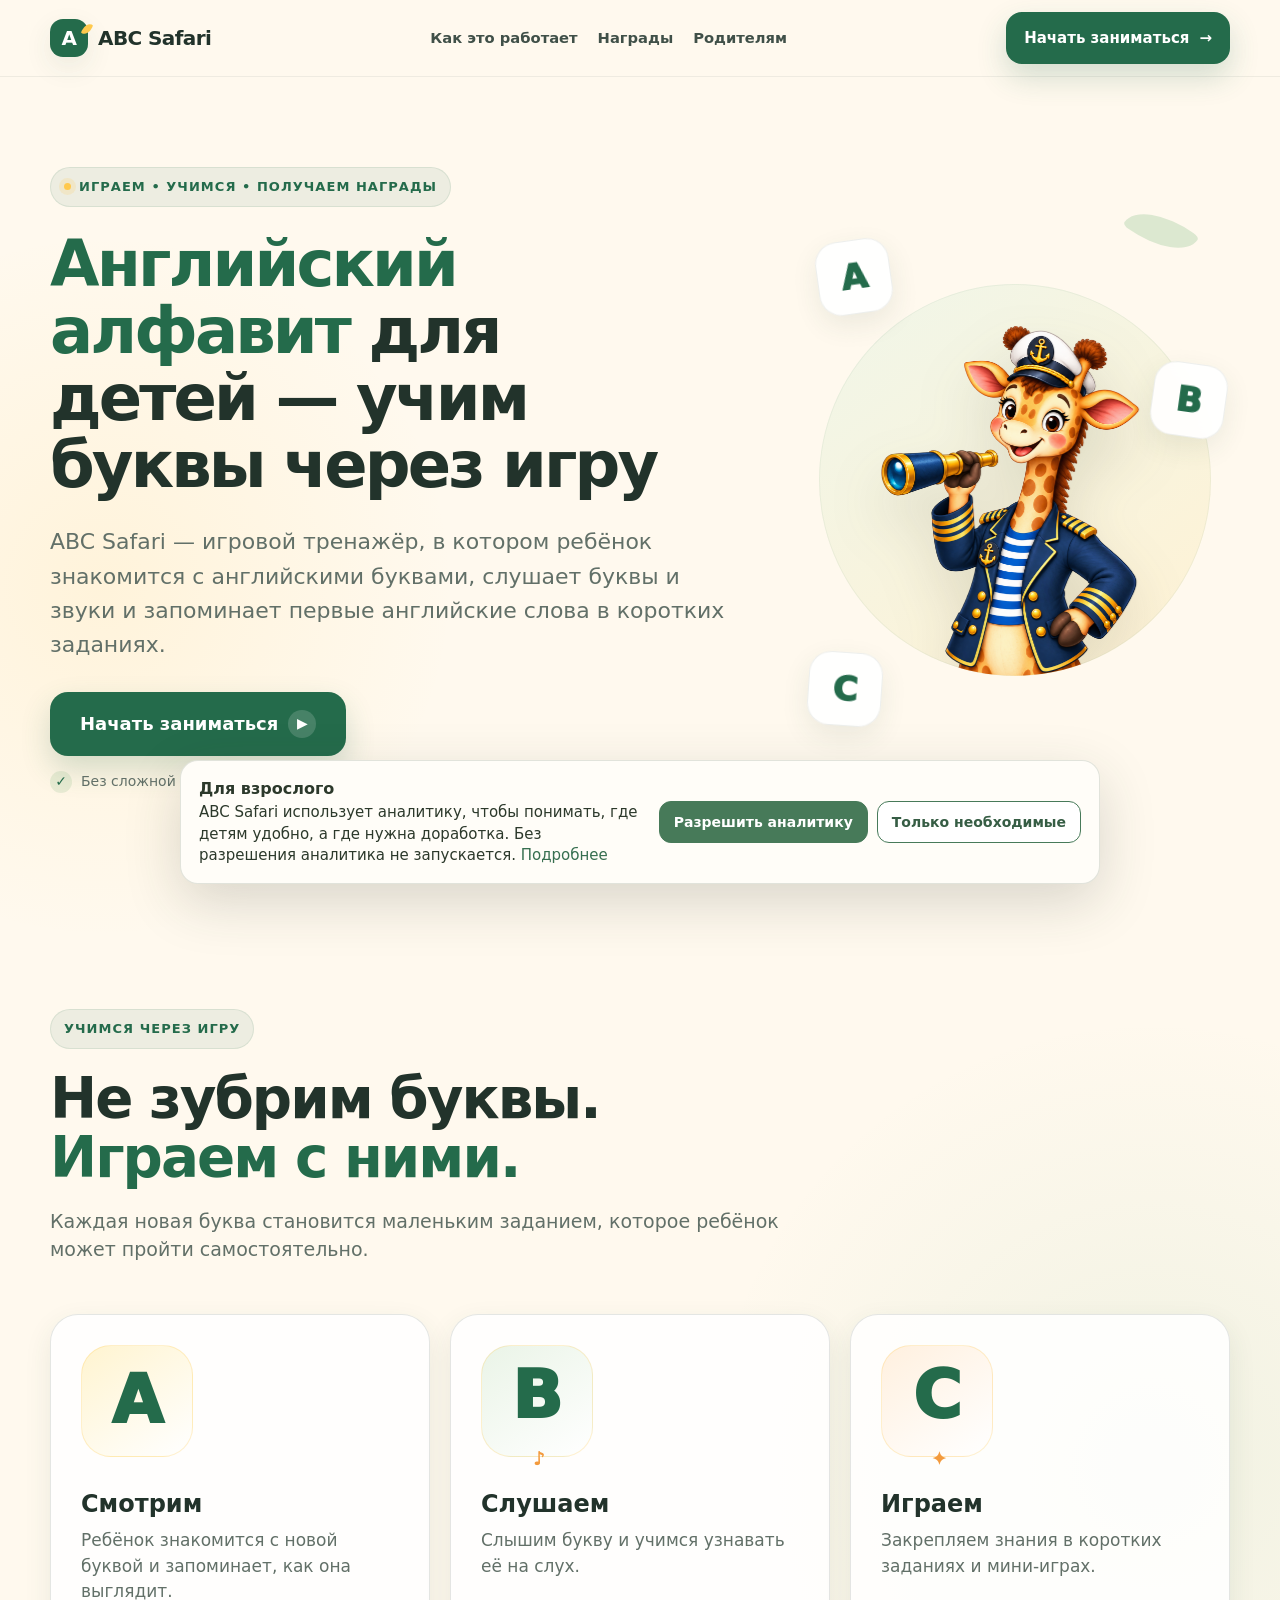
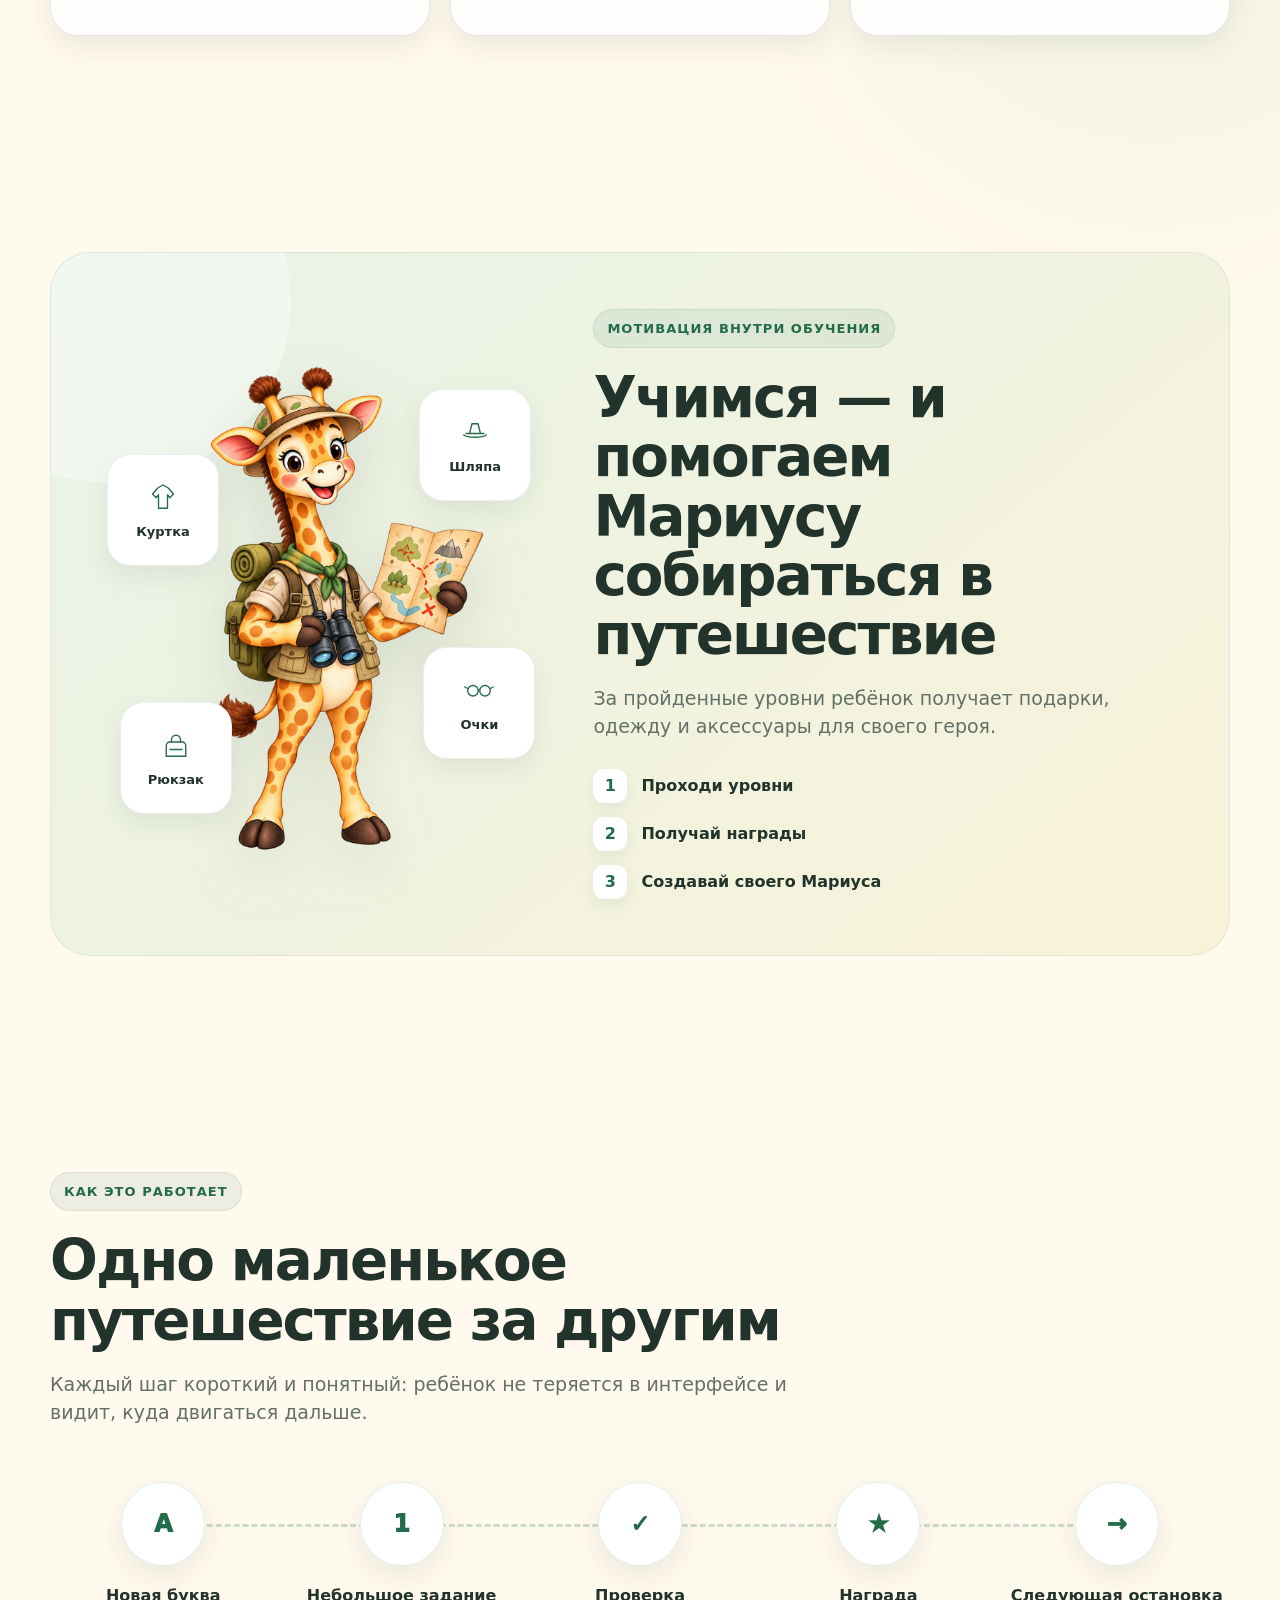
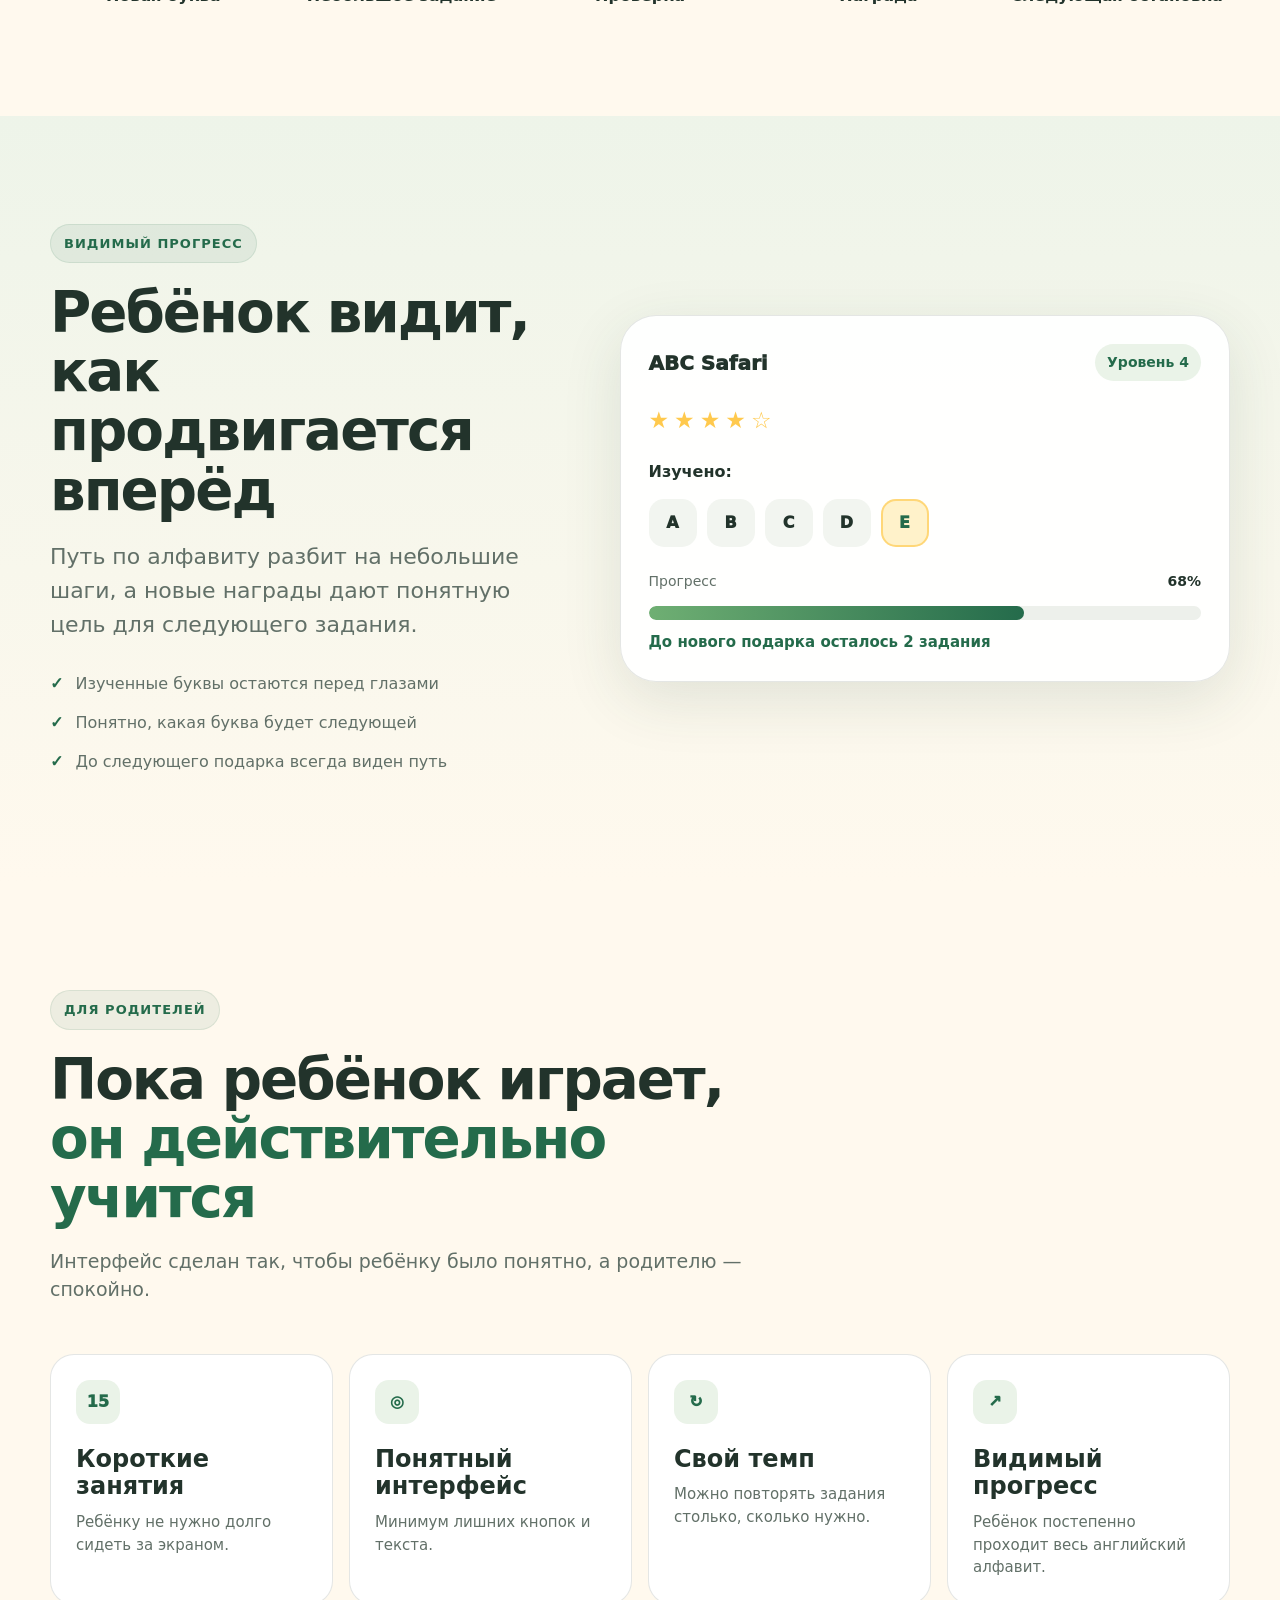
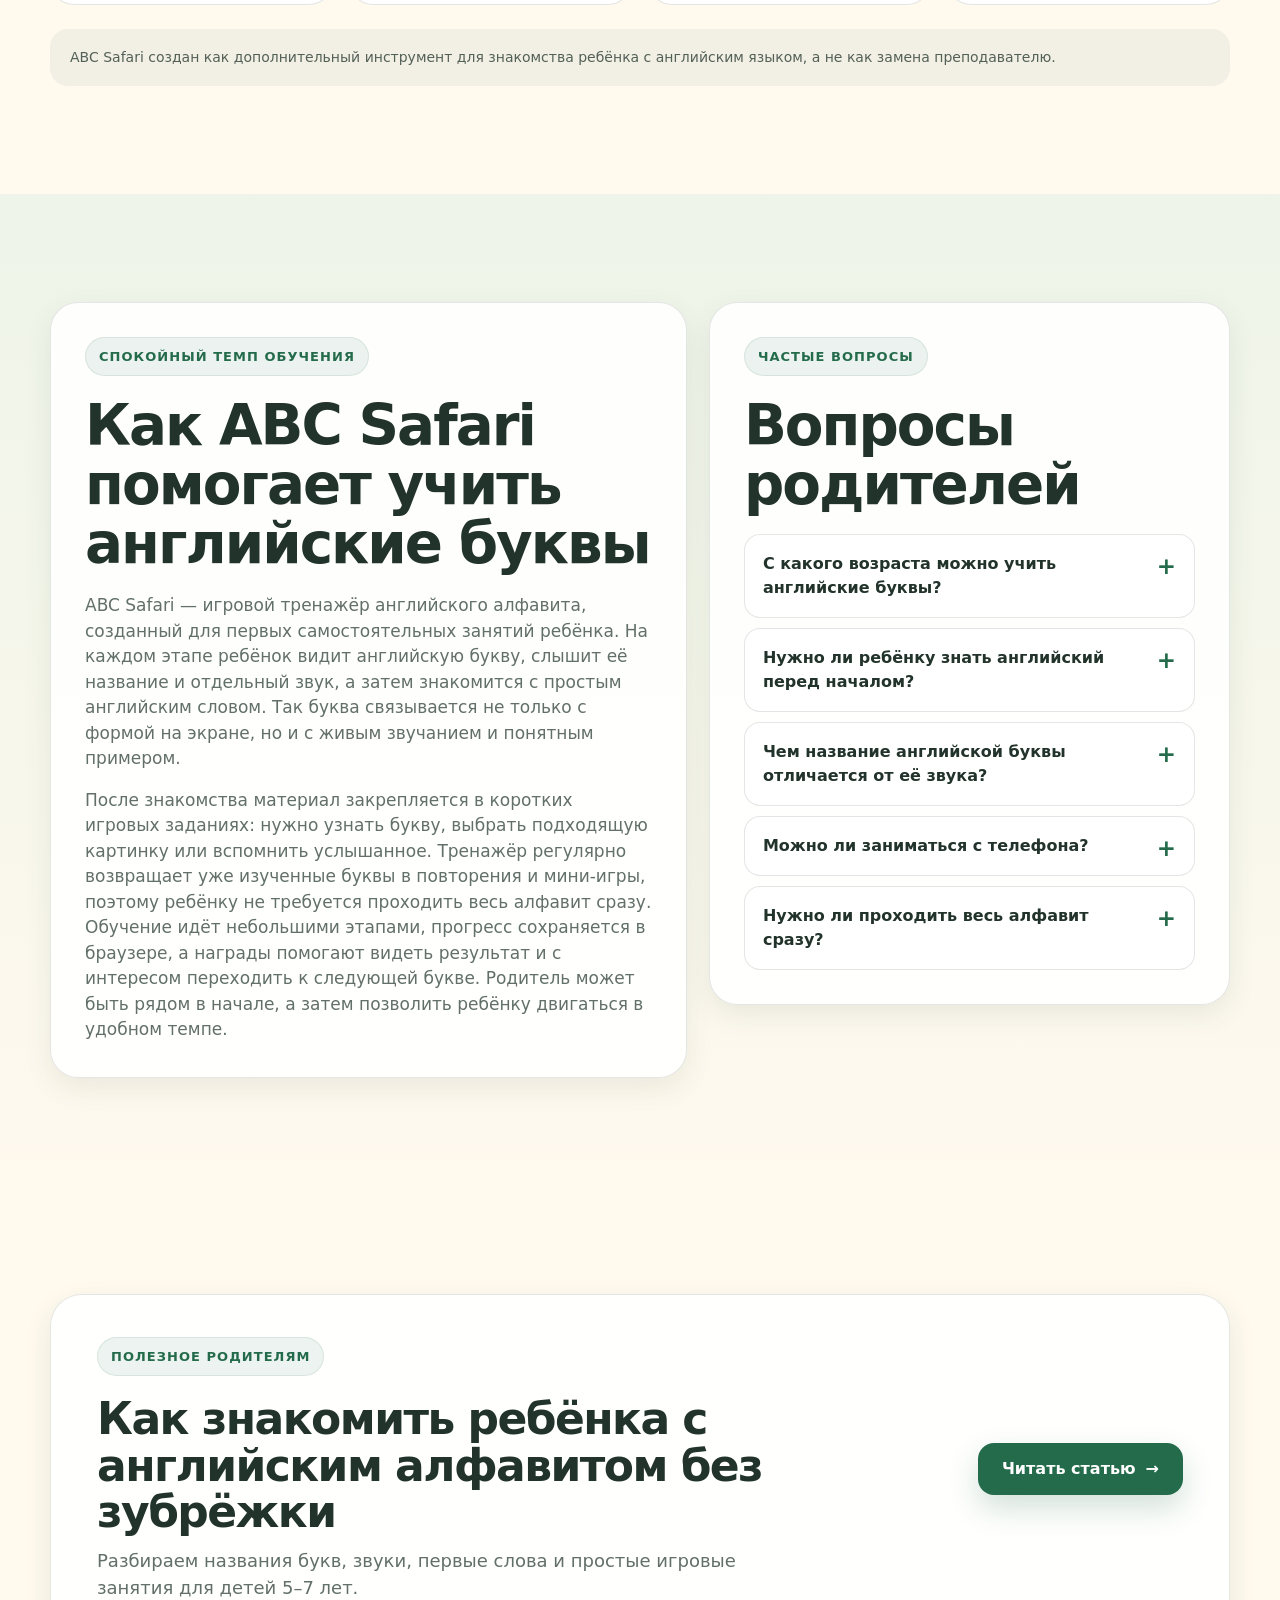
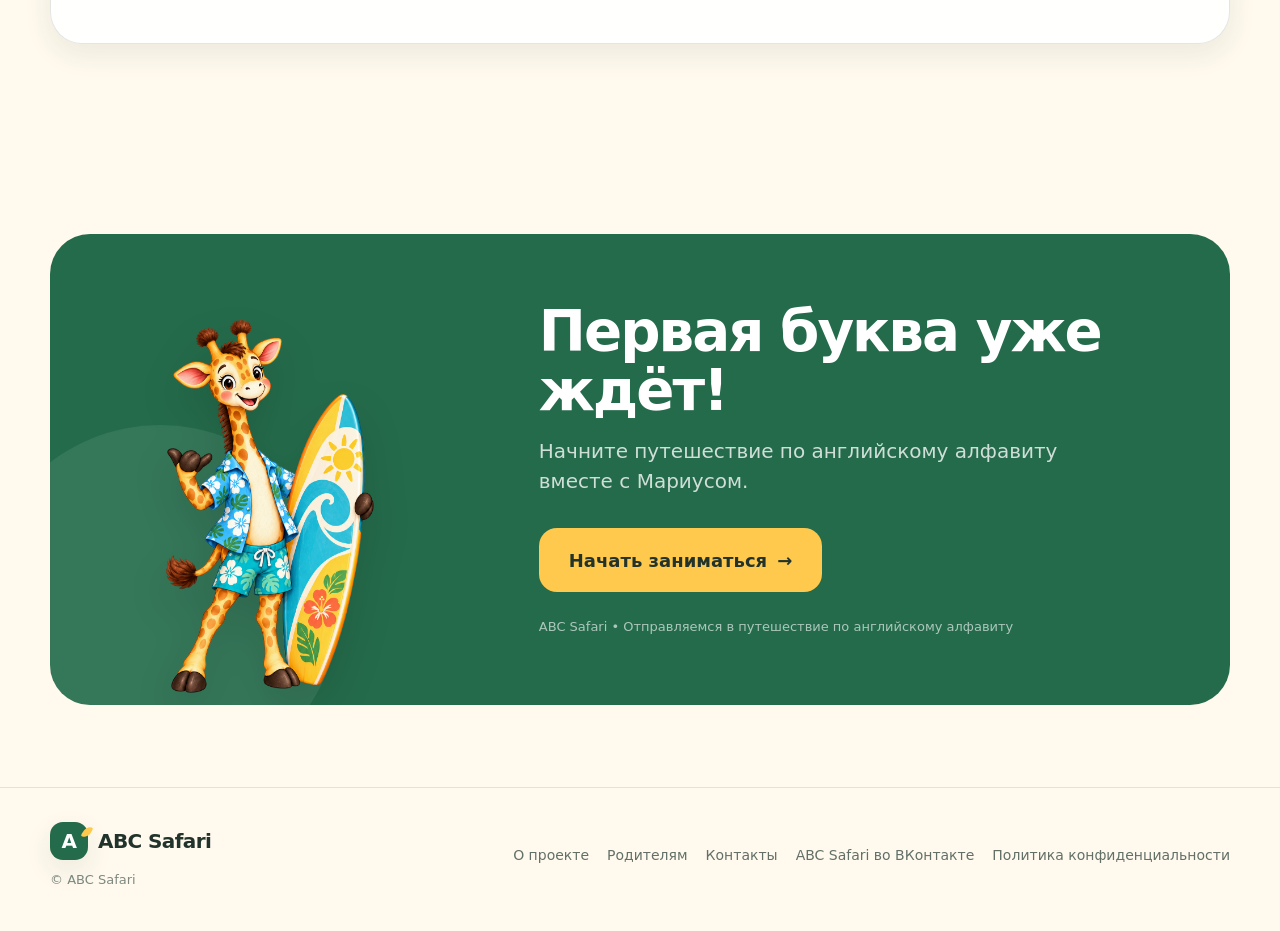
<file: index.html>
<!doctype html>
<html lang="ru">
<head>
  <meta charset="utf-8" />
  <meta name="viewport" content="width=device-width,initial-scale=1" />
  <link rel="stylesheet" href="/analytics-consent.css?v=consent-v2" />
  <script src="/analytics-consent.js?v=consent-v2"></script>
  <meta name="yandex-verification" content="87c5e5cf76004af2" />
  <meta name="description" content="Игровой онлайн-тренажёр английских букв для детей: слушаем буквы и звуки, учим первые слова, играем и получаем награды вместе с жирафом Мариусом." />
  <title>Английский алфавит для детей — игровой тренажёр ABC Safari</title>
  <link rel="canonical" href="https://abcsafari.ru/" />
  <link rel="icon" type="image/png" href="/play/icon-192.png" />
  <meta property="og:type" content="website" />
  <meta property="og:locale" content="ru_RU" />
  <meta property="og:site_name" content="ABC Safari" />
  <meta property="og:title" content="Английский алфавит для детей — игровой тренажёр ABC Safari" />
  <meta property="og:description" content="Игровой онлайн-тренажёр английских букв для детей: слушаем буквы и звуки, учим первые слова, играем и получаем награды вместе с жирафом Мариусом." />
  <meta property="og:url" content="https://abcsafari.ru/" />
  <meta name="twitter:card" content="summary" />
  <meta name="twitter:title" content="Английский алфавит для детей — игровой тренажёр ABC Safari" />
  <meta name="twitter:description" content="Игровой онлайн-тренажёр английских букв для детей: слушаем буквы и звуки, учим первые слова, играем и получаем награды вместе с жирафом Мариусом." />
  <script type="application/ld+json">
  {
    "@context": "https://schema.org",
    "@graph": [
      {
        "@type": "WebSite",
        "@id": "https://abcsafari.ru/#website",
        "name": "ABC Safari",
        "url": "https://abcsafari.ru/",
        "sameAs": [
          "https://vk.ru/abcsafari"
        ],
        "inLanguage": "ru"
      },
      {
        "@type": "SoftwareApplication",
        "@id": "https://abcsafari.ru/play/#application",
        "name": "ABC Safari",
        "url": "https://abcsafari.ru/play/",
        "applicationCategory": "EducationalApplication",
        "operatingSystem": "Web",
        "inLanguage": "ru"
      },
      {
        "@type": "FAQPage",
        "@id": "https://abcsafari.ru/#faq",
        "mainEntity": [
          {
            "@type": "Question",
            "name": "С какого возраста можно учить английские буквы?",
            "acceptedAnswer": {
              "@type": "Answer",
              "text": "Ориентируйтесь не только на возраст, но и на интерес ребёнка. ABC Safari подходит для первого знакомства с буквами, а взрослый может помочь на старте."
            }
          },
          {
            "@type": "Question",
            "name": "Нужно ли ребёнку знать английский перед началом?",
            "acceptedAnswer": {
              "@type": "Answer",
              "text": "Нет. Тренажёр начинает с базовых букв, их названий и простых слов, поэтому предварительная подготовка не требуется."
            }
          },
          {
            "@type": "Question",
            "name": "Чем название английской буквы отличается от её звука?",
            "acceptedAnswer": {
              "@type": "Answer",
              "text": "Название — это то, как букву называют в алфавите, а звук — то, как она может звучать в слове. В заданиях можно услышать и то и другое."
            }
          },
          {
            "@type": "Question",
            "name": "Можно ли заниматься с телефона?",
            "acceptedAnswer": {
              "@type": "Answer",
              "text": "Да. Сайт адаптирован для телефона и планшета; для занятий понадобится включённый звук."
            }
          },
          {
            "@type": "Question",
            "name": "Нужно ли проходить весь алфавит сразу?",
            "acceptedAnswer": {
              "@type": "Answer",
              "text": "Нет. Обучение разбито на небольшие этапы, а к уже изученным буквам можно возвращаться в повторениях и играх."
            }
          }
        ]
      }
    ]
  }
  </script>
  <style>
    :root{
      --bg:#FFF9EE;
      --bg-soft:#FAF8F3;
      --ink:#22332B;
      --muted:#627068;
      --green:#246B4B;
      --green-2:#6FAF73;
      --green-soft:#EAF3E8;
      --yellow:#FFC94D;
      --orange:#F39A3D;
      --white:#FFFFFF;
      --line:rgba(34,51,43,.12);
      --shadow:0 18px 60px rgba(43,74,57,.12);
      --shadow-sm:0 10px 28px rgba(43,74,57,.09);
      --radius:28px;
      --radius-sm:20px;
      --max:1180px;
      --trainer-url:"/play/";
    }

    *{box-sizing:border-box}
    html{scroll-behavior:smooth}
    body{
      margin:0;
      color:var(--ink);
      background:
        radial-gradient(circle at 8% 8%, rgba(255,201,77,.12), transparent 22rem),
        radial-gradient(circle at 90% 20%, rgba(111,175,115,.10), transparent 28rem),
        var(--bg);
      font-family:"Nunito","Avenir Next","Segoe UI",system-ui,-apple-system,sans-serif;
      line-height:1.5;
      -webkit-font-smoothing:antialiased;
    }
    img{max-width:100%;display:block}
    a{color:inherit;text-decoration:none}
    button,a{ -webkit-tap-highlight-color:transparent }
    :focus-visible{outline:3px solid rgba(243,154,61,.45);outline-offset:4px}
    .container{width:min(var(--max), calc(100% - 40px));margin:0 auto}
    .section{padding:108px 0;position:relative}
    .section--soft{background:linear-gradient(180deg,rgba(234,243,232,.82),rgba(255,249,238,.65))}
    .eyebrow{
      display:inline-flex;align-items:center;gap:8px;
      font-size:13px;font-weight:800;letter-spacing:.08em;text-transform:uppercase;
      color:var(--green);background:rgba(36,107,75,.08);
      border:1px solid rgba(36,107,75,.10);
      padding:9px 13px;border-radius:999px;
      margin-bottom:20px;
    }
    .eyebrow-dot{width:7px;height:7px;border-radius:50%;background:var(--yellow);box-shadow:0 0 0 5px rgba(255,201,77,.18)}
    h1,h2,h3,p{margin-top:0}
    h1{
      font-size:clamp(44px,6vw,78px);
      line-height:.98;letter-spacing:-.045em;margin-bottom:26px;
      max-width:780px;
    }
    h2{
      font-size:clamp(34px,4.4vw,58px);
      line-height:1.05;letter-spacing:-.035em;margin-bottom:20px;
    }
    h3{font-size:24px;line-height:1.15;margin-bottom:10px}
    .accent{color:var(--green)}
    .lead{
      font-size:clamp(18px,2vw,22px);line-height:1.55;color:var(--muted);
      max-width:680px;margin-bottom:30px;
    }
    .section-head{max-width:760px;margin-bottom:50px}
    .section-head p{font-size:19px;color:var(--muted);margin-bottom:0}

    /* Header */
    .site-header{
      position:sticky;top:0;z-index:50;
      backdrop-filter:blur(18px);
      background:rgba(255,249,238,.82);
      border-bottom:1px solid rgba(34,51,43,.07);
    }
    .nav{
      height:76px;
      display:grid;
      grid-template-columns:auto minmax(0,1fr) auto;
      align-items:center;
      gap:34px;
      position:relative;
    }
    .brand{display:flex;align-items:center;gap:10px;font-weight:900;font-size:22px;letter-spacing:-.03em;flex:0 0 auto}
    .brand-mark{
      width:38px;height:38px;border-radius:13px;background:var(--green);color:#fff;
      display:grid;place-items:center;font-weight:900;position:relative;box-shadow:var(--shadow-sm);
    }
    .brand-mark:after{
      content:"";position:absolute;width:8px;height:12px;border-radius:80% 10% 80% 10%;
      background:var(--yellow);right:-3px;top:4px;transform:rotate(25deg)
    }
    .nav-links{
      display:flex;
      align-items:center;
      justify-content:center;
      gap:clamp(20px,2.4vw,34px);
      color:#405048;
      font-weight:700;
      white-space:nowrap;
      min-width:0;
    }
    .nav-links a{
      display:inline-flex;
      align-items:center;
      min-height:44px;
      font-size:clamp(14px,1.15vw,17px);
    }
    .nav-links a:hover{color:var(--green)}
    .site-header > .container > .btn-primary{
      flex:0 0 auto;
      white-space:nowrap;
      padding-inline:22px;
    }

    /* Mobile menu must never appear in the desktop layout. */
    .mobile-menu{display:none}
    .btn{
      display:inline-flex;align-items:center;justify-content:center;gap:10px;
      min-height:52px;padding:0 24px;border-radius:16px;border:0;
      font-weight:900;font-size:16px;cursor:pointer;transition:.2s ease;
    }
    .btn-primary{
      color:#fff;background:var(--green);box-shadow:0 13px 30px rgba(36,107,75,.20)
    }
    .btn-primary:hover{transform:translateY(-2px);box-shadow:0 17px 38px rgba(36,107,75,.24)}
    .btn-big{min-height:64px;padding:0 30px;font-size:18px;border-radius:18px}
    .btn-icon{
      width:28px;height:28px;border-radius:50%;background:rgba(255,255,255,.16);
      display:grid;place-items:center;font-size:14px
    }
    .menu-toggle{
      display:none;
      background:none;
      border:0;
      padding:8px;
      cursor:pointer;
      justify-self:end;
    }
    .menu-toggle span{display:block;width:24px;height:2px;background:var(--ink);margin:5px 0;border-radius:99px}

    /* Hero */
    .hero{min-height:calc(100vh - 76px);display:flex;align-items:center;padding:54px 0 72px;overflow:hidden}
    .hero-grid{display:grid;grid-template-columns:minmax(0,1.25fr) minmax(0,.75fr);align-items:center;gap:clamp(24px,2.5vw,36px)}
    .hero-copy{min-width:0;position:relative;z-index:3}
    .hero h1{
      max-width:760px;font-size:clamp(44px,5vw,72px);line-height:1.05;
      word-break:normal;overflow-wrap:normal;hyphens:none;
      text-wrap:balance;
    }
    .hero .eyebrow{margin-bottom:24px}
    .hero-note{font-size:14px;color:var(--muted);margin-top:15px;display:flex;align-items:center;gap:9px}
    .hero-note:before{
      content:"✓";width:22px;height:22px;border-radius:50%;display:grid;place-items:center;
      background:rgba(111,175,115,.16);color:var(--green);font-weight:900
    }
    .hero-art{
      min-height:max(630px,min(72vh,670px));position:relative;display:grid;
      grid-template-columns:1fr min(91%,480px) 1fr;
      grid-template-rows:1fr auto 1fr;
    }
    .hero-blob{
      grid-area:2 / 2 / 3 / 3;position:relative;width:100%;aspect-ratio:1;border-radius:50%;
      background:linear-gradient(145deg,#F0F6E9,#FFF2D4);
      box-shadow:inset 0 0 0 1px rgba(36,107,75,.06);
    }
    .hero-art img{
      /* Share the circle's grid area without moving the floating letter cards. */
      grid-area:2 / 2 / 3 / 3;position:absolute;z-index:2;left:50%;bottom:0;
      transform:translateX(-50%);width:100%;height:auto;aspect-ratio:1;
      /* Side insets leave 72% of the circle width for the PNG. */
      padding-inline:14%;object-fit:contain;object-position:center bottom;
      clip-path:circle(50%);
      filter:drop-shadow(0 28px 28px rgba(69,70,39,.14));
      animation:marius-in .7s cubic-bezier(.2,.8,.2,1) both;
    }
    .float-card{
      position:absolute;z-index:4;width:74px;height:74px;border-radius:22px;background:rgba(255,255,255,.9);
      border:1px solid rgba(34,51,43,.08);box-shadow:var(--shadow-sm);display:grid;place-items:center;
      font-size:34px;font-weight:1000;color:var(--green);backdrop-filter:blur(8px);
    }
    .float-a{left:4%;top:13%;transform:rotate(-8deg);animation:float 4.8s ease-in-out infinite}
    .float-b{right:1%;top:32%;transform:rotate(8deg);animation:float 5.4s ease-in-out .4s infinite}
    .float-c{left:2%;bottom:12%;transform:rotate(4deg);animation:float 5.2s ease-in-out .8s infinite}
    .float-leaf{
      position:absolute;z-index:1;width:70px;height:34px;background:rgba(111,175,115,.24);
      border-radius:90% 10% 90% 10%;right:8%;top:9%;transform:rotate(35deg)
    }
    @keyframes marius-in{from{opacity:0}to{opacity:1}}
    @keyframes float{0%,100%{translate:0 0}50%{translate:0 -9px}}

    /* Cards */
    .cards-3{display:grid;grid-template-columns:repeat(3,1fr);gap:20px}
    .learn-card{
      background:rgba(255,255,255,.86);border:1px solid var(--line);border-radius:var(--radius);
      padding:30px;min-height:300px;box-shadow:var(--shadow-sm);position:relative;overflow:hidden;
      transition:.22s ease;
    }
    .learn-card:hover{transform:translateY(-5px);box-shadow:var(--shadow)}
    .letter-visual{
      width:112px;height:112px;border-radius:30px;display:grid;place-items:center;
      background:linear-gradient(145deg,#fff4d0,#fff);font-size:66px;font-weight:1000;color:var(--green);
      margin-bottom:34px;border:1px solid rgba(255,201,77,.26)
    }
    .learn-card:nth-child(2) .letter-visual{background:linear-gradient(145deg,#eaf4e7,#fff)}
    .learn-card:nth-child(3) .letter-visual{background:linear-gradient(145deg,#fff0df,#fff)}
    .mini-icon{font-size:18px;margin-left:4px;vertical-align:middle;color:var(--orange)}
    .learn-card p{color:var(--muted);font-size:17px;margin-bottom:0}

    /* Rewards */
    .reward-panel{
      display:grid;grid-template-columns:.85fr 1.15fr;gap:58px;align-items:center;
      border-radius:40px;background:linear-gradient(140deg,#E8F3E7,#F8F2D9);
      padding:56px;position:relative;overflow:hidden;border:1px solid rgba(36,107,75,.08)
    }
    .reward-panel:before{
      content:"";position:absolute;width:360px;height:360px;border-radius:50%;background:rgba(255,255,255,.38);
      left:-120px;top:-130px
    }
    .reward-visual{position:relative;min-height:500px;display:flex;align-items:flex-end;justify-content:center}
    .reward-visual img{height:490px;width:auto;object-fit:contain;position:relative;z-index:2;filter:drop-shadow(0 22px 30px rgba(45,67,53,.13))}
    .item-card{
      position:absolute;z-index:3;width:112px;height:112px;background:#fff;border-radius:24px;
      border:1px solid rgba(34,51,43,.08);box-shadow:var(--shadow-sm);display:flex;flex-direction:column;
      align-items:center;justify-content:center;gap:7px;font-weight:900;font-size:13px
    }
    .item-card svg{width:36px;height:36px;stroke:var(--green);stroke-width:1.8;fill:none;stroke-linecap:round;stroke-linejoin:round}
    .item-1{left:0;top:20%}.item-2{right:1%;top:7%}.item-3{left:3%;bottom:8%}.item-4{right:0;bottom:19%}
    .reward-copy p{color:var(--muted);font-size:19px}
    .steps-mini{display:grid;gap:14px;margin-top:28px}
    .mini-step{display:flex;align-items:center;gap:14px;font-weight:900}
    .mini-step span{width:34px;height:34px;border-radius:11px;background:#fff;display:grid;place-items:center;color:var(--green);box-shadow:0 6px 14px rgba(36,107,75,.08)}

    /* Journey */
    .journey{
      display:grid;grid-template-columns:repeat(5,1fr);gap:12px;position:relative;margin-top:55px;
    }
    .journey:before{
      content:"";position:absolute;left:8%;right:8%;top:42px;border-top:3px dashed rgba(36,107,75,.22)
    }
    .journey-step{position:relative;text-align:center;z-index:1}
    .journey-dot{
      width:84px;height:84px;margin:0 auto 18px;border-radius:50%;background:var(--white);
      border:1px solid rgba(36,107,75,.10);box-shadow:var(--shadow-sm);display:grid;place-items:center;
      font-size:24px;font-weight:1000;color:var(--green)
    }
    .journey-step strong{display:block;font-size:16px}

    /* Progress mockup */
    .progress-grid{display:grid;grid-template-columns:.9fr 1.1fr;gap:70px;align-items:center}
    .progress-mock{
      background:rgba(255,255,255,.92);border:1px solid var(--line);border-radius:36px;
      padding:28px;box-shadow:var(--shadow);transform:rotate(1deg)
    }
    .mock-top{display:flex;justify-content:space-between;align-items:center;margin-bottom:22px}
    .mock-brand{font-weight:1000;font-size:20px}
    .level-pill{padding:8px 12px;border-radius:999px;background:var(--green-soft);font-weight:900;color:var(--green);font-size:14px}
    .stars{letter-spacing:5px;color:var(--yellow);font-size:23px;margin-bottom:22px}
    .letters{display:flex;gap:10px;flex-wrap:wrap;margin:15px 0 24px}
    .letter-chip{width:48px;height:48px;border-radius:15px;background:#f2f5f0;display:grid;place-items:center;font-weight:1000}
    .letter-chip.next{background:#fff2ca;color:var(--green);box-shadow:inset 0 0 0 2px rgba(255,201,77,.65)}
    .progress-track{height:14px;background:#edf0eb;border-radius:99px;overflow:hidden;margin:14px 0 11px}
    .progress-fill{width:68%;height:100%;background:linear-gradient(90deg,var(--green-2),var(--green));border-radius:inherit}
    .gift-note{font-weight:900;color:var(--green);font-size:15px}
    .progress-copy ul{list-style:none;padding:0;margin:28px 0 0;display:grid;gap:15px}
    .progress-copy li{display:flex;gap:12px;color:var(--muted)}
    .progress-copy li:before{content:"✓";color:var(--green);font-weight:1000}

    /* Parents */
    .benefits{display:grid;grid-template-columns:repeat(4,1fr);gap:16px}
    .benefit{
      background:#fff;border:1px solid var(--line);border-radius:24px;padding:25px;min-height:190px
    }
    .benefit-icon{
      width:44px;height:44px;border-radius:14px;background:var(--green-soft);display:grid;place-items:center;
      color:var(--green);font-weight:1000;margin-bottom:22px
    }
    .benefit p{color:var(--muted);margin-bottom:0;font-size:15px}
    .parent-note{
      margin-top:24px;padding:18px 20px;border-radius:18px;background:rgba(36,107,75,.06);
      color:#536058;font-size:14px
    }

    /* Parent guide and FAQ */
    .guide-grid{display:grid;grid-template-columns:1.1fr .9fr;gap:22px;align-items:start}
    .guide-card,.faq-card{
      background:rgba(255,255,255,.9);border:1px solid var(--line);border-radius:var(--radius);
      padding:34px;box-shadow:var(--shadow-sm)
    }
    .guide-card p{font-size:17px;color:var(--muted);margin-bottom:16px}
    .guide-card p:last-child{margin-bottom:0}
    .resource-card{
      display:grid;grid-template-columns:minmax(0,1fr) auto;gap:36px;align-items:center;
      padding:42px 46px;border:1px solid var(--line);border-radius:32px;
      background:rgba(255,255,255,.9);box-shadow:var(--shadow-sm)
    }
    .resource-card h2{margin-bottom:12px;font-size:clamp(30px,4vw,44px)}
    .resource-card p{max-width:720px;margin-bottom:0;color:var(--muted);font-size:18px}
    .faq-list{display:grid;gap:10px}
    .faq-list details{border:1px solid var(--line);border-radius:16px;background:#fff;padding:0 18px}
    .faq-list summary{cursor:pointer;font-weight:900;padding:17px 30px 17px 0;position:relative;list-style:none}
    .faq-list summary::-webkit-details-marker{display:none}
    .faq-list summary:after{content:"+";position:absolute;right:0;top:14px;color:var(--green);font-size:23px}
    .faq-list details[open] summary:after{content:"−"}
    .faq-list p{color:var(--muted);margin:0;padding:0 0 17px;font-size:15px}

    /* CTA */
    .final-cta{padding-top:82px;padding-bottom:82px}
    .cta-box{
      border-radius:40px;background:var(--green);color:#fff;display:grid;grid-template-columns:.72fr 1.28fr;
      min-height:420px;overflow:hidden;position:relative
    }
    .cta-art{position:relative;display:flex;align-items:flex-end;justify-content:center}
    .cta-art:before{
      content:"";position:absolute;width:360px;height:360px;border-radius:50%;background:rgba(255,255,255,.08);
      left:-70px;bottom:-80px
    }
    .cta-art img{height:390px;width:auto;object-fit:contain;position:relative;z-index:2;filter:drop-shadow(0 18px 20px rgba(0,0,0,.12))}
    .cta-copy{padding:68px 64px;display:flex;flex-direction:column;justify-content:center}
    .cta-copy h2{color:#fff;margin-bottom:16px}
    .cta-copy p{font-size:20px;color:rgba(255,255,255,.78);max-width:560px}
    .cta-copy .btn{align-self:flex-start;background:var(--yellow);color:var(--ink);box-shadow:none;margin-top:12px}
    .cta-copy .btn:hover{transform:translateY(-2px);background:#ffd469}
    .cta-sign{margin-top:25px;font-size:13px;color:rgba(255,255,255,.62)}

    /* Footer */
    footer{padding:34px 0 42px;border-top:1px solid var(--line)}
    .footer-row{display:flex;align-items:center;justify-content:space-between;gap:24px;flex-wrap:wrap}
    .footer-links{display:flex;gap:18px;flex-wrap:wrap;color:var(--muted);font-size:14px}
    .copyright{font-size:13px;color:#7d8981}

    /* Reveal */
    .reveal{opacity:0;transform:translateY(18px);transition:opacity .55s ease, transform .55s ease}
    .reveal.is-visible{opacity:1;transform:none}

    @media (min-width:1121px) and (max-width:1280px){
      .nav{gap:22px}
      .brand{font-size:20px}
      .nav-links{gap:20px}
      .site-header > .container > .btn-primary{
        padding-inline:18px;
        font-size:15px;
      }
    }

    @media (max-width: 1120px){
      .nav{
        grid-template-columns:auto 1fr auto;
        gap:16px;
      }
      .nav-links{display:none}
      .site-header > .container > .btn-primary{display:none}
      .menu-toggle{display:block}
      .mobile-menu{
        display:none;
        position:absolute;
        left:0;
        right:0;
        top:calc(100% + 8px);
        background:#fff;
        border-radius:20px;
        padding:16px;
        box-shadow:var(--shadow);
        border:1px solid var(--line);
        z-index:100;
      }
      .mobile-menu.open{display:grid;gap:4px}
      .mobile-menu a{padding:12px 10px;border-radius:12px;font-weight:800}
      .mobile-menu .btn{margin-top:8px}
      .hero-grid,.reward-panel,.progress-grid,.cta-box,.guide-grid,.resource-card{grid-template-columns:1fr}
      .hero{padding-top:38px}
      .hero-art{min-height:520px}
      .reward-panel{padding:36px}
      .reward-visual{order:2;min-height:430px}
      .reward-visual img{height:420px}
      .cards-3{grid-template-columns:1fr 1fr}
      .learn-card:last-child{grid-column:span 2}
      .benefits{grid-template-columns:1fr 1fr}
      .cta-art{order:2}
      .cta-copy{padding:54px 38px 10px}
      .cta-art img{height:340px}
    }

    @media (max-width: 700px){
      .container{width:min(100% - 26px, var(--max))}
      .section{padding:78px 0}
      .eyebrow{margin-bottom:18px}
      .nav{height:68px}
      .hero{min-height:auto;padding:34px 0 44px}
      .hero-grid{gap:5px}
      h1{font-size:clamp(42px,13vw,60px)}
      .hero h1{max-width:100%;font-size:clamp(28px,9.5vw,52px)}
      .lead{font-size:18px}
      .btn-big{width:100%}
      .hero-note{align-items:flex-start}
      .hero-art{min-height:430px;margin-top:12px;grid-template-columns:1fr min(91%,390px) 1fr}
      .hero-art img{padding-inline:16%}
      .float-card{width:58px;height:58px;font-size:27px;border-radius:18px}
      .cards-3{grid-template-columns:1fr}
      .learn-card:last-child{grid-column:auto}
      .reward-panel{padding:28px 20px;border-radius:30px}
      .reward-visual{min-height:390px}
      .reward-visual img{height:370px}
      .item-card{width:86px;height:86px;border-radius:20px;font-size:11px}
      .item-card svg{width:29px;height:29px}
      .journey{grid-template-columns:1fr;gap:0;margin-top:36px}
      .journey:before{left:41px;right:auto;top:10px;bottom:10px;height:auto;border-top:0;border-left:3px dashed rgba(36,107,75,.22)}
      .journey-step{display:grid;grid-template-columns:84px 1fr;align-items:center;text-align:left;gap:20px;margin-bottom:18px}
      .journey-dot{margin:0}
      .progress-grid{gap:40px}
      .progress-mock{padding:22px;border-radius:28px;transform:none}
      .benefits{grid-template-columns:1fr}
      .benefit{min-height:auto}
      .resource-card{padding:30px 24px;border-radius:26px}
      .resource-card .btn{width:100%}
      .cta-box{border-radius:30px}
      .cta-copy{padding:42px 26px 8px}
      .cta-copy .btn{width:100%}
      .cta-art img{height:310px}
      .footer-row{align-items:flex-start;flex-direction:column}
    }

    @media (prefers-reduced-motion:reduce){
      *,*::before,*::after{animation:none!important;transition:none!important;scroll-behavior:auto!important}
      .reveal{opacity:1;transform:none}
    }
  </style>
</head>
<body>
  <header class="site-header">
    <div class="container nav">
      <a class="brand" href="#top" aria-label="ABC Safari — на главную">
        <span class="brand-mark">A</span>
        <span>ABC Safari</span>
      </a>

      <nav class="nav-links" aria-label="Основная навигация">
        <a href="#how">Как это работает</a>
        <a href="#rewards">Награды</a>
        <a href="#parents">Родителям</a>
      </nav>

      <a class="btn btn-primary" data-trainer-link href="/play/">
        Начать заниматься <span aria-hidden="true">→</span>
      </a>

      <button class="menu-toggle" type="button" aria-label="Открыть меню" aria-expanded="false" aria-controls="mobile-menu">
        <span></span><span></span><span></span>
      </button>

      <div class="mobile-menu" id="mobile-menu">
        <a href="#how">Как это работает</a>
        <a href="#rewards">Награды</a>
        <a href="#parents">Родителям</a>
        <a class="btn btn-primary" data-trainer-link href="/play/">Начать заниматься</a>
      </div>
    </div>
  </header>

  <main id="top">
    <section class="hero">
      <div class="container hero-grid">
        <div class="hero-copy">
          <div class="eyebrow"><span class="eyebrow-dot"></span> Играем • Учимся • Получаем награды</div>
          <h1><span class="accent">Английский алфавит</span> для детей — учим буквы через игру</h1>
          <p class="lead">ABC Safari — игровой тренажёр, в котором ребёнок знакомится с английскими буквами, слушает буквы и звуки и запоминает первые английские слова в коротких заданиях.</p>
          <a class="btn btn-primary btn-big" data-trainer-link href="/play/">
            Начать заниматься
            <span class="btn-icon" aria-hidden="true">▶</span>
          </a>
          <div class="hero-note">Без сложной регистрации • Первые задания можно попробовать сразу</div>
        </div>

        <div class="hero-art" aria-label="Жираф Мариус">
          <div class="hero-blob"></div>
          <div class="float-leaf" aria-hidden="true"></div>
          <div class="float-card float-a" aria-hidden="true">A</div>
          <div class="float-card float-b" aria-hidden="true">B</div>
          <div class="float-card float-c" aria-hidden="true">C</div>
          <img src="play/images/marius-captain.png" alt="Жираф Мариус изучает английские буквы" />
        </div>
      </div>
    </section>

    <section class="section" id="how">
      <div class="container">
        <div class="section-head reveal">
          <span class="eyebrow">Учимся через игру</span>
          <h2>Не зубрим буквы.<br><span class="accent">Играем с ними.</span></h2>
          <p>Каждая новая буква становится маленьким заданием, которое ребёнок может пройти самостоятельно.</p>
        </div>

        <div class="cards-3">
          <article class="learn-card reveal">
            <div class="letter-visual">A</div>
            <h3>Смотрим</h3>
            <p>Ребёнок знакомится с новой буквой и запоминает, как она выглядит.</p>
          </article>
          <article class="learn-card reveal">
            <div class="letter-visual">B <span class="mini-icon" aria-hidden="true">♪</span></div>
            <h3>Слушаем</h3>
            <p>Слышим букву и учимся узнавать её на слух.</p>
          </article>
          <article class="learn-card reveal">
            <div class="letter-visual">C <span class="mini-icon" aria-hidden="true">✦</span></div>
            <h3>Играем</h3>
            <p>Закрепляем знания в коротких заданиях и мини-играх.</p>
          </article>
        </div>
      </div>
    </section>

    <section class="section" id="rewards">
      <div class="container">
        <div class="reward-panel reveal">
          <div class="reward-visual">
            <img src="play/images/marius-traveler.png" loading="lazy" alt="Жираф Мариус в путешествии" />
            <div class="item-card item-1" aria-label="Куртка">
              <svg viewBox="0 0 48 48" aria-hidden="true"><path d="M17 12 24 8l7 4 7 8-5 5-3-4v18H18V21l-3 4-5-5 7-8Z"/></svg>
              Куртка
            </div>
            <div class="item-card item-2" aria-label="Шляпа">
              <svg viewBox="0 0 48 48" aria-hidden="true"><path d="M12 26h24M17 25l3-12h8l3 12M9 28c5 4 25 4 30 0"/></svg>
              Шляпа
            </div>
            <div class="item-card item-3" aria-label="Рюкзак">
              <svg viewBox="0 0 48 48" aria-hidden="true"><path d="M16 20h16a5 5 0 0 1 5 5v14H11V25a5 5 0 0 1 5-5Z"/><path d="M18 20v-3a6 6 0 0 1 12 0v3M16 30h16"/></svg>
              Рюкзак
            </div>
            <div class="item-card item-4" aria-label="Очки">
              <svg viewBox="0 0 48 48" aria-hidden="true"><circle cx="16" cy="25" r="7"/><circle cx="32" cy="25" r="7"/><path d="M23 24h2M9 22l-4-2M39 22l4-2"/></svg>
              Очки
            </div>
          </div>

          <div class="reward-copy">
            <span class="eyebrow">Мотивация внутри обучения</span>
            <h2>Учимся — и помогаем Мариусу собираться в путешествие</h2>
            <p>За пройденные уровни ребёнок получает подарки, одежду и аксессуары для своего героя.</p>

            <div class="steps-mini">
              <div class="mini-step"><span>1</span> Проходи уровни</div>
              <div class="mini-step"><span>2</span> Получай награды</div>
              <div class="mini-step"><span>3</span> Создавай своего Мариуса</div>
            </div>
          </div>
        </div>
      </div>
    </section>

    <section class="section">
      <div class="container">
        <div class="section-head reveal">
          <span class="eyebrow">Как это работает</span>
          <h2>Одно маленькое путешествие за другим</h2>
          <p>Каждый шаг короткий и понятный: ребёнок не теряется в интерфейсе и видит, куда двигаться дальше.</p>
        </div>

        <div class="journey reveal" aria-label="Пять этапов обучения">
          <div class="journey-step"><div class="journey-dot">A</div><strong>Новая буква</strong></div>
          <div class="journey-step"><div class="journey-dot">1</div><strong>Небольшое задание</strong></div>
          <div class="journey-step"><div class="journey-dot">✓</div><strong>Проверка</strong></div>
          <div class="journey-step"><div class="journey-dot">★</div><strong>Награда</strong></div>
          <div class="journey-step"><div class="journey-dot">→</div><strong>Следующая остановка</strong></div>
        </div>
      </div>
    </section>

    <section class="section section--soft">
      <div class="container progress-grid">
        <div class="progress-copy reveal">
          <span class="eyebrow">Видимый прогресс</span>
          <h2>Ребёнок видит, как продвигается вперёд</h2>
          <p class="lead">Путь по алфавиту разбит на небольшие шаги, а новые награды дают понятную цель для следующего задания.</p>
          <ul>
            <li>Изученные буквы остаются перед глазами</li>
            <li>Понятно, какая буква будет следующей</li>
            <li>До следующего подарка всегда виден путь</li>
          </ul>
        </div>

        <div class="progress-mock reveal" aria-label="Пример экрана прогресса">
          <div class="mock-top">
            <div class="mock-brand">ABC Safari</div>
            <div class="level-pill">Уровень 4</div>
          </div>
          <div class="stars" aria-label="Четыре звезды из пяти">★★★★☆</div>
          <strong>Изучено:</strong>
          <div class="letters">
            <div class="letter-chip">A</div>
            <div class="letter-chip">B</div>
            <div class="letter-chip">C</div>
            <div class="letter-chip">D</div>
            <div class="letter-chip next">E</div>
          </div>
          <div style="display:flex;justify-content:space-between;gap:20px;font-size:14px;color:var(--muted)">
            <span>Прогресс</span><strong style="color:var(--ink)">68%</strong>
          </div>
          <div class="progress-track"><div class="progress-fill"></div></div>
          <div class="gift-note">До нового подарка осталось 2 задания</div>
        </div>
      </div>
    </section>

    <section class="section" id="parents">
      <div class="container">
        <div class="section-head reveal">
          <span class="eyebrow">Для родителей</span>
          <h2>Пока ребёнок играет,<br><span class="accent">он действительно учится</span></h2>
          <p>Интерфейс сделан так, чтобы ребёнку было понятно, а родителю — спокойно.</p>
        </div>

        <div class="benefits">
          <article class="benefit reveal">
            <div class="benefit-icon">15</div>
            <h3>Короткие занятия</h3>
            <p>Ребёнку не нужно долго сидеть за экраном.</p>
          </article>
          <article class="benefit reveal">
            <div class="benefit-icon">◎</div>
            <h3>Понятный интерфейс</h3>
            <p>Минимум лишних кнопок и текста.</p>
          </article>
          <article class="benefit reveal">
            <div class="benefit-icon">↻</div>
            <h3>Свой темп</h3>
            <p>Можно повторять задания столько, сколько нужно.</p>
          </article>
          <article class="benefit reveal">
            <div class="benefit-icon">↗</div>
            <h3>Видимый прогресс</h3>
            <p>Ребёнок постепенно проходит весь английский алфавит.</p>
          </article>
        </div>

        <div class="parent-note reveal">
          ABC Safari создан как дополнительный инструмент для знакомства ребёнка с английским языком, а не как замена преподавателю.
        </div>
      </div>
    </section>

    <section class="section section--soft" aria-labelledby="parent-guide-title">
      <div class="container guide-grid">
        <article class="guide-card reveal">
          <span class="eyebrow">Спокойный темп обучения</span>
          <h2 id="parent-guide-title">Как ABC Safari помогает учить английские буквы</h2>
          <p>ABC Safari — игровой тренажёр английского алфавита, созданный для первых самостоятельных занятий ребёнка. На каждом этапе ребёнок видит английскую букву, слышит её название и отдельный звук, а затем знакомится с простым английским словом. Так буква связывается не только с формой на экране, но и с живым звучанием и понятным примером.</p>
          <p>После знакомства материал закрепляется в коротких игровых заданиях: нужно узнать букву, выбрать подходящую картинку или вспомнить услышанное. Тренажёр регулярно возвращает уже изученные буквы в повторения и мини-игры, поэтому ребёнку не требуется проходить весь алфавит сразу. Обучение идёт небольшими этапами, прогресс сохраняется в браузере, а награды помогают видеть результат и с интересом переходить к следующей букве. Родитель может быть рядом в начале, а затем позволить ребёнку двигаться в удобном темпе.</p>
        </article>

        <div class="faq-card reveal" id="faq">
          <span class="eyebrow">Частые вопросы</span>
          <h2>Вопросы родителей</h2>
          <div class="faq-list">
            <details>
              <summary>С какого возраста можно учить английские буквы?</summary>
              <p>Ориентируйтесь не только на возраст, но и на интерес ребёнка. ABC Safari подходит для первого знакомства с буквами, а взрослый может помочь на старте.</p>
            </details>
            <details>
              <summary>Нужно ли ребёнку знать английский перед началом?</summary>
              <p>Нет. Тренажёр начинает с базовых букв, их названий и простых слов, поэтому предварительная подготовка не требуется.</p>
            </details>
            <details>
              <summary>Чем название английской буквы отличается от её звука?</summary>
              <p>Название — это то, как букву называют в алфавите, а звук — то, как она может звучать в слове. В заданиях можно услышать и то и другое.</p>
            </details>
            <details>
              <summary>Можно ли заниматься с телефона?</summary>
              <p>Да. Сайт адаптирован для телефона и планшета; для занятий понадобится включённый звук.</p>
            </details>
            <details>
              <summary>Нужно ли проходить весь алфавит сразу?</summary>
              <p>Нет. Обучение разбито на небольшие этапы, а к уже изученным буквам можно возвращаться в повторениях и играх.</p>
            </details>
          </div>
        </div>
      </div>
    </section>

    <section class="section" aria-labelledby="useful-title">
      <div class="container">
        <div class="resource-card reveal">
          <div>
            <span class="eyebrow">Полезное родителям</span>
            <h2 id="useful-title">Как знакомить ребёнка с английским алфавитом без зубрёжки</h2>
            <p>Разбираем названия букв, звуки, первые слова и простые игровые занятия для детей 5–7 лет.</p>
          </div>
          <a class="btn btn-primary" href="/articles/angliyskiy-alfavit-dlya-detey/">Читать статью <span aria-hidden="true">→</span></a>
        </div>
      </div>
    </section>

    <section class="section final-cta">
      <div class="container">
        <div class="cta-box reveal">
          <div class="cta-art">
            <img src="play/images/marius-surfer.png" loading="lazy" alt="Жираф Мариус отправляется в путешествие по английскому алфавиту" />
          </div>
          <div class="cta-copy">
            <h2>Первая буква уже ждёт!</h2>
            <p>Начните путешествие по английскому алфавиту вместе с Мариусом.</p>
            <a class="btn btn-big" data-trainer-link href="/play/">Начать заниматься <span aria-hidden="true">→</span></a>
            <div class="cta-sign">ABC Safari • Отправляемся в путешествие по английскому алфавиту</div>
          </div>
        </div>
      </div>
    </section>
  </main>

  <footer>
    <div class="container footer-row">
      <div>
        <div class="brand"><span class="brand-mark">A</span><span>ABC Safari</span></div>
        <div class="copyright" style="margin-top:10px">© ABC Safari</div>
      </div>
      <div class="footer-links">
        <a href="/about/">О проекте</a>
        <a href="#parents">Родителям</a>
        <a href="/contacts/">Контакты</a>
        <a href="https://vk.ru/abcsafari" target="_blank" rel="noopener noreferrer">ABC Safari во ВКонтакте</a>
        <a href="/privacy/">Политика конфиденциальности</a>
      </div>
    </div>
  </footer>

  <script>
    // Меняйте URL тренажёра только здесь.
    const TRAINER_URL = "/play/";
    document.querySelectorAll("[data-trainer-link]").forEach(link => {
      link.setAttribute("href", TRAINER_URL);
    });

    const toggle = document.querySelector(".menu-toggle");
    const mobileMenu = document.querySelector("#mobile-menu");
    toggle?.addEventListener("click", () => {
      const opened = mobileMenu.classList.toggle("open");
      toggle.setAttribute("aria-expanded", String(opened));
    });
    mobileMenu?.querySelectorAll("a").forEach(link => {
      link.addEventListener("click", () => {
        mobileMenu.classList.remove("open");
        toggle.setAttribute("aria-expanded", "false");
      });
    });

    const reduced = window.matchMedia("(prefers-reduced-motion: reduce)").matches;
    if (!reduced && "IntersectionObserver" in window) {
      const io = new IntersectionObserver(entries => {
        entries.forEach(entry => {
          if (entry.isIntersecting) {
            entry.target.classList.add("is-visible");
            io.unobserve(entry.target);
          }
        });
      }, { threshold: .12 });
      document.querySelectorAll(".reveal").forEach(el => io.observe(el));
    } else {
      document.querySelectorAll(".reveal").forEach(el => el.classList.add("is-visible"));
    }
  </script>
</body>
</html>
</file>
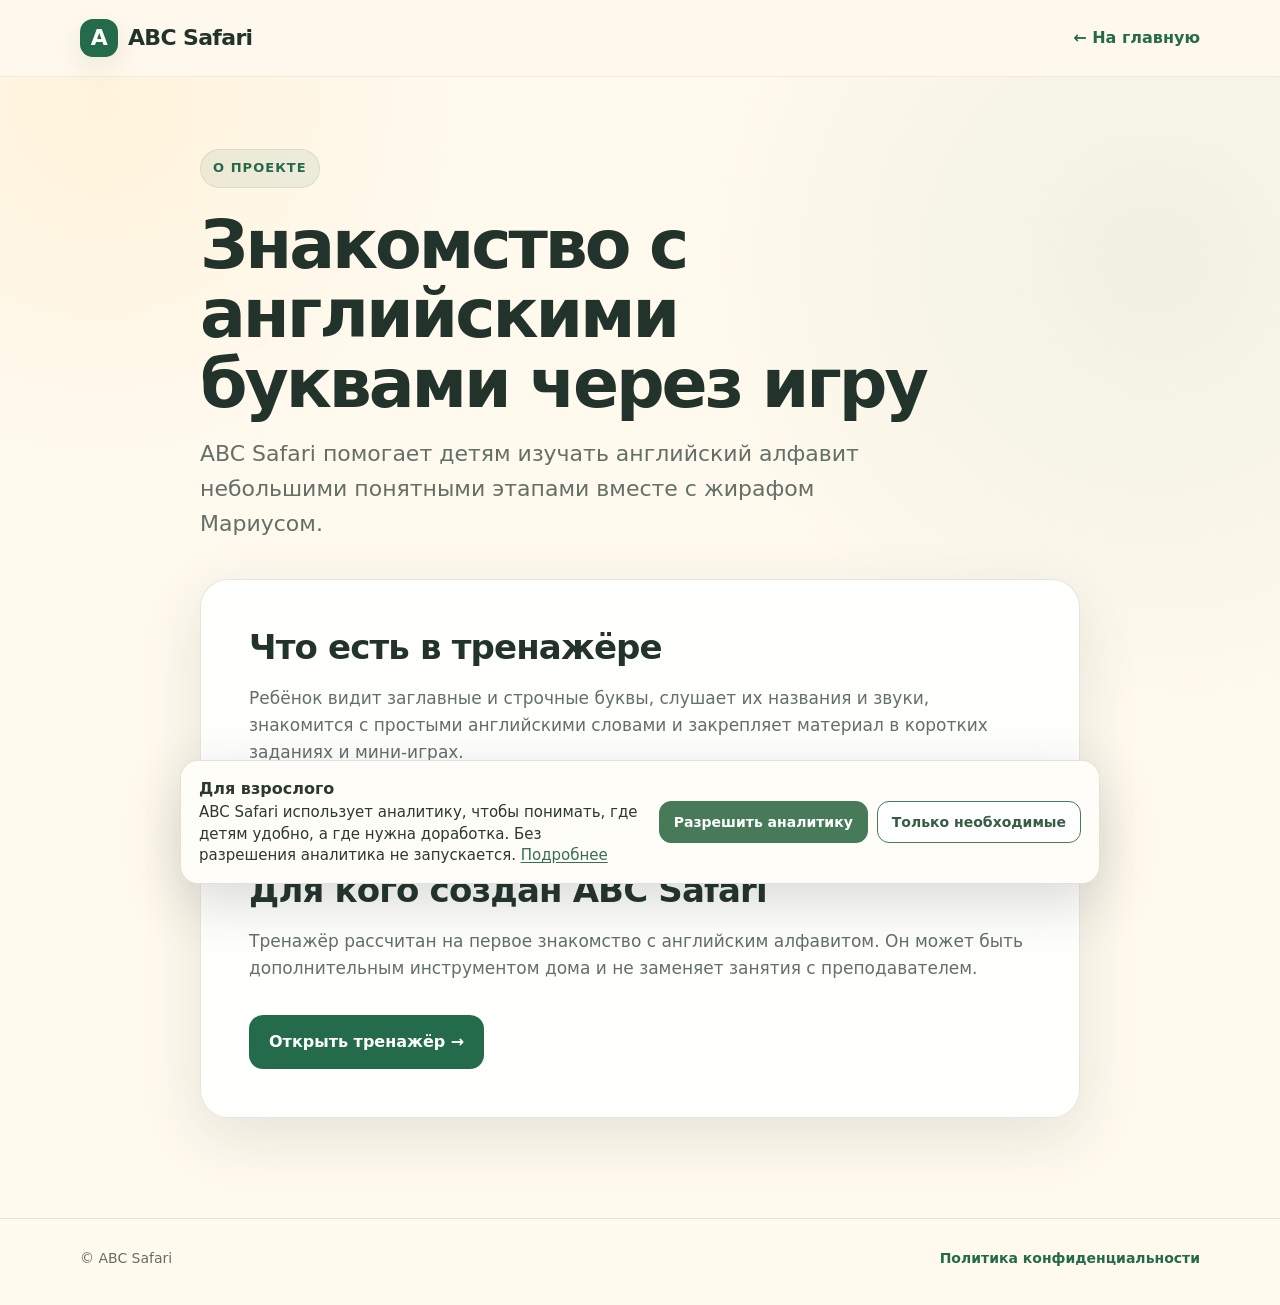
<file: about/index.html>
<!doctype html>
<html lang="ru">
<head>
  <meta charset="utf-8" />
  <meta name="viewport" content="width=device-width,initial-scale=1" />
  <link rel="stylesheet" href="/analytics-consent.css?v=consent-v2" />
  <script src="/analytics-consent.js?v=consent-v2"></script>
  <meta name="description" content="Об ABC Safari — игровом онлайн-тренажёре английских букв для детей." />
  <title>О проекте ABC Safari</title>
  <link rel="canonical" href="https://abcsafari.ru/about/" />
  <link rel="icon" type="image/png" href="/play/icon-192.png" />
  <link rel="stylesheet" href="/site-pages.css" />
</head>
<body>
  <header class="site-header">
    <nav class="nav" aria-label="Навигация">
      <a class="brand" href="/"><span class="brand-mark">A</span><span>ABC Safari</span></a>
      <a class="back-link" href="/">← На главную</a>
    </nav>
  </header>
  <main>
    <span class="eyebrow">О проекте</span>
    <h1>Знакомство с английскими буквами через игру</h1>
    <p class="lead">ABC Safari помогает детям изучать английский алфавит небольшими понятными этапами вместе с жирафом Мариусом.</p>
    <article class="content-card">
      <h2>Что есть в тренажёре</h2>
      <p>Ребёнок видит заглавные и строчные буквы, слушает их названия и звуки, знакомится с простыми английскими словами и закрепляет материал в коротких заданиях и мини-играх.</p>
      <p>Прогресс и полученные награды сохраняются в браузере на устройстве. К уже изученным буквам можно возвращаться, а занятия продолжать в удобном темпе.</p>
      <h2>Для кого создан ABC Safari</h2>
      <p>Тренажёр рассчитан на первое знакомство с английским алфавитом. Он может быть дополнительным инструментом дома и не заменяет занятия с преподавателем.</p>
      <a class="action" href="/play/">Открыть тренажёр →</a>
    </article>
  </main>
  <footer><div class="footer-row"><span>© ABC Safari</span><a href="/privacy/">Политика конфиденциальности</a></div></footer>
</body>
</html>
</file>
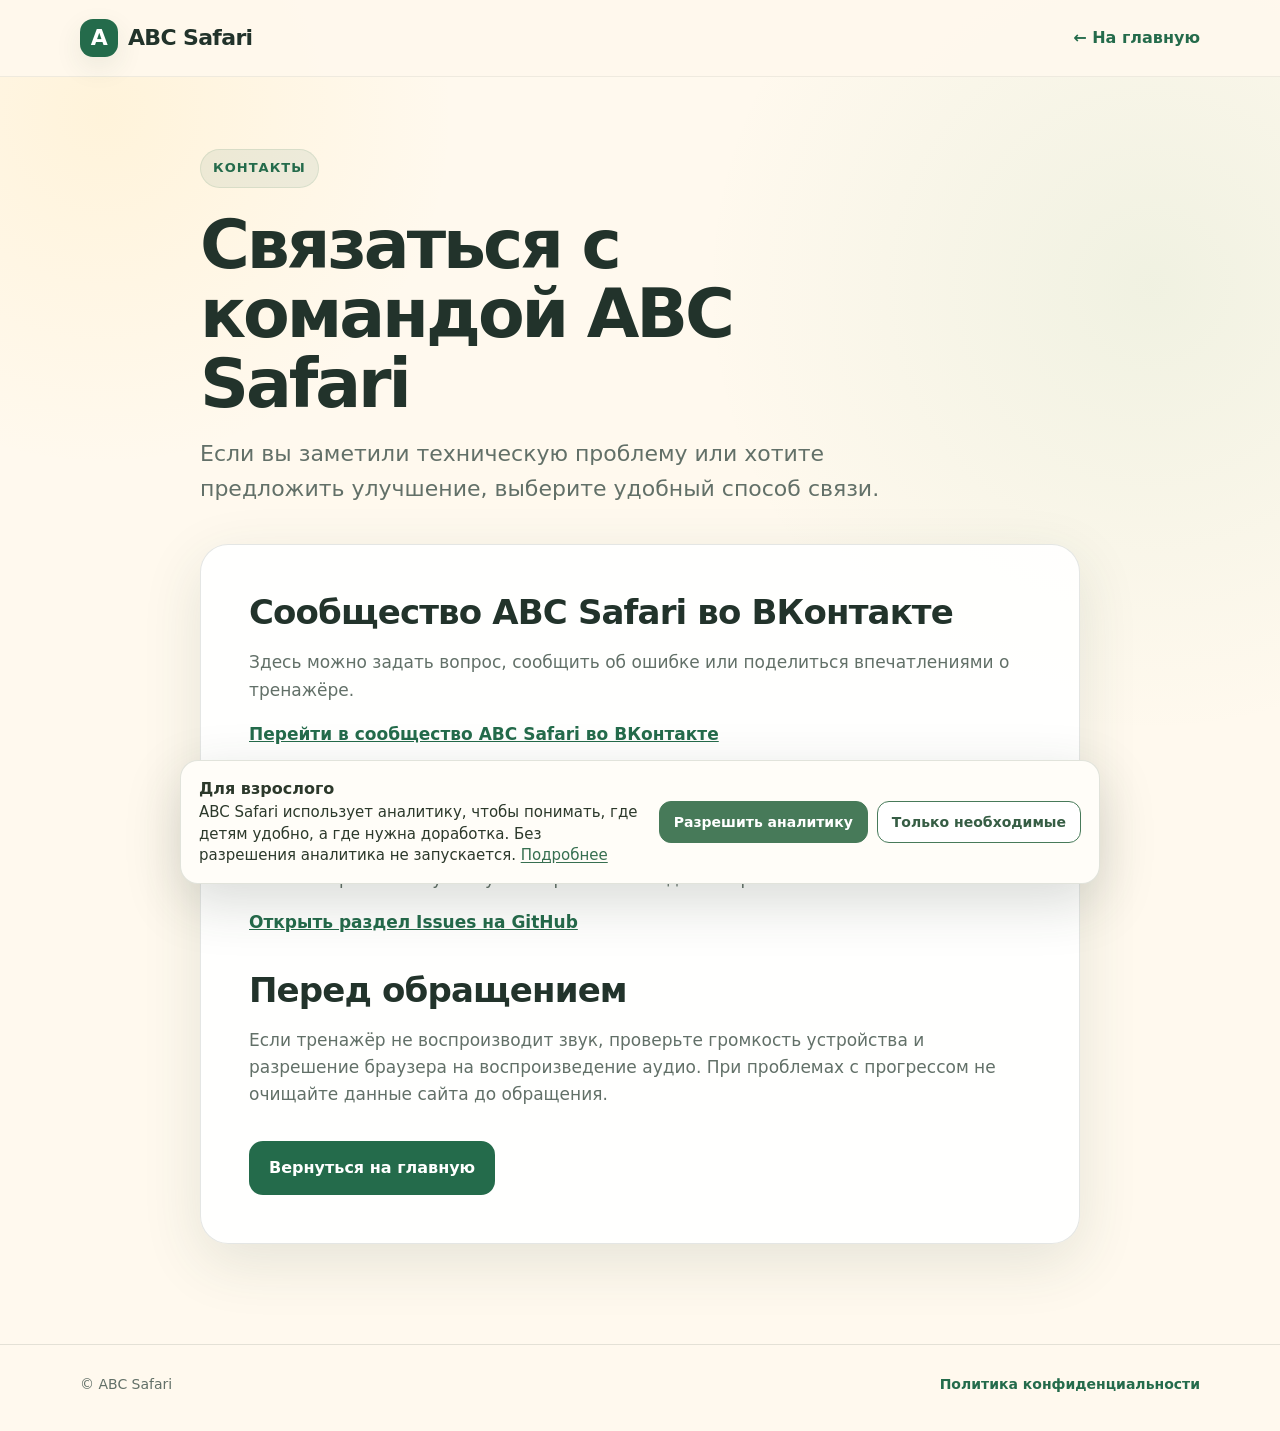
<file: contacts/index.html>
<!doctype html>
<html lang="ru">
<head>
  <meta charset="utf-8" />
  <meta name="viewport" content="width=device-width,initial-scale=1" />
  <link rel="stylesheet" href="/analytics-consent.css?v=consent-v2" />
  <script src="/analytics-consent.js?v=consent-v2"></script>
  <meta name="description" content="Контакты проекта ABC Safari и способ сообщить о технической проблеме." />
  <title>Контакты — ABC Safari</title>
  <link rel="canonical" href="https://abcsafari.ru/contacts/" />
  <link rel="icon" type="image/png" href="/play/icon-192.png" />
  <link rel="stylesheet" href="/site-pages.css" />
</head>
<body>
  <header class="site-header">
    <nav class="nav" aria-label="Навигация">
      <a class="brand" href="/"><span class="brand-mark">A</span><span>ABC Safari</span></a>
      <a class="back-link" href="/">← На главную</a>
    </nav>
  </header>
  <main>
    <span class="eyebrow">Контакты</span>
    <h1>Связаться с командой ABC Safari</h1>
    <p class="lead">Если вы заметили техническую проблему или хотите предложить улучшение, выберите удобный способ связи.</p>
    <article class="content-card">
      <h2>Сообщество ABC Safari во ВКонтакте</h2>
      <p>Здесь можно задать вопрос, сообщить об ошибке или поделиться впечатлениями о тренажёре.</p>
      <p><a href="https://vk.ru/abcsafari" target="_blank" rel="noopener noreferrer">Перейти в сообщество ABC Safari во ВКонтакте</a></p>
      <h2>Сообщить о проблеме</h2>
      <p>Опишите, что произошло, укажите устройство и браузер и, если возможно, добавьте снимок экрана. Не публикуйте персональные данные ребёнка.</p>
      <p><a href="https://github.com/one2target/abc-safari/issues" rel="noopener noreferrer">Открыть раздел Issues на GitHub</a></p>
      <h2>Перед обращением</h2>
      <p>Если тренажёр не воспроизводит звук, проверьте громкость устройства и разрешение браузера на воспроизведение аудио. При проблемах с прогрессом не очищайте данные сайта до обращения.</p>
      <a class="action" href="/">Вернуться на главную</a>
    </article>
  </main>
  <footer><div class="footer-row"><span>© ABC Safari</span><a href="/privacy/">Политика конфиденциальности</a></div></footer>
</body>
</html>
</file>
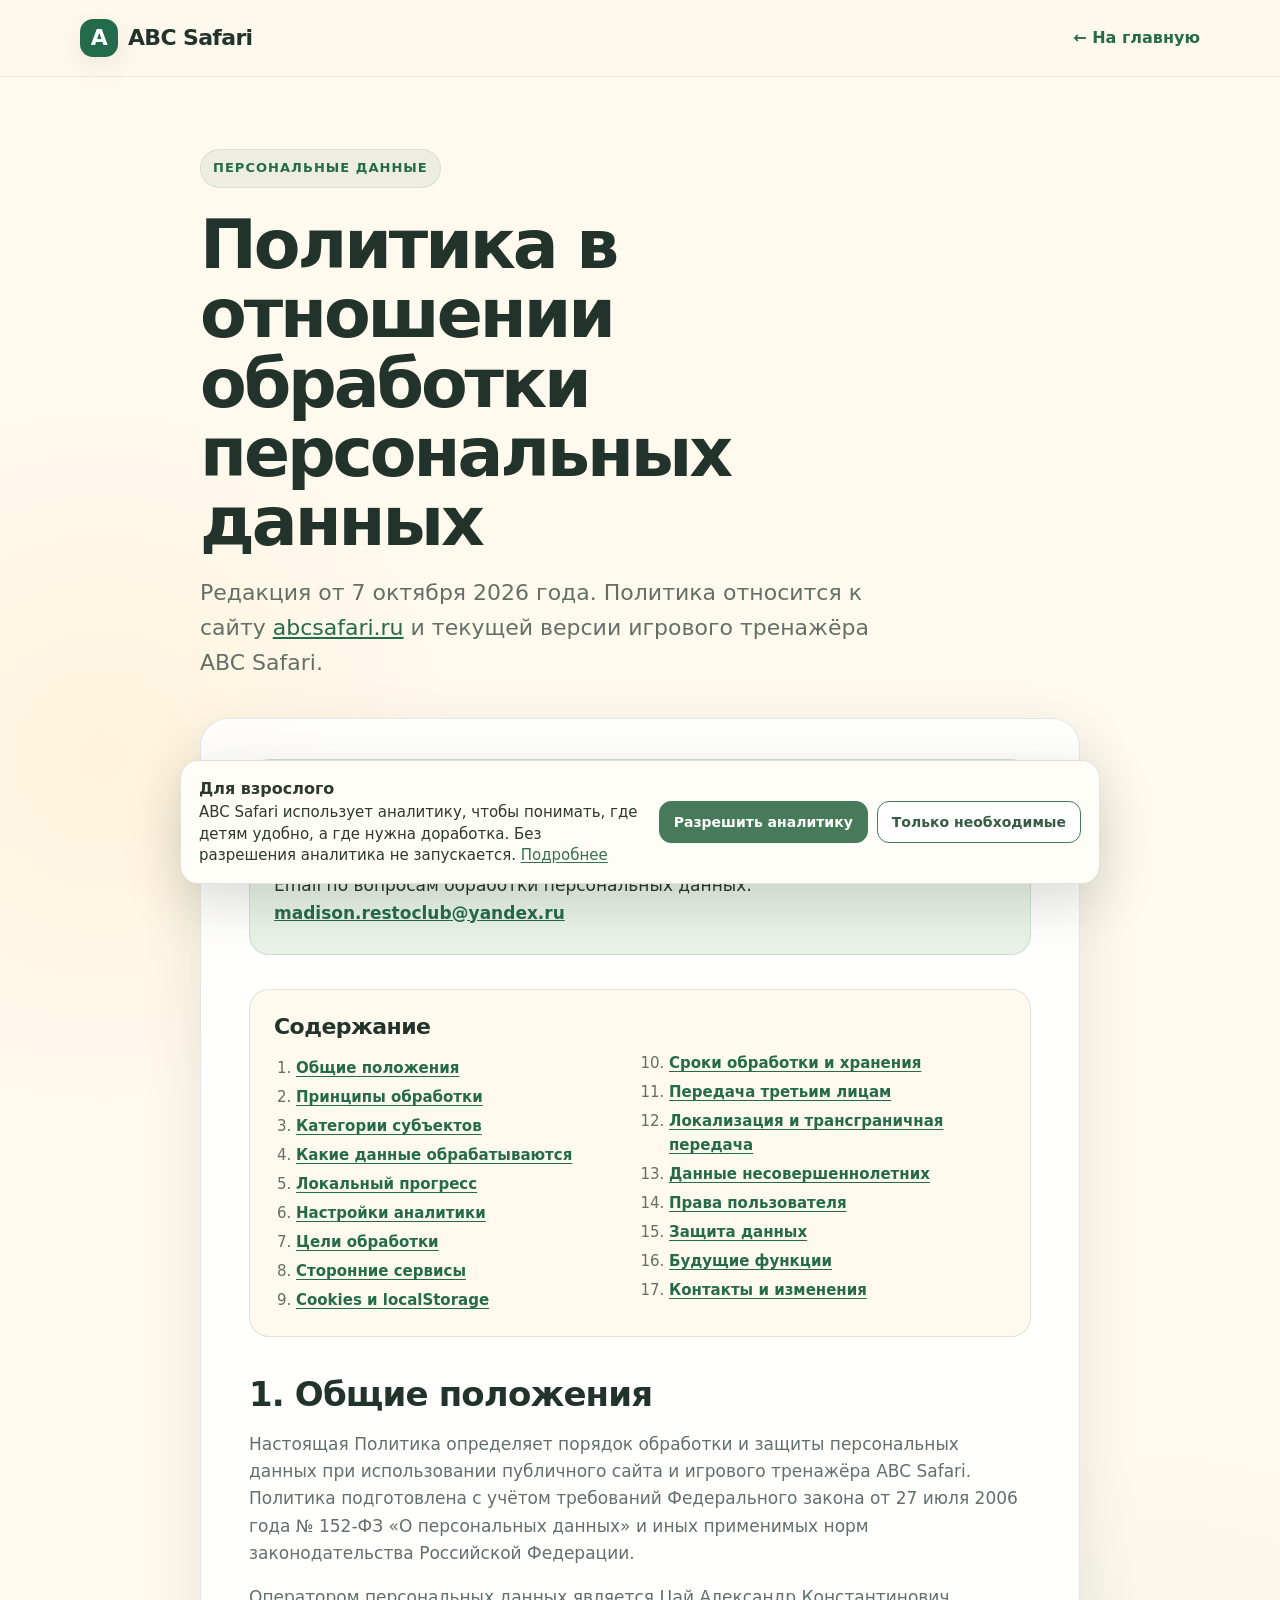
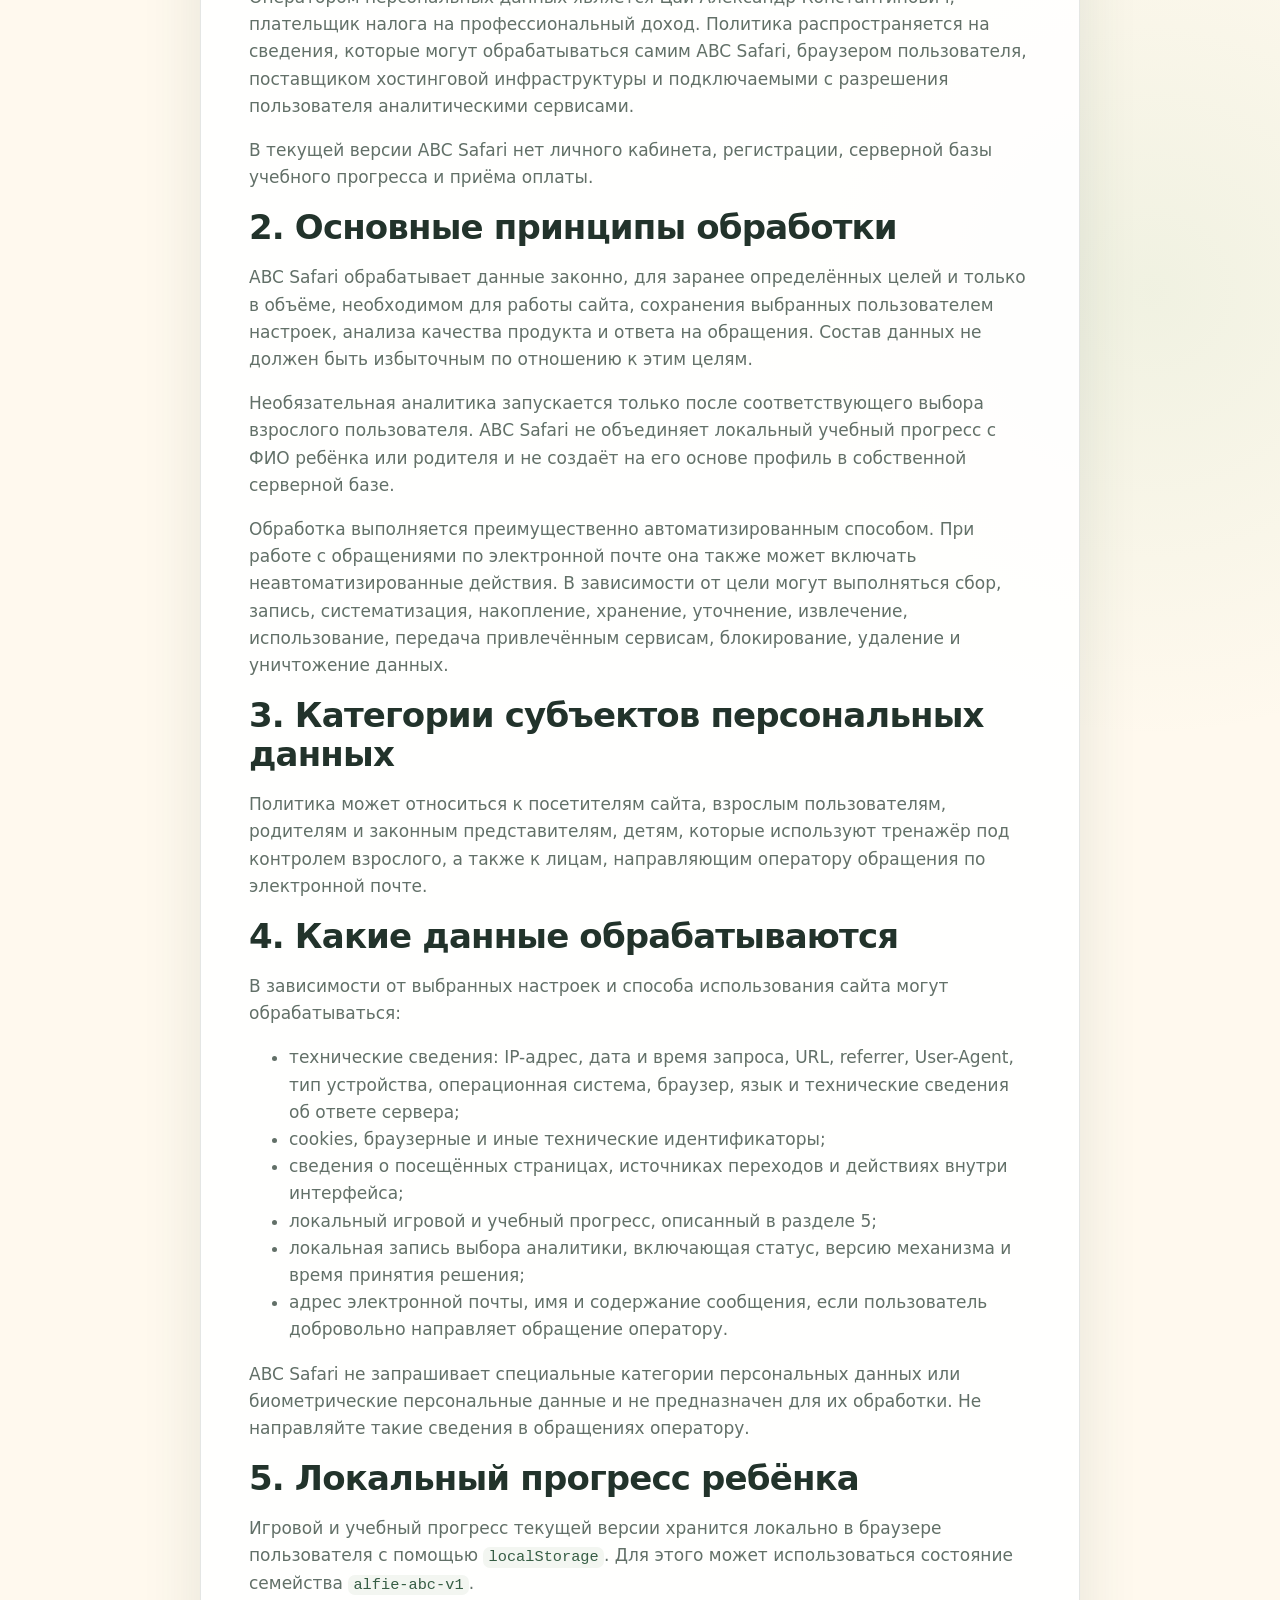
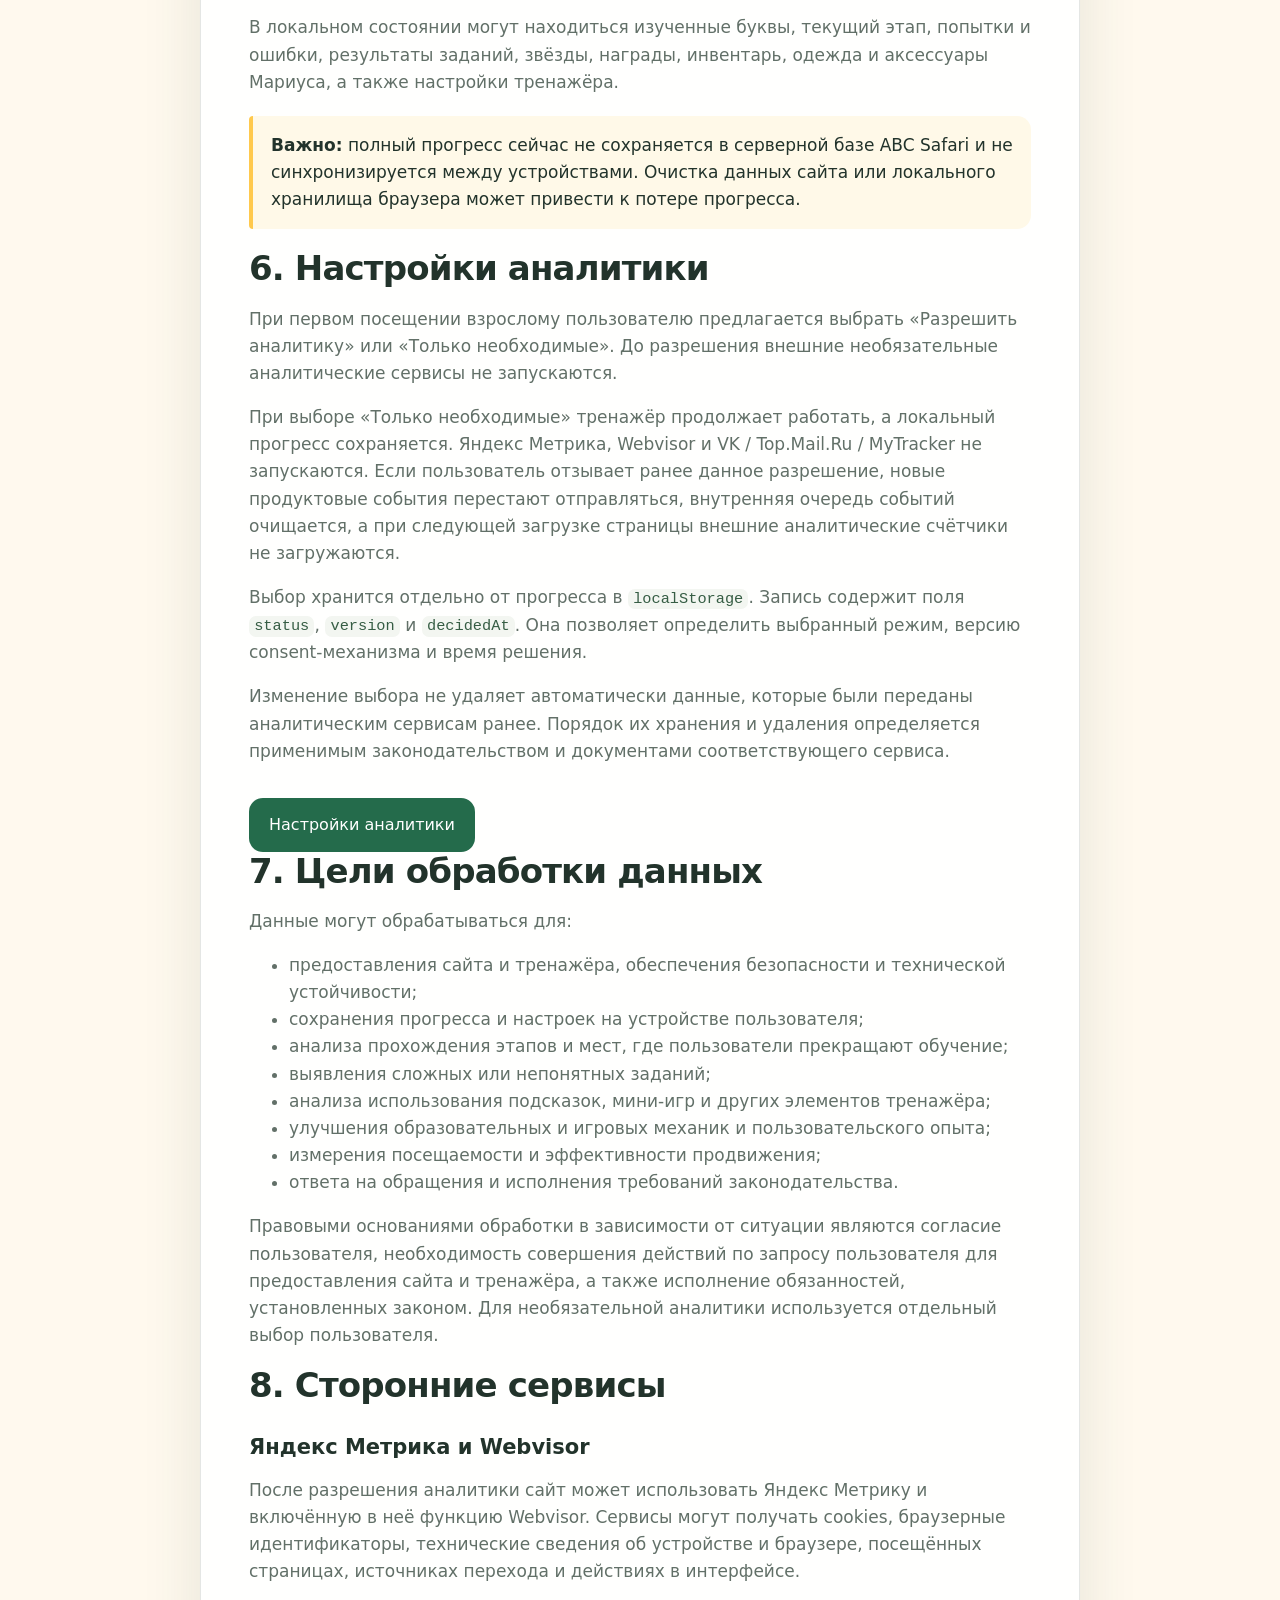
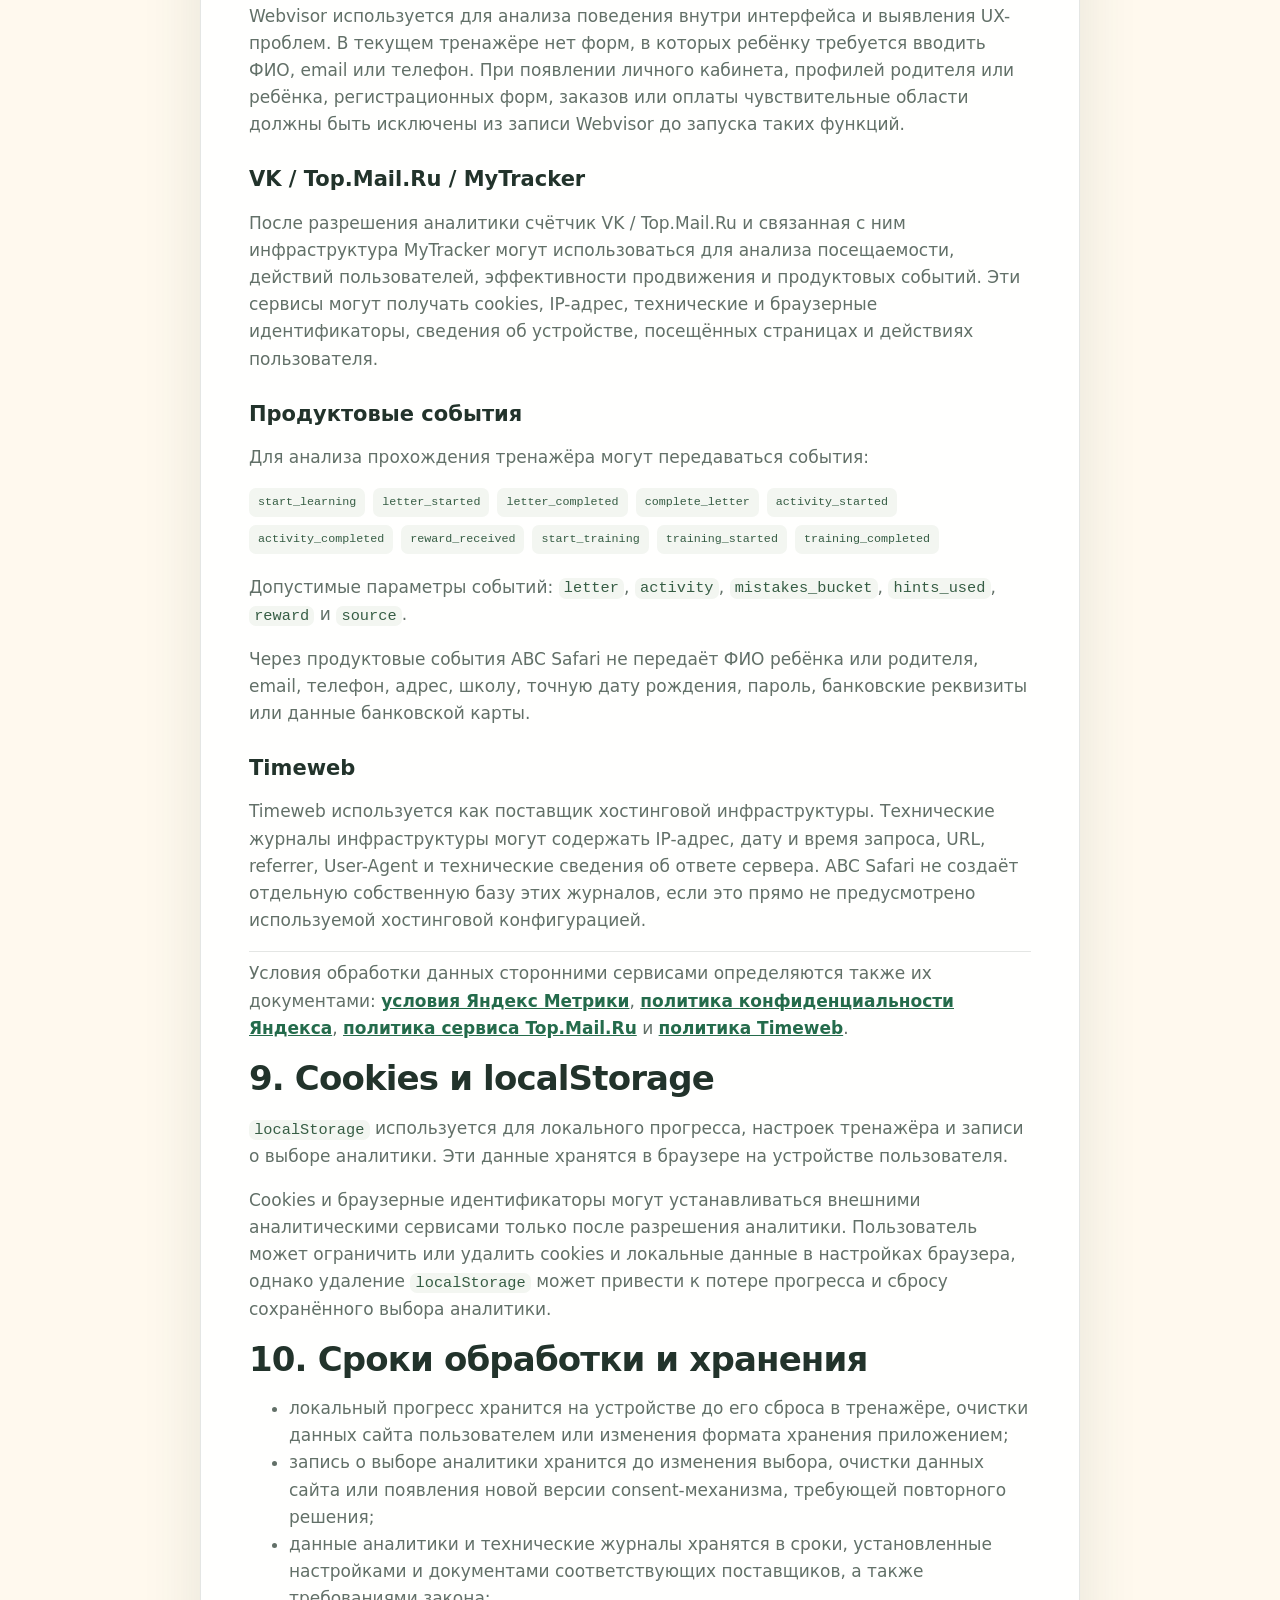
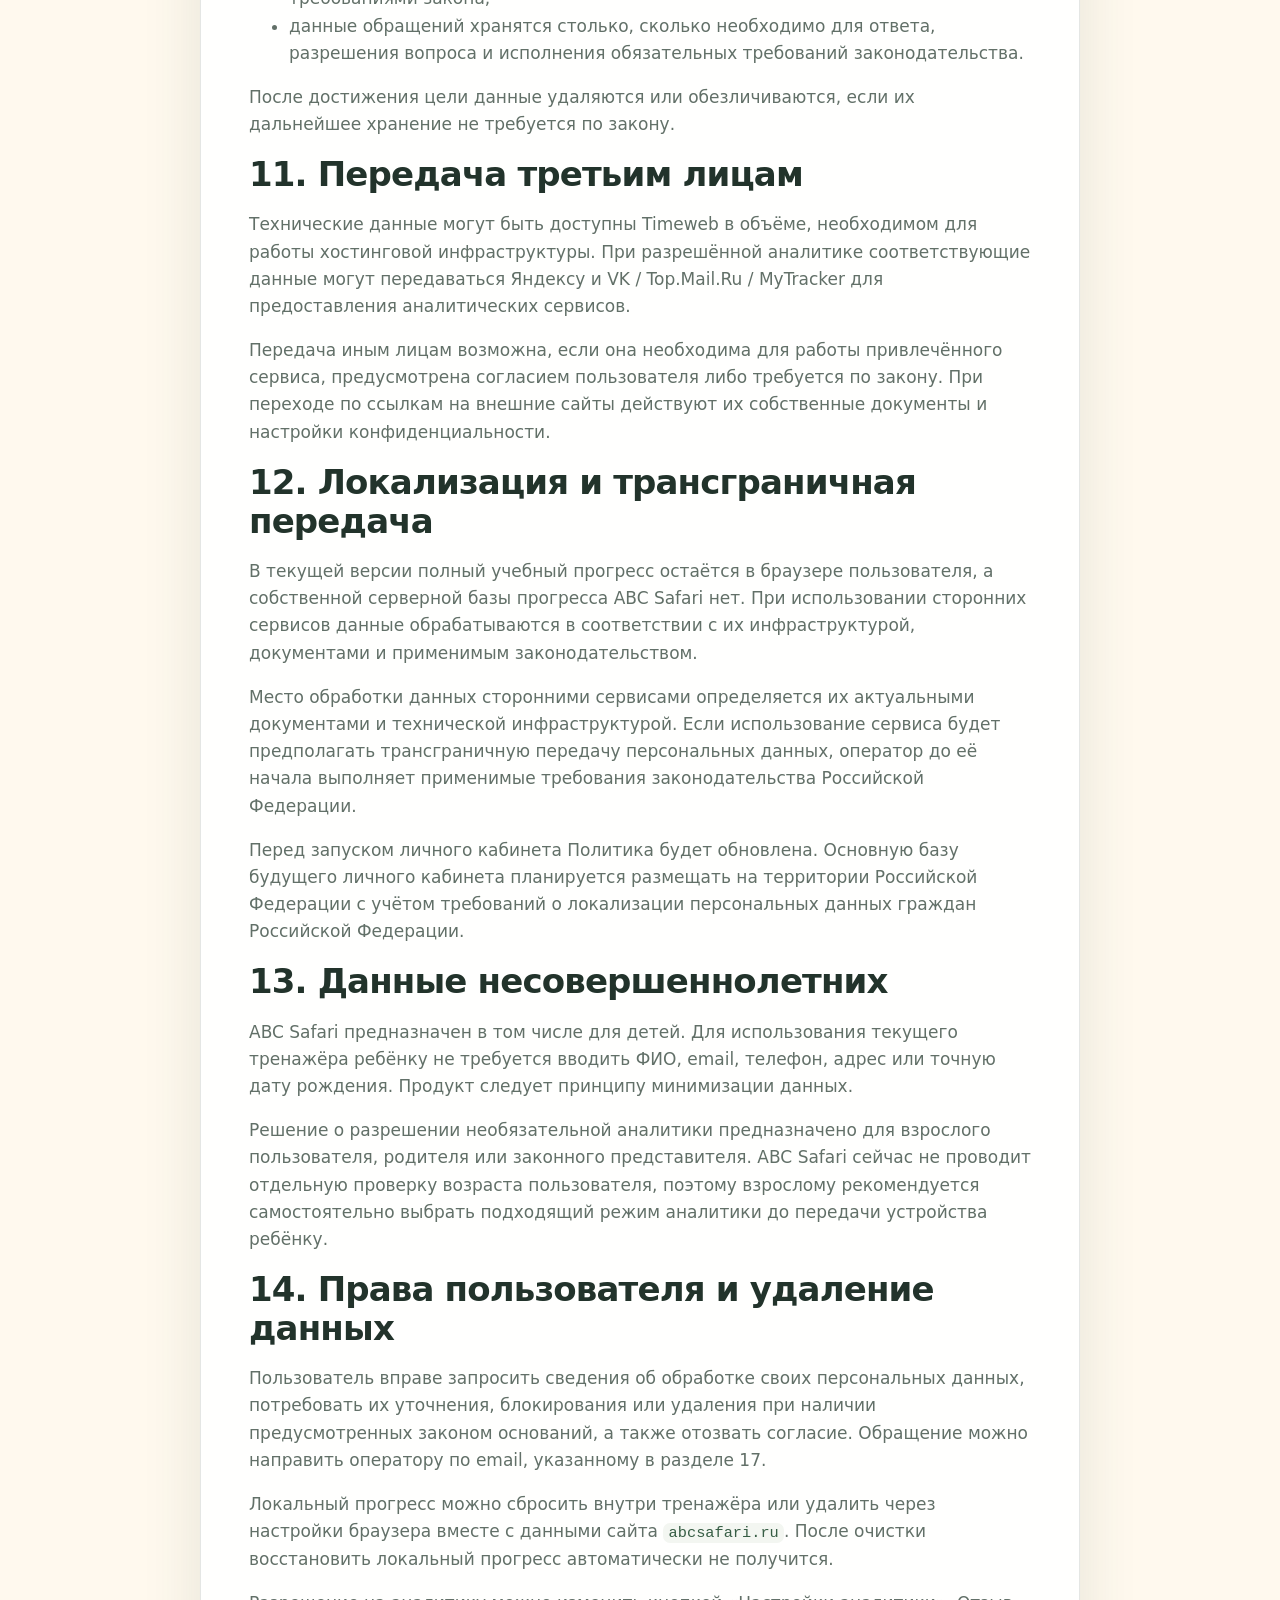
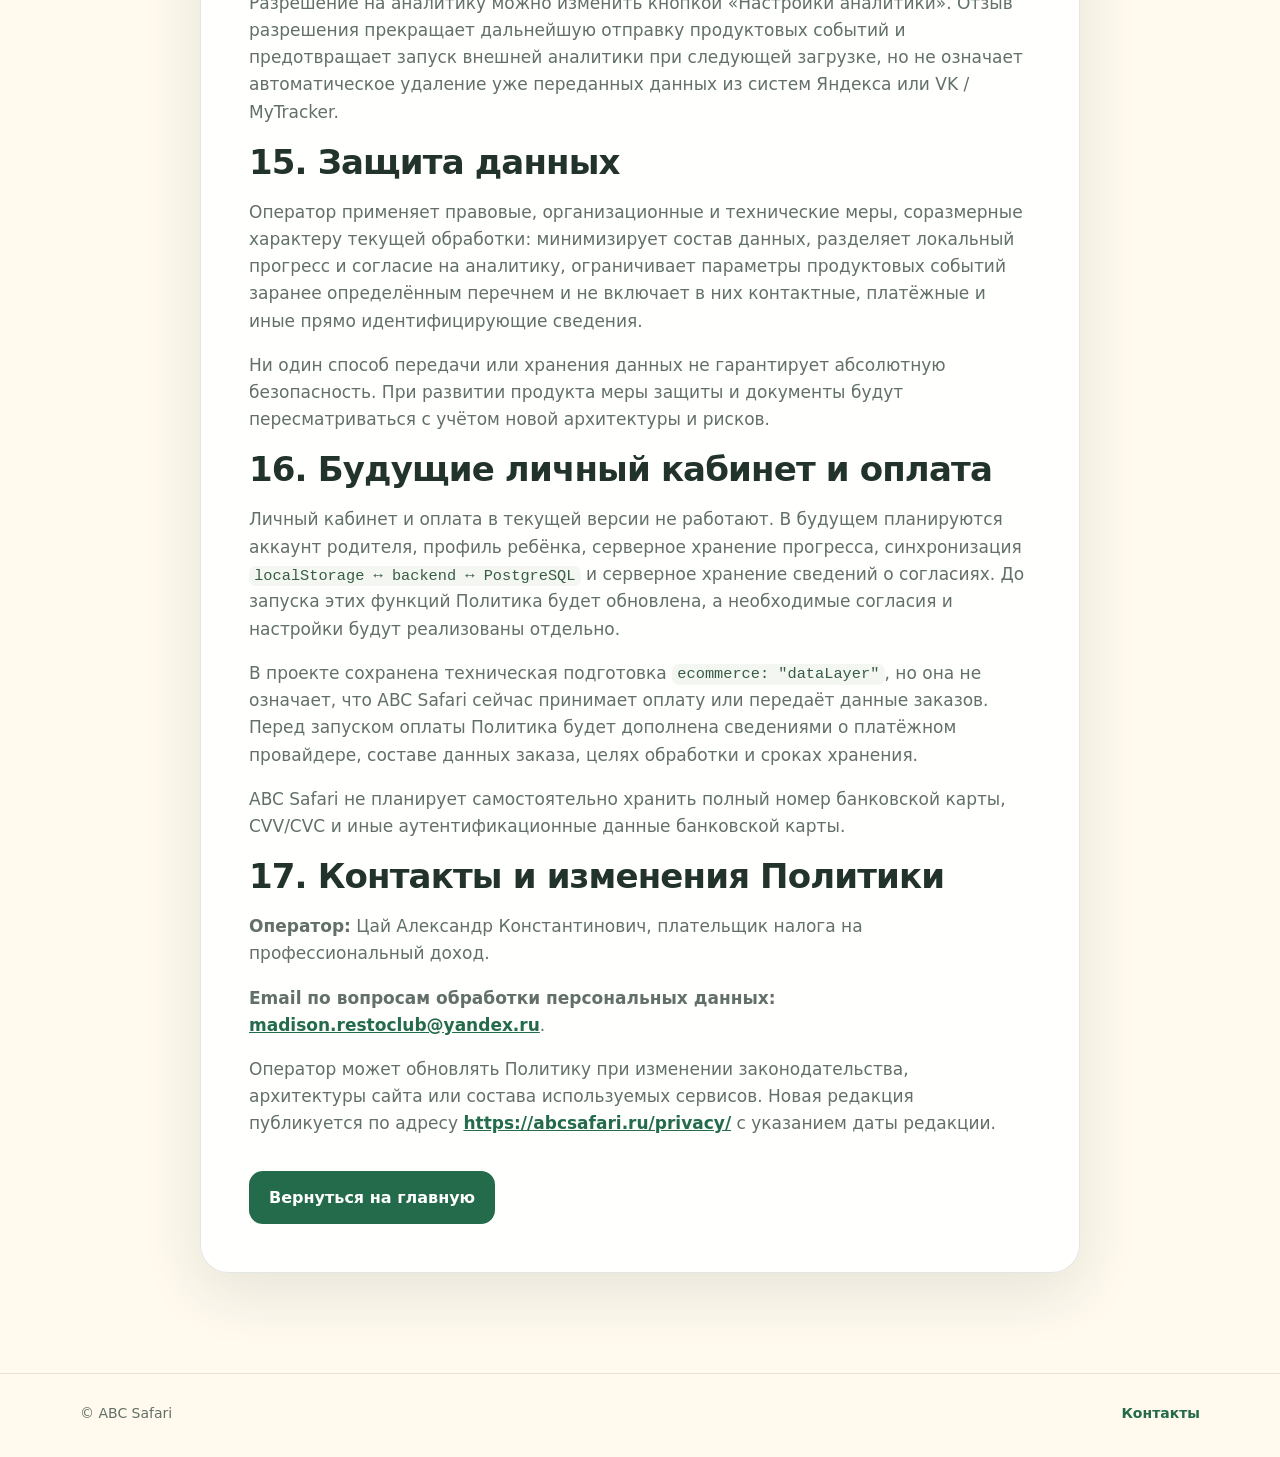
<file: privacy/index.html>
<!doctype html>
<html lang="ru">
<head>
  <meta charset="utf-8" />
  <meta name="viewport" content="width=device-width,initial-scale=1" />
  <link rel="stylesheet" href="/analytics-consent.css?v=consent-v2" />
  <script src="/analytics-consent.js?v=consent-v2"></script>
  <meta name="description" content="Политика ABC Safari в отношении обработки персональных данных: локальный прогресс, аналитика, cookies, права пользователей и контакты оператора." />
  <title>Политика в отношении обработки персональных данных | ABC Safari</title>
  <link rel="canonical" href="https://abcsafari.ru/privacy/" />
  <link rel="icon" type="image/png" href="/play/icon-192.png" />
  <link rel="stylesheet" href="/site-pages.css" />
</head>
<body>
  <header class="site-header">
    <nav class="nav" aria-label="Навигация">
      <a class="brand" href="/"><span class="brand-mark">A</span><span>ABC Safari</span></a>
      <a class="back-link" href="/">← На главную</a>
    </nav>
  </header>
  <main>
    <span class="eyebrow">Персональные данные</span>
    <h1>Политика в отношении обработки персональных данных</h1>
    <p class="lead">Редакция от 7 октября 2026 года. Политика относится к сайту <a href="https://abcsafari.ru">abcsafari.ru</a> и текущей версии игрового тренажёра ABC Safari.</p>

    <article class="content-card policy">
      <div class="policy-operator" aria-label="Сведения об операторе">
        <p class="policy-operator__label">Оператор персональных данных</p>
        <p><strong>Цай Александр Константинович, плательщик налога на профессиональный доход</strong></p>
        <p>Email по вопросам обработки персональных данных: <a href="mailto:madison.restoclub@yandex.ru">madison.restoclub@yandex.ru</a></p>
      </div>

      <nav class="policy-toc" aria-label="Содержание политики">
        <h2>Содержание</h2>
        <ol>
          <li><a href="#general">Общие положения</a></li>
          <li><a href="#principles">Принципы обработки</a></li>
          <li><a href="#subjects">Категории субъектов</a></li>
          <li><a href="#data">Какие данные обрабатываются</a></li>
          <li><a href="#progress">Локальный прогресс</a></li>
          <li><a href="#consent">Настройки аналитики</a></li>
          <li><a href="#purposes">Цели обработки</a></li>
          <li><a href="#services">Сторонние сервисы</a></li>
          <li><a href="#storage">Cookies и localStorage</a></li>
          <li><a href="#terms">Сроки обработки и хранения</a></li>
          <li><a href="#transfer">Передача третьим лицам</a></li>
          <li><a href="#localization">Локализация и трансграничная передача</a></li>
          <li><a href="#children">Данные несовершеннолетних</a></li>
          <li><a href="#rights">Права пользователя</a></li>
          <li><a href="#security">Защита данных</a></li>
          <li><a href="#future">Будущие функции</a></li>
          <li><a href="#contacts">Контакты и изменения</a></li>
        </ol>
      </nav>

      <section id="general">
        <h2>1. Общие положения</h2>
        <p>Настоящая Политика определяет порядок обработки и защиты персональных данных при использовании публичного сайта и игрового тренажёра ABC Safari. Политика подготовлена с учётом требований Федерального закона от 27 июля 2006 года № 152-ФЗ «О персональных данных» и иных применимых норм законодательства Российской Федерации.</p>
        <p>Оператором персональных данных является Цай Александр Константинович, плательщик налога на профессиональный доход. Политика распространяется на сведения, которые могут обрабатываться самим ABC Safari, браузером пользователя, поставщиком хостинговой инфраструктуры и подключаемыми с разрешения пользователя аналитическими сервисами.</p>
        <p>В текущей версии ABC Safari нет личного кабинета, регистрации, серверной базы учебного прогресса и приёма оплаты.</p>
      </section>

      <section id="principles">
        <h2>2. Основные принципы обработки</h2>
        <p>ABC Safari обрабатывает данные законно, для заранее определённых целей и только в объёме, необходимом для работы сайта, сохранения выбранных пользователем настроек, анализа качества продукта и ответа на обращения. Состав данных не должен быть избыточным по отношению к этим целям.</p>
        <p>Необязательная аналитика запускается только после соответствующего выбора взрослого пользователя. ABC Safari не объединяет локальный учебный прогресс с ФИО ребёнка или родителя и не создаёт на его основе профиль в собственной серверной базе.</p>
        <p>Обработка выполняется преимущественно автоматизированным способом. При работе с обращениями по электронной почте она также может включать неавтоматизированные действия. В зависимости от цели могут выполняться сбор, запись, систематизация, накопление, хранение, уточнение, извлечение, использование, передача привлечённым сервисам, блокирование, удаление и уничтожение данных.</p>
      </section>

      <section id="subjects">
        <h2>3. Категории субъектов персональных данных</h2>
        <p>Политика может относиться к посетителям сайта, взрослым пользователям, родителям и законным представителям, детям, которые используют тренажёр под контролем взрослого, а также к лицам, направляющим оператору обращения по электронной почте.</p>
      </section>

      <section id="data">
        <h2>4. Какие данные обрабатываются</h2>
        <p>В зависимости от выбранных настроек и способа использования сайта могут обрабатываться:</p>
        <ul>
          <li>технические сведения: IP-адрес, дата и время запроса, URL, referrer, User-Agent, тип устройства, операционная система, браузер, язык и технические сведения об ответе сервера;</li>
          <li>cookies, браузерные и иные технические идентификаторы;</li>
          <li>сведения о посещённых страницах, источниках переходов и действиях внутри интерфейса;</li>
          <li>локальный игровой и учебный прогресс, описанный в разделе 5;</li>
          <li>локальная запись выбора аналитики, включающая статус, версию механизма и время принятия решения;</li>
          <li>адрес электронной почты, имя и содержание сообщения, если пользователь добровольно направляет обращение оператору.</li>
        </ul>
        <p>ABC Safari не запрашивает специальные категории персональных данных или биометрические персональные данные и не предназначен для их обработки. Не направляйте такие сведения в обращениях оператору.</p>
      </section>

      <section id="progress">
        <h2>5. Локальный прогресс ребёнка</h2>
        <p>Игровой и учебный прогресс текущей версии хранится локально в браузере пользователя с помощью <code>localStorage</code>. Для этого может использоваться состояние семейства <code>alfie-abc-v1</code>.</p>
        <p>В локальном состоянии могут находиться изученные буквы, текущий этап, попытки и ошибки, результаты заданий, звёзды, награды, инвентарь, одежда и аксессуары Мариуса, а также настройки тренажёра.</p>
        <div class="policy-note">
          <p><strong>Важно:</strong> полный прогресс сейчас не сохраняется в серверной базе ABC Safari и не синхронизируется между устройствами. Очистка данных сайта или локального хранилища браузера может привести к потере прогресса.</p>
        </div>
      </section>

      <section id="consent">
        <h2>6. Настройки аналитики</h2>
        <p>При первом посещении взрослому пользователю предлагается выбрать «Разрешить аналитику» или «Только необходимые». До разрешения внешние необязательные аналитические сервисы не запускаются.</p>
        <p>При выборе «Только необходимые» тренажёр продолжает работать, а локальный прогресс сохраняется. Яндекс Метрика, Webvisor и VK / Top.Mail.Ru / MyTracker не запускаются. Если пользователь отзывает ранее данное разрешение, новые продуктовые события перестают отправляться, внутренняя очередь событий очищается, а при следующей загрузке страницы внешние аналитические счётчики не загружаются.</p>
        <p>Выбор хранится отдельно от прогресса в <code>localStorage</code>. Запись содержит поля <code>status</code>, <code>version</code> и <code>decidedAt</code>. Она позволяет определить выбранный режим, версию consent-механизма и время решения.</p>
        <p>Изменение выбора не удаляет автоматически данные, которые были переданы аналитическим сервисам ранее. Порядок их хранения и удаления определяется применимым законодательством и документами соответствующего сервиса.</p>
        <button class="action action-button" type="button" data-analytics-settings>Настройки аналитики</button>
      </section>

      <section id="purposes">
        <h2>7. Цели обработки данных</h2>
        <p>Данные могут обрабатываться для:</p>
        <ul>
          <li>предоставления сайта и тренажёра, обеспечения безопасности и технической устойчивости;</li>
          <li>сохранения прогресса и настроек на устройстве пользователя;</li>
          <li>анализа прохождения этапов и мест, где пользователи прекращают обучение;</li>
          <li>выявления сложных или непонятных заданий;</li>
          <li>анализа использования подсказок, мини-игр и других элементов тренажёра;</li>
          <li>улучшения образовательных и игровых механик и пользовательского опыта;</li>
          <li>измерения посещаемости и эффективности продвижения;</li>
          <li>ответа на обращения и исполнения требований законодательства.</li>
        </ul>
        <p>Правовыми основаниями обработки в зависимости от ситуации являются согласие пользователя, необходимость совершения действий по запросу пользователя для предоставления сайта и тренажёра, а также исполнение обязанностей, установленных законом. Для необязательной аналитики используется отдельный выбор пользователя.</p>
      </section>

      <section id="services">
        <h2>8. Сторонние сервисы</h2>

        <h3>Яндекс Метрика и Webvisor</h3>
        <p>После разрешения аналитики сайт может использовать Яндекс Метрику и включённую в неё функцию Webvisor. Сервисы могут получать cookies, браузерные идентификаторы, технические сведения об устройстве и браузере, посещённых страницах, источниках перехода и действиях в интерфейсе.</p>
        <p>Webvisor используется для анализа поведения внутри интерфейса и выявления UX-проблем. В текущем тренажёре нет форм, в которых ребёнку требуется вводить ФИО, email или телефон. При появлении личного кабинета, профилей родителя или ребёнка, регистрационных форм, заказов или оплаты чувствительные области должны быть исключены из записи Webvisor до запуска таких функций.</p>

        <h3>VK / Top.Mail.Ru / MyTracker</h3>
        <p>После разрешения аналитики счётчик VK / Top.Mail.Ru и связанная с ним инфраструктура MyTracker могут использоваться для анализа посещаемости, действий пользователей, эффективности продвижения и продуктовых событий. Эти сервисы могут получать cookies, IP-адрес, технические и браузерные идентификаторы, сведения об устройстве, посещённых страницах и действиях пользователя.</p>

        <h3>Продуктовые события</h3>
        <p>Для анализа прохождения тренажёра могут передаваться события:</p>
        <div class="policy-code-list" aria-label="Примеры продуктовых событий">
          <code>start_learning</code><code>letter_started</code><code>letter_completed</code><code>complete_letter</code><code>activity_started</code><code>activity_completed</code><code>reward_received</code><code>start_training</code><code>training_started</code><code>training_completed</code>
        </div>
        <p>Допустимые параметры событий: <code>letter</code>, <code>activity</code>, <code>mistakes_bucket</code>, <code>hints_used</code>, <code>reward</code> и <code>source</code>.</p>
        <p>Через продуктовые события ABC Safari не передаёт ФИО ребёнка или родителя, email, телефон, адрес, школу, точную дату рождения, пароль, банковские реквизиты или данные банковской карты.</p>

        <h3>Timeweb</h3>
        <p>Timeweb используется как поставщик хостинговой инфраструктуры. Технические журналы инфраструктуры могут содержать IP-адрес, дату и время запроса, URL, referrer, User-Agent и технические сведения об ответе сервера. ABC Safari не создаёт отдельную собственную базу этих журналов, если это прямо не предусмотрено используемой хостинговой конфигурацией.</p>

        <p class="policy-links">Условия обработки данных сторонними сервисами определяются также их документами: <a href="https://yandex.ru/legal/metrica_termsofuse/ru/" rel="noopener noreferrer">условия Яндекс Метрики</a>, <a href="https://yandex.ru/legal/confidential/ru/" rel="noopener noreferrer">политика конфиденциальности Яндекса</a>, <a href="https://help.mail.ru/legal/terms/top/pp/" rel="noopener noreferrer">политика сервиса Top.Mail.Ru</a> и <a href="https://timeweb.com/ru/personal-data-apps/" rel="noopener noreferrer">политика Timeweb</a>.</p>
      </section>

      <section id="storage">
        <h2>9. Cookies и localStorage</h2>
        <p><code>localStorage</code> используется для локального прогресса, настроек тренажёра и записи о выборе аналитики. Эти данные хранятся в браузере на устройстве пользователя.</p>
        <p>Cookies и браузерные идентификаторы могут устанавливаться внешними аналитическими сервисами только после разрешения аналитики. Пользователь может ограничить или удалить cookies и локальные данные в настройках браузера, однако удаление <code>localStorage</code> может привести к потере прогресса и сбросу сохранённого выбора аналитики.</p>
      </section>

      <section id="terms">
        <h2>10. Сроки обработки и хранения</h2>
        <ul>
          <li>локальный прогресс хранится на устройстве до его сброса в тренажёре, очистки данных сайта пользователем или изменения формата хранения приложением;</li>
          <li>запись о выборе аналитики хранится до изменения выбора, очистки данных сайта или появления новой версии consent-механизма, требующей повторного решения;</li>
          <li>данные аналитики и технические журналы хранятся в сроки, установленные настройками и документами соответствующих поставщиков, а также требованиями закона;</li>
          <li>данные обращений хранятся столько, сколько необходимо для ответа, разрешения вопроса и исполнения обязательных требований законодательства.</li>
        </ul>
        <p>После достижения цели данные удаляются или обезличиваются, если их дальнейшее хранение не требуется по закону.</p>
      </section>

      <section id="transfer">
        <h2>11. Передача третьим лицам</h2>
        <p>Технические данные могут быть доступны Timeweb в объёме, необходимом для работы хостинговой инфраструктуры. При разрешённой аналитике соответствующие данные могут передаваться Яндексу и VK / Top.Mail.Ru / MyTracker для предоставления аналитических сервисов.</p>
        <p>Передача иным лицам возможна, если она необходима для работы привлечённого сервиса, предусмотрена согласием пользователя либо требуется по закону. При переходе по ссылкам на внешние сайты действуют их собственные документы и настройки конфиденциальности.</p>
      </section>

      <section id="localization">
        <h2>12. Локализация и трансграничная передача</h2>
        <p>В текущей версии полный учебный прогресс остаётся в браузере пользователя, а собственной серверной базы прогресса ABC Safari нет. При использовании сторонних сервисов данные обрабатываются в соответствии с их инфраструктурой, документами и применимым законодательством.</p>
        <p>Место обработки данных сторонними сервисами определяется их актуальными документами и технической инфраструктурой. Если использование сервиса будет предполагать трансграничную передачу персональных данных, оператор до её начала выполняет применимые требования законодательства Российской Федерации.</p>
        <p>Перед запуском личного кабинета Политика будет обновлена. Основную базу будущего личного кабинета планируется размещать на территории Российской Федерации с учётом требований о локализации персональных данных граждан Российской Федерации.</p>
      </section>

      <section id="children">
        <h2>13. Данные несовершеннолетних</h2>
        <p>ABC Safari предназначен в том числе для детей. Для использования текущего тренажёра ребёнку не требуется вводить ФИО, email, телефон, адрес или точную дату рождения. Продукт следует принципу минимизации данных.</p>
        <p>Решение о разрешении необязательной аналитики предназначено для взрослого пользователя, родителя или законного представителя. ABC Safari сейчас не проводит отдельную проверку возраста пользователя, поэтому взрослому рекомендуется самостоятельно выбрать подходящий режим аналитики до передачи устройства ребёнку.</p>
      </section>

      <section id="rights">
        <h2>14. Права пользователя и удаление данных</h2>
        <p>Пользователь вправе запросить сведения об обработке своих персональных данных, потребовать их уточнения, блокирования или удаления при наличии предусмотренных законом оснований, а также отозвать согласие. Обращение можно направить оператору по email, указанному в разделе 17.</p>
        <p>Локальный прогресс можно сбросить внутри тренажёра или удалить через настройки браузера вместе с данными сайта <code>abcsafari.ru</code>. После очистки восстановить локальный прогресс автоматически не получится.</p>
        <p>Разрешение на аналитику можно изменить кнопкой «Настройки аналитики». Отзыв разрешения прекращает дальнейшую отправку продуктовых событий и предотвращает запуск внешней аналитики при следующей загрузке, но не означает автоматическое удаление уже переданных данных из систем Яндекса или VK / MyTracker.</p>
      </section>

      <section id="security">
        <h2>15. Защита данных</h2>
        <p>Оператор применяет правовые, организационные и технические меры, соразмерные характеру текущей обработки: минимизирует состав данных, разделяет локальный прогресс и согласие на аналитику, ограничивает параметры продуктовых событий заранее определённым перечнем и не включает в них контактные, платёжные и иные прямо идентифицирующие сведения.</p>
        <p>Ни один способ передачи или хранения данных не гарантирует абсолютную безопасность. При развитии продукта меры защиты и документы будут пересматриваться с учётом новой архитектуры и рисков.</p>
      </section>

      <section id="future">
        <h2>16. Будущие личный кабинет и оплата</h2>
        <p>Личный кабинет и оплата в текущей версии не работают. В будущем планируются аккаунт родителя, профиль ребёнка, серверное хранение прогресса, синхронизация <code>localStorage ↔ backend ↔ PostgreSQL</code> и серверное хранение сведений о согласиях. До запуска этих функций Политика будет обновлена, а необходимые согласия и настройки будут реализованы отдельно.</p>
        <p>В проекте сохранена техническая подготовка <code>ecommerce: "dataLayer"</code>, но она не означает, что ABC Safari сейчас принимает оплату или передаёт данные заказов. Перед запуском оплаты Политика будет дополнена сведениями о платёжном провайдере, составе данных заказа, целях обработки и сроках хранения.</p>
        <p>ABC Safari не планирует самостоятельно хранить полный номер банковской карты, CVV/CVC и иные аутентификационные данные банковской карты.</p>
      </section>

      <section id="contacts">
        <h2>17. Контакты и изменения Политики</h2>
        <p><strong>Оператор:</strong> Цай Александр Константинович, плательщик налога на профессиональный доход.</p>
        <p><strong>Email по вопросам обработки персональных данных:</strong> <a href="mailto:madison.restoclub@yandex.ru">madison.restoclub@yandex.ru</a>.</p>
        <p>Оператор может обновлять Политику при изменении законодательства, архитектуры сайта или состава используемых сервисов. Новая редакция публикуется по адресу <a href="https://abcsafari.ru/privacy/">https://abcsafari.ru/privacy/</a> с указанием даты редакции.</p>
        <a class="action" href="/">Вернуться на главную</a>
      </section>
    </article>
  </main>
  <footer><div class="footer-row"><span>© ABC Safari</span><a href="/contacts/">Контакты</a></div></footer>
</body>
</html>
</file>
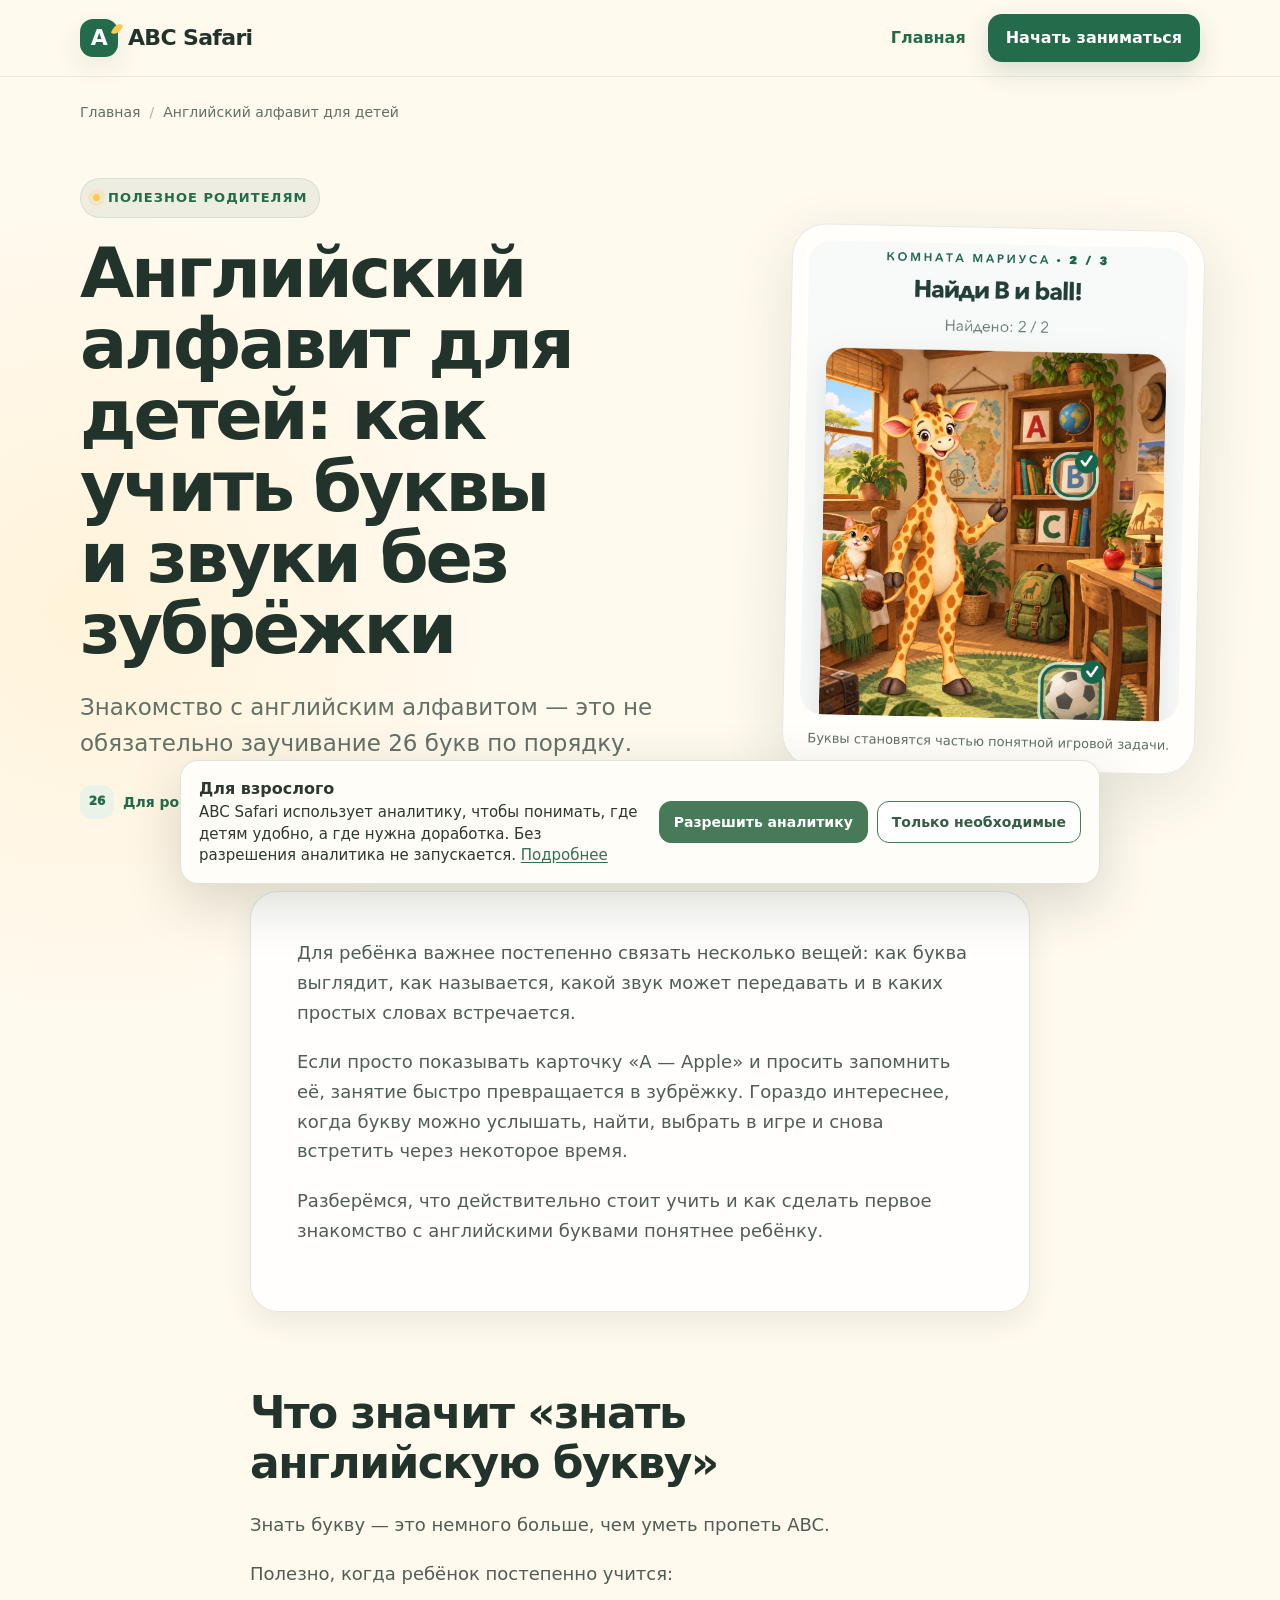
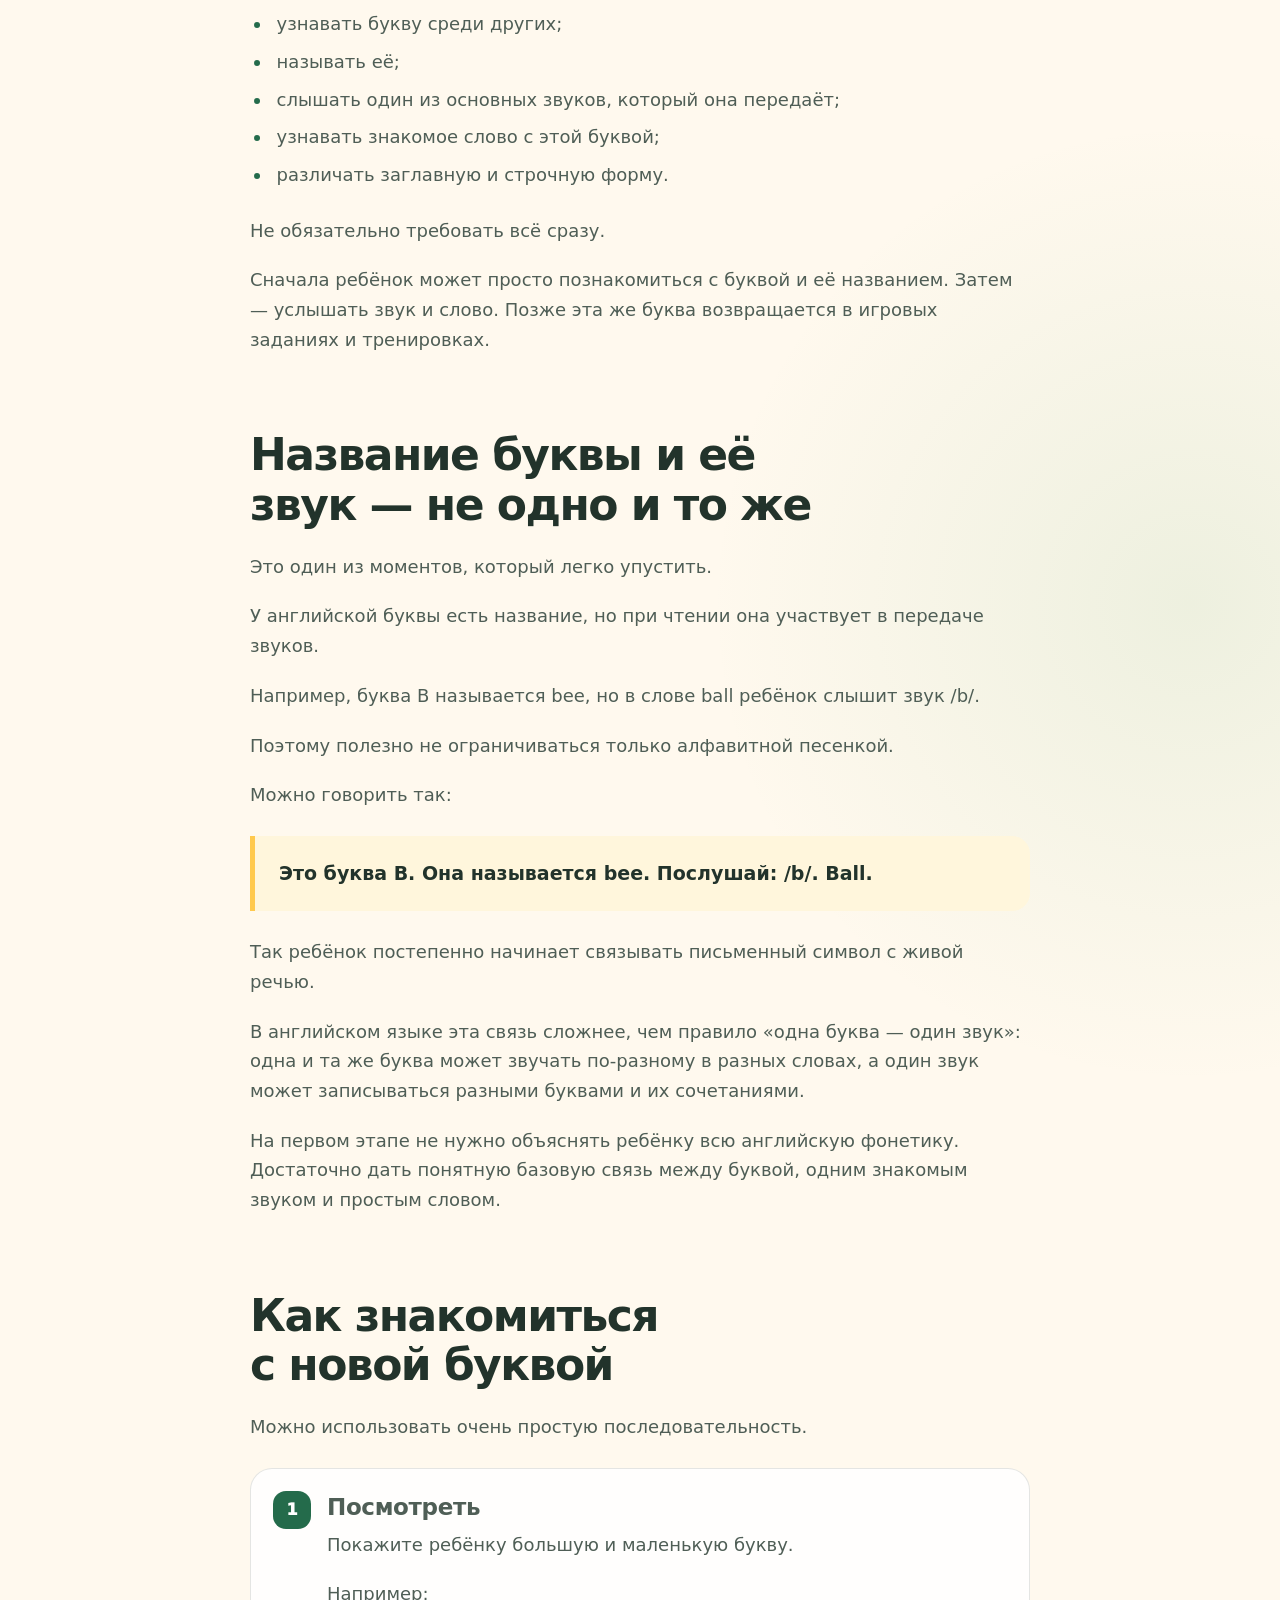
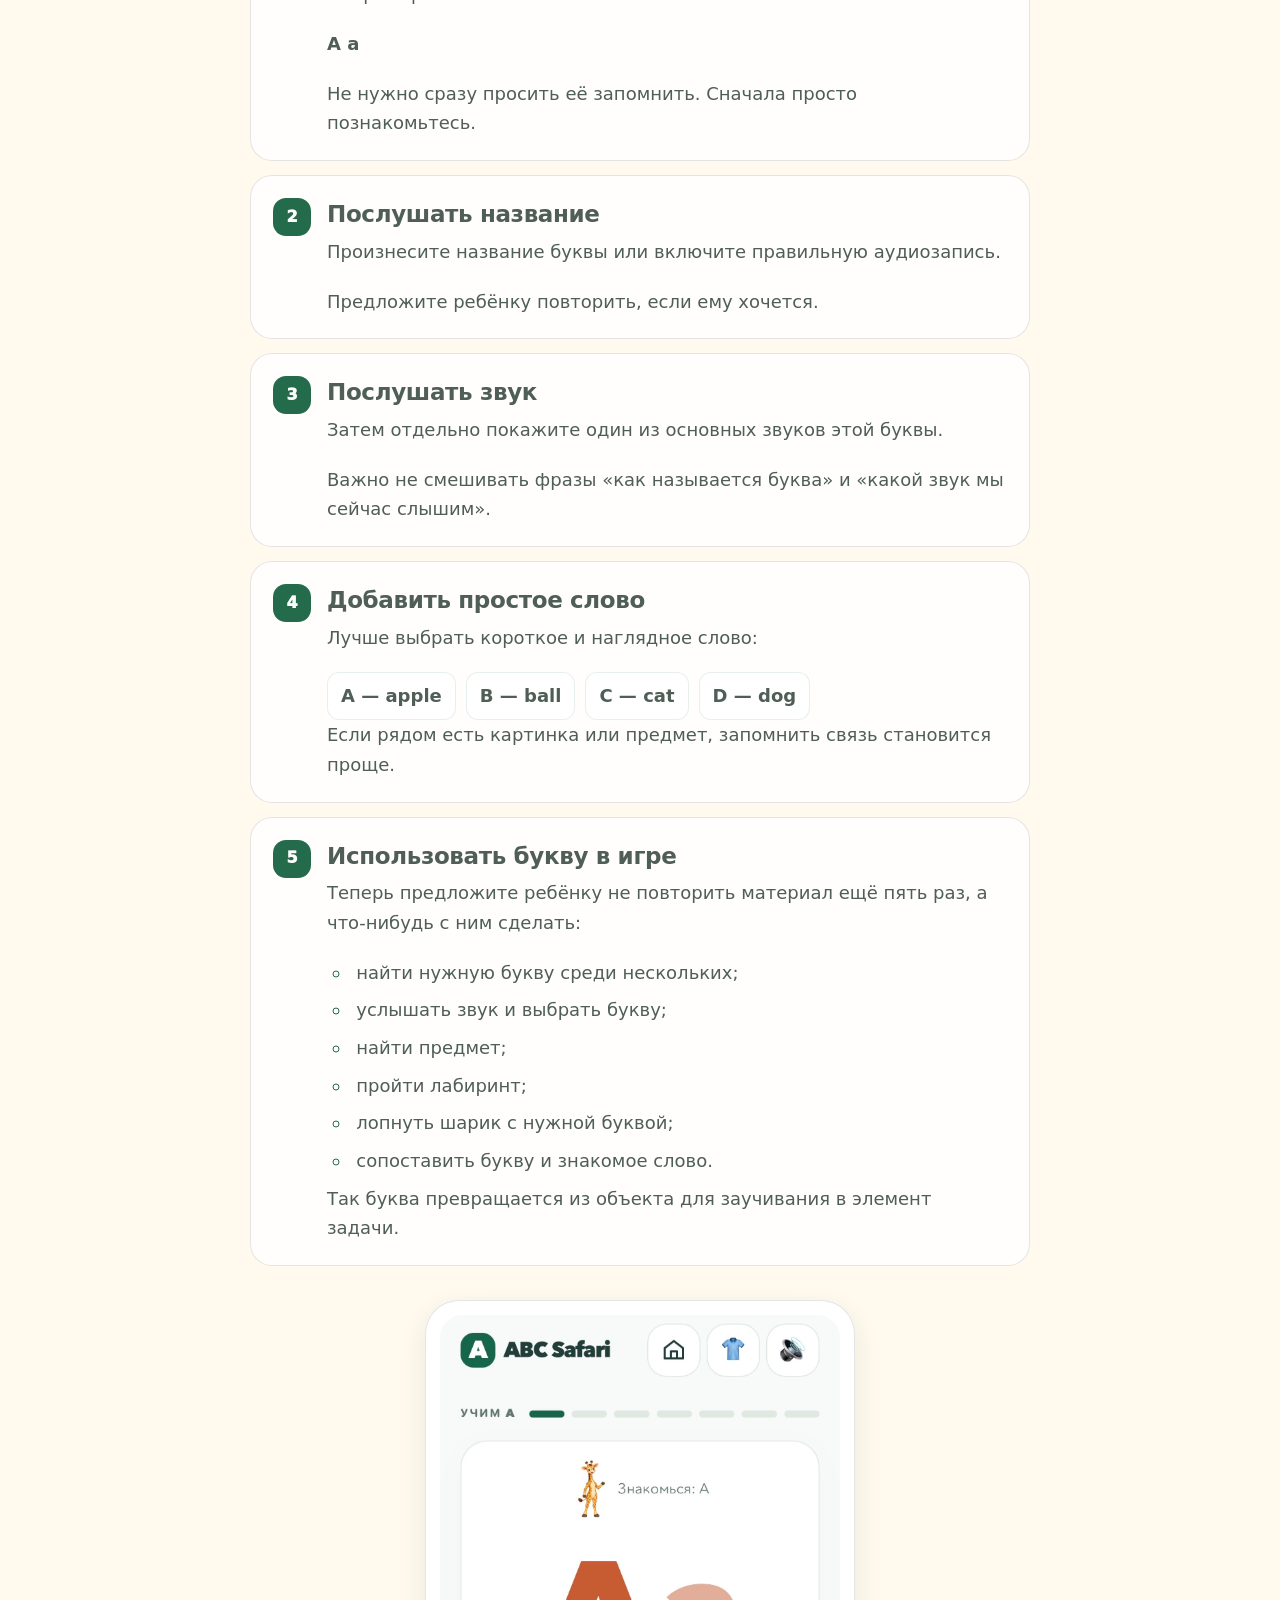
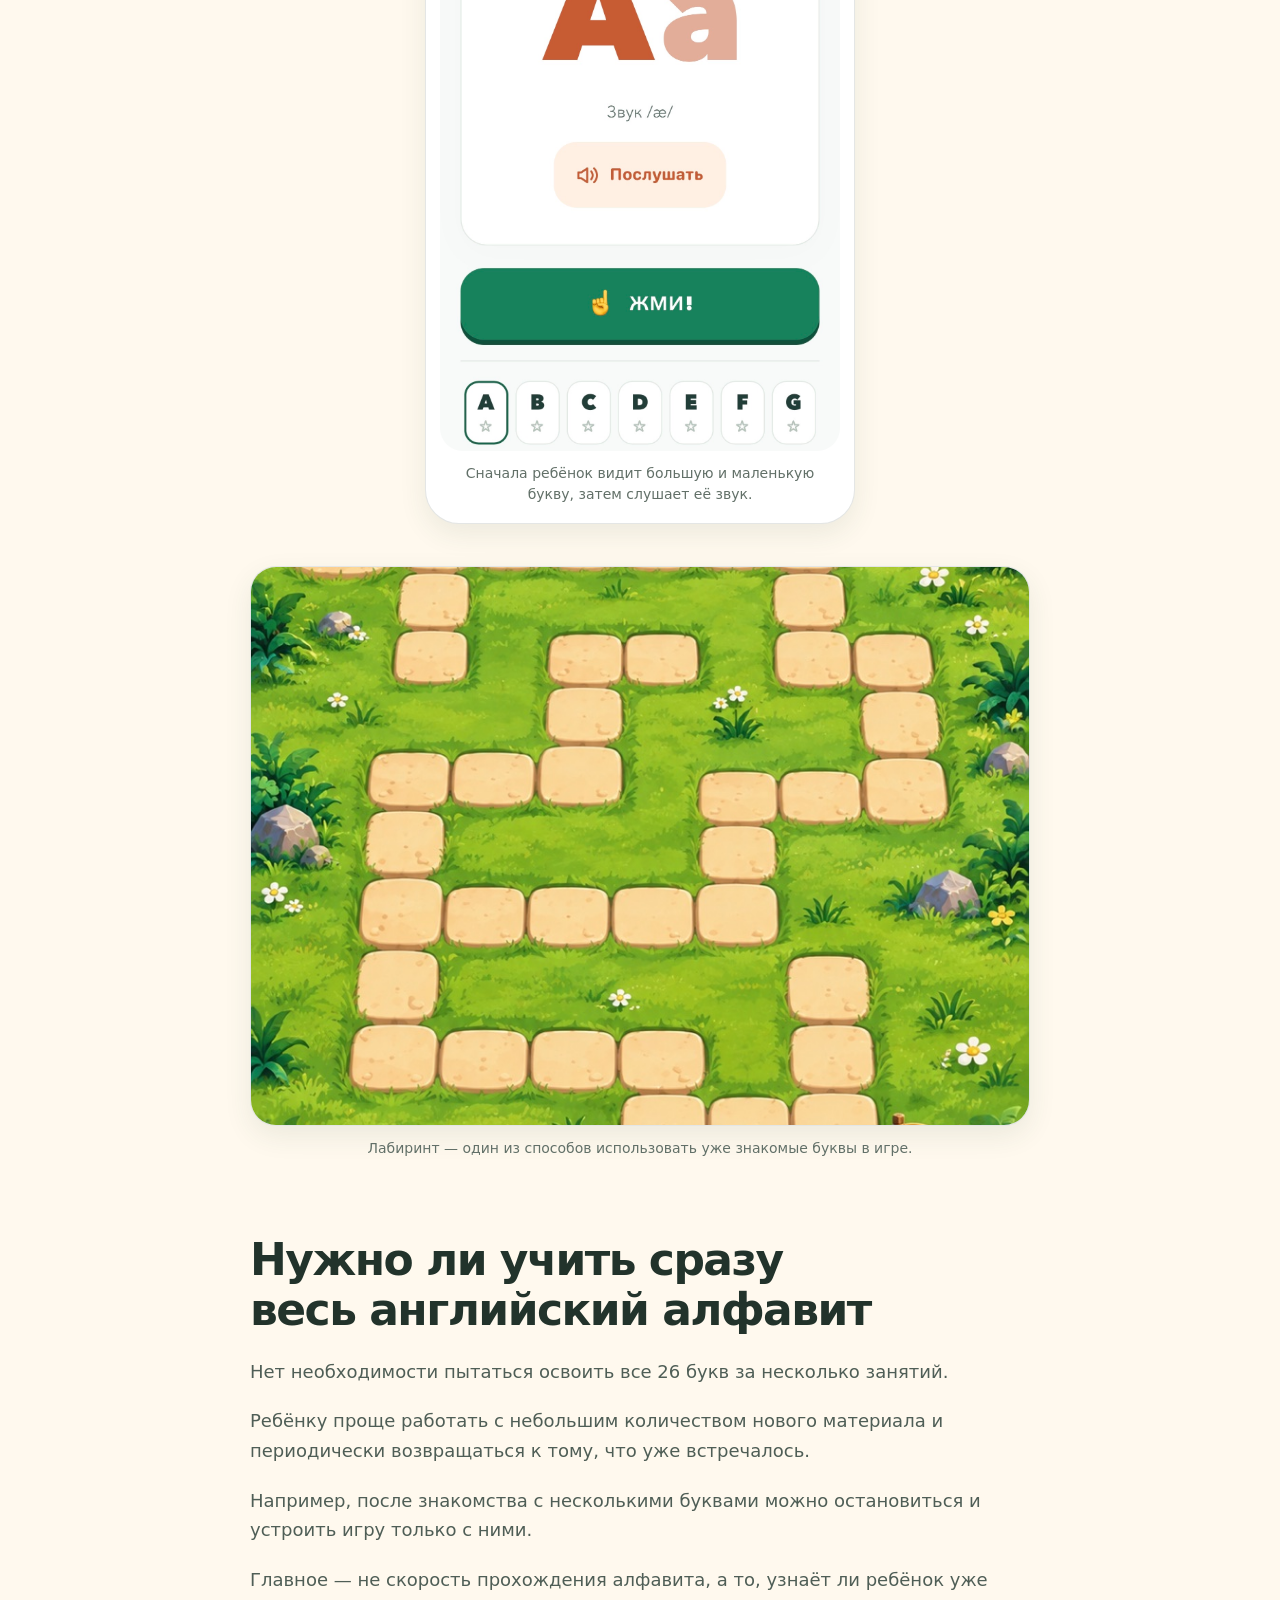
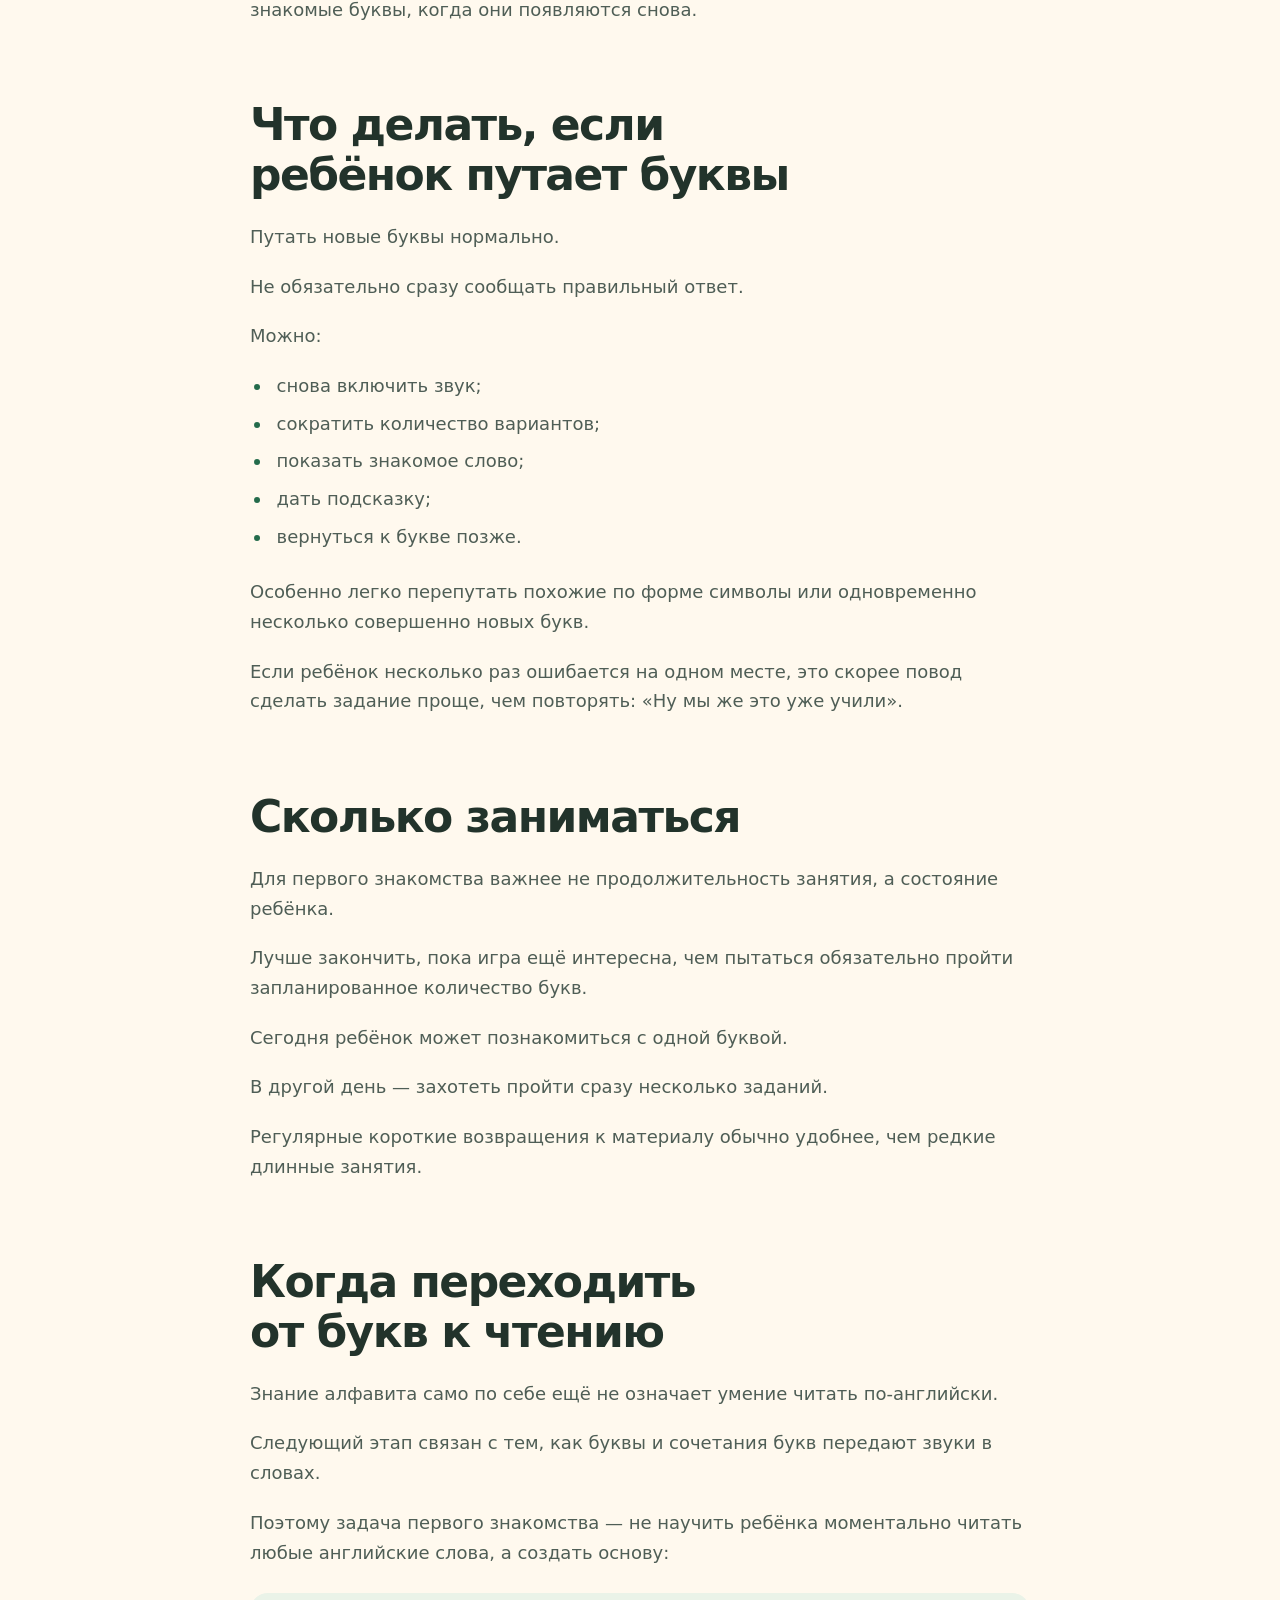
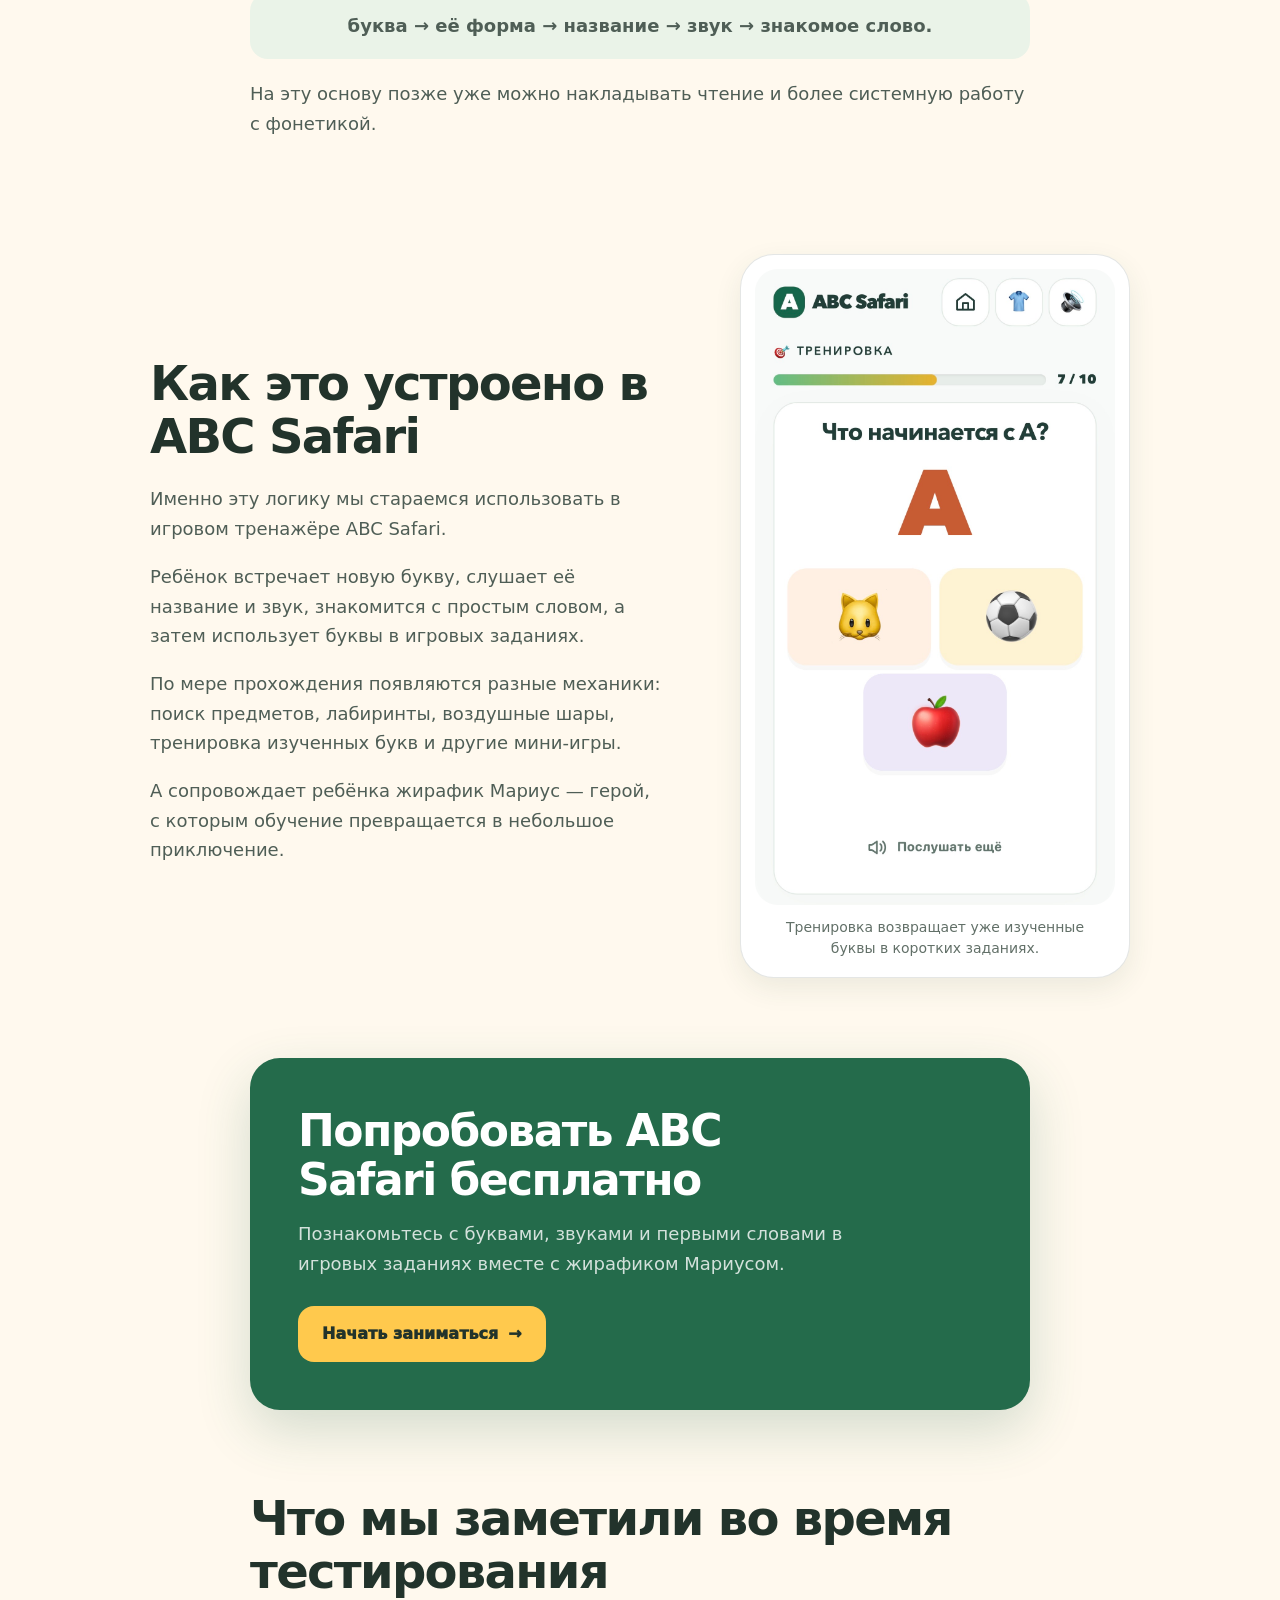
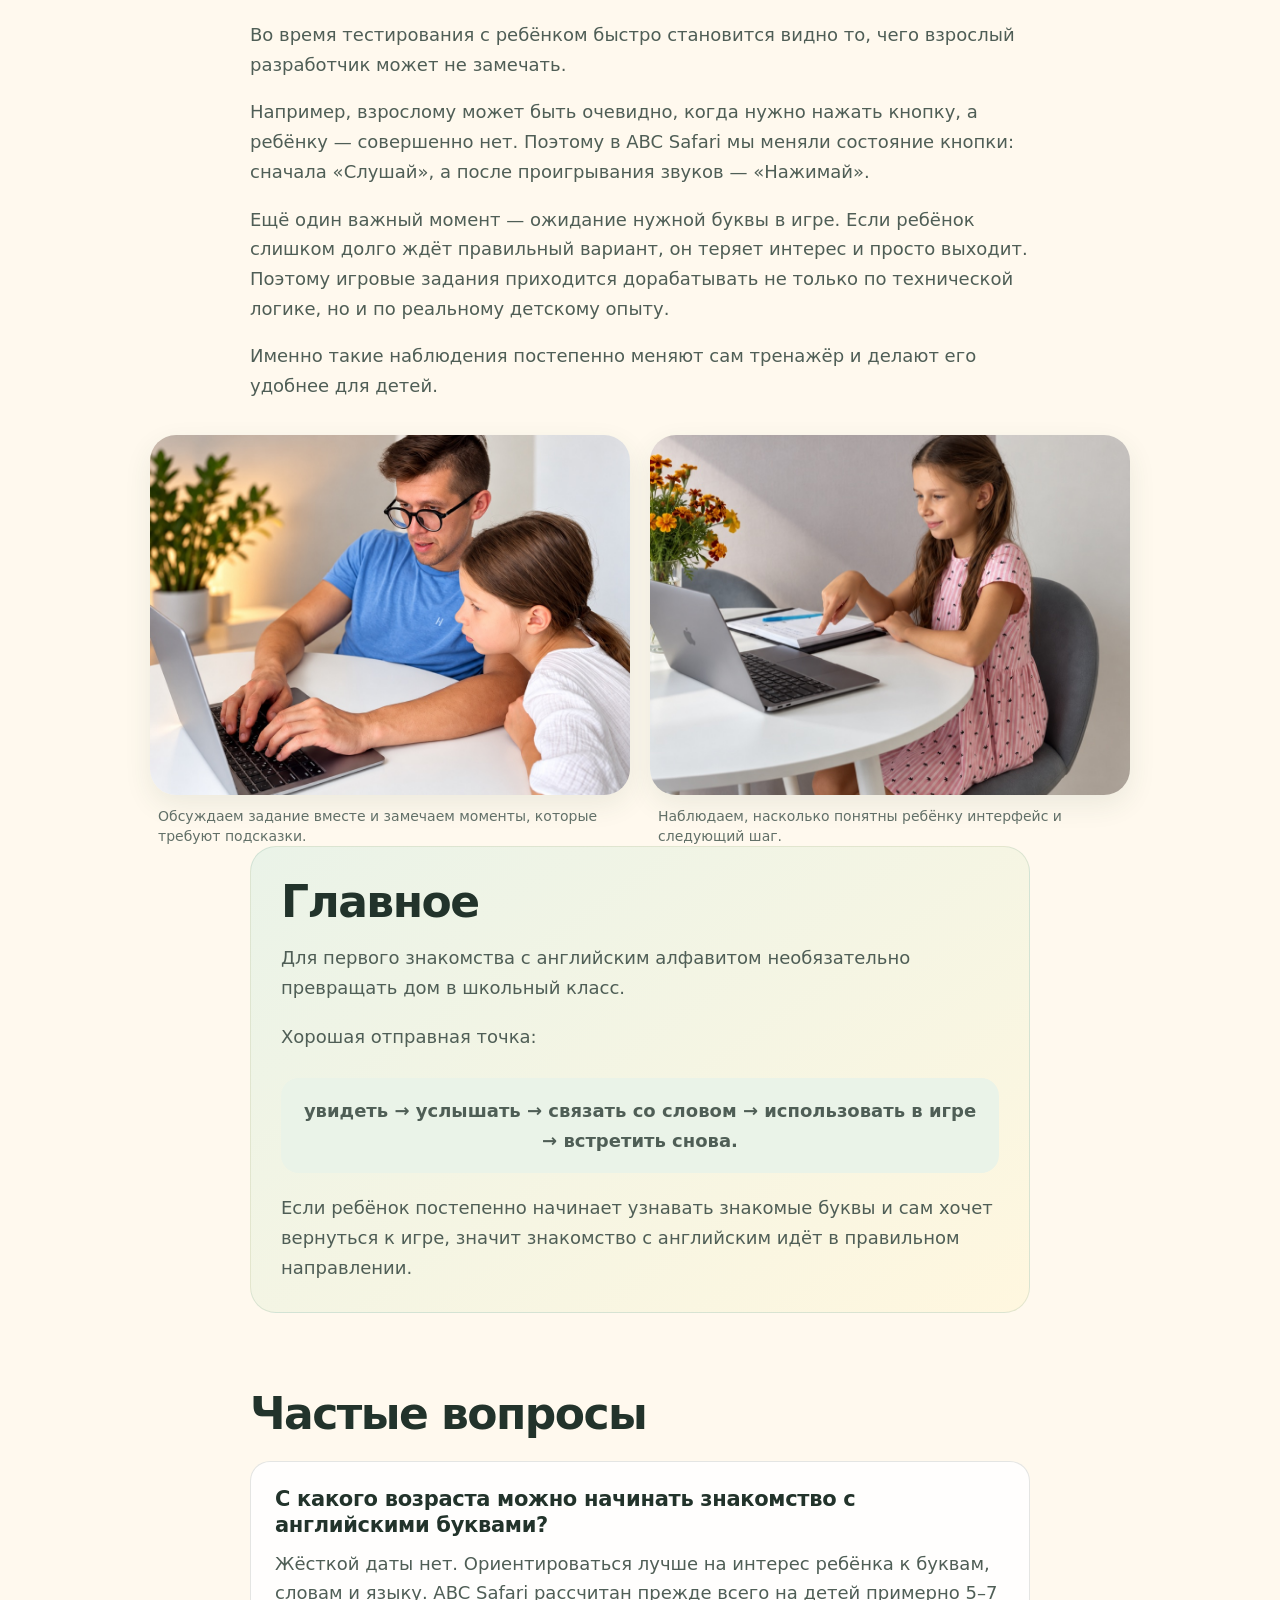
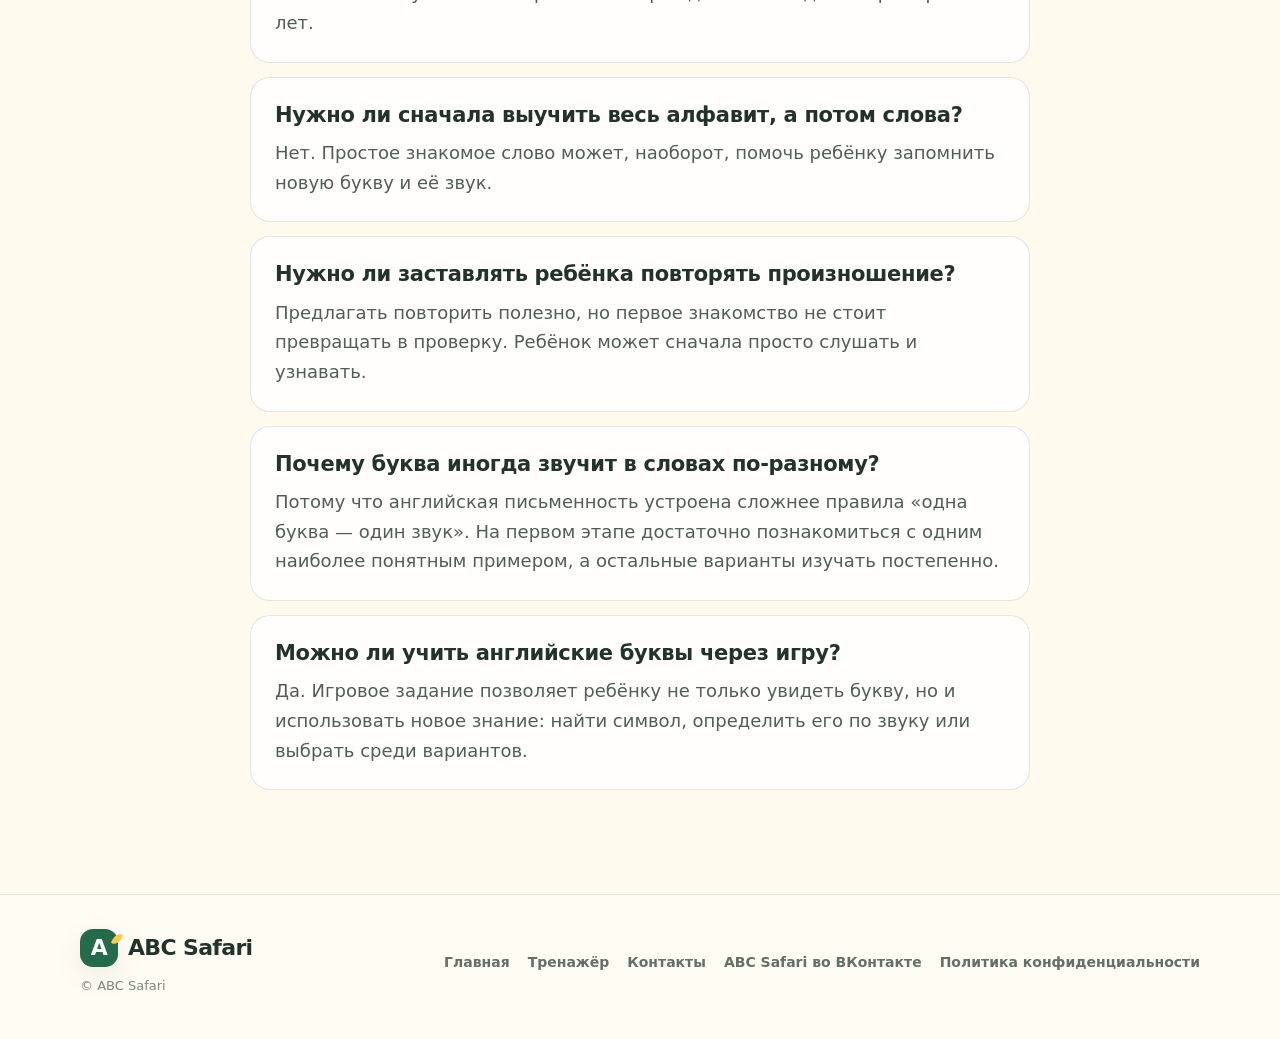
<file: articles/angliyskiy-alfavit-dlya-detey/index.html>
<!doctype html>
<html lang="ru">
<head>
  <meta charset="utf-8" />
  <meta name="viewport" content="width=device-width,initial-scale=1" />
  <link rel="stylesheet" href="/analytics-consent.css?v=consent-v2" />
  <script src="/analytics-consent.js?v=consent-v2"></script>
  <title>Английский алфавит для детей: как учить буквы и звуки | ABC Safari</title>
  <meta name="description" content="Как познакомить ребёнка 5–7 лет с английским алфавитом: названия букв, звуки, первые слова, игры и простые занятия без зубрёжки." />
  <link rel="canonical" href="https://abcsafari.ru/articles/angliyskiy-alfavit-dlya-detey/" />
  <link rel="icon" type="image/png" href="/play/icon-192.png" />
  <link rel="stylesheet" href="/articles/article.css" />
  <meta property="og:type" content="article" />
  <meta property="og:locale" content="ru_RU" />
  <meta property="og:site_name" content="ABC Safari" />
  <meta property="og:title" content="Английский алфавит для детей: как учить буквы и звуки | ABC Safari" />
  <meta property="og:description" content="Как познакомить ребёнка 5–7 лет с английским алфавитом: названия букв, звуки, первые слова, игры и простые занятия без зубрёжки." />
  <meta property="og:url" content="https://abcsafari.ru/articles/angliyskiy-alfavit-dlya-detey/" />
  <meta property="og:image" content="https://abcsafari.ru/articles/angliyskiy-alfavit-dlya-detey/images/hero-hidden-object.jpg" />
  <meta name="twitter:card" content="summary_large_image" />
  <meta name="twitter:title" content="Английский алфавит для детей: как учить буквы и звуки | ABC Safari" />
  <meta name="twitter:description" content="Как познакомить ребёнка 5–7 лет с английским алфавитом: названия букв, звуки, первые слова, игры и простые занятия без зубрёжки." />
  <meta name="twitter:image" content="https://abcsafari.ru/articles/angliyskiy-alfavit-dlya-detey/images/hero-hidden-object.jpg" />
  <script type="application/ld+json">
  {
    "@context": "https://schema.org",
    "@graph": [
      {
        "@type": "BlogPosting",
        "@id": "https://abcsafari.ru/articles/angliyskiy-alfavit-dlya-detey/#article",
        "headline": "Английский алфавит для детей: как учить буквы и звуки без зубрёжки",
        "description": "Как познакомить ребёнка 5–7 лет с английским алфавитом: названия букв, звуки, первые слова, игры и простые занятия без зубрёжки.",
        "url": "https://abcsafari.ru/articles/angliyskiy-alfavit-dlya-detey/",
        "mainEntityOfPage": "https://abcsafari.ru/articles/angliyskiy-alfavit-dlya-detey/",
        "datePublished": "2026-10-06",
        "dateModified": "2026-10-06",
        "inLanguage": "ru",
        "image": [
          "https://abcsafari.ru/articles/angliyskiy-alfavit-dlya-detey/images/hero-hidden-object.jpg",
          "https://abcsafari.ru/articles/angliyskiy-alfavit-dlya-detey/images/testing-together.jpg"
        ],
        "author": {
          "@type": "Organization",
          "name": "ABC Safari",
          "url": "https://abcsafari.ru/"
        },
        "publisher": {
          "@type": "Organization",
          "name": "ABC Safari",
          "url": "https://abcsafari.ru/",
          "logo": {
            "@type": "ImageObject",
            "url": "https://abcsafari.ru/play/icon-512.png"
          }
        }
      },
      {
        "@type": "BreadcrumbList",
        "@id": "https://abcsafari.ru/articles/angliyskiy-alfavit-dlya-detey/#breadcrumbs",
        "itemListElement": [
          {
            "@type": "ListItem",
            "position": 1,
            "name": "Главная",
            "item": "https://abcsafari.ru/"
          },
          {
            "@type": "ListItem",
            "position": 2,
            "name": "Английский алфавит для детей",
            "item": "https://abcsafari.ru/articles/angliyskiy-alfavit-dlya-detey/"
          }
        ]
      }
    ]
  }
  </script>
</head>
<body>
  <a class="skip-link" href="#article">Перейти к статье</a>
  <header class="site-header">
    <div class="container nav">
      <a class="brand" href="/" aria-label="ABC Safari — на главную">
        <span class="brand-mark">A</span>
        <span>ABC Safari</span>
      </a>
      <nav class="header-links" aria-label="Основная навигация">
        <a href="/">Главная</a>
        <a class="play-link" href="/play/">Начать заниматься</a>
      </nav>
    </div>
  </header>

  <main id="article">
    <div class="container">
      <nav class="breadcrumbs" aria-label="Хлебные крошки">
        <ol>
          <li><a href="/">Главная</a></li>
          <li aria-current="page">Английский алфавит для детей</li>
        </ol>
      </nav>
    </div>

    <article>
      <header class="article-hero">
        <div class="container hero-grid">
          <div>
            <span class="eyebrow">Полезное родителям</span>
            <h1>Английский алфавит для детей: как учить буквы и звуки без зубрёжки</h1>
            <p class="lead">Знакомство с английским алфавитом — это не обязательно заучивание 26 букв по порядку.</p>
            <p class="hero-note">Для родителей детей 5–7 лет</p>
          </div>
          <figure class="hero-figure">
            <img src="/articles/angliyskiy-alfavit-dlya-detey/images/hero-hidden-object.jpg" width="1170" height="2301" fetchpriority="high" alt="Игровое задание ABC Safari: найти букву B и мяч в комнате Мариуса" />
            <figcaption>Буквы становятся частью понятной игровой задачи.</figcaption>
          </figure>
        </div>
      </header>

      <div class="article-body">
        <div class="prose">
          <section class="prose-section intro-card" aria-label="Введение">
            <p>Для ребёнка важнее постепенно связать несколько вещей: как буква выглядит, как называется, какой звук может передавать и в каких простых словах встречается.</p>
            <p>Если просто показывать карточку «A — Apple» и просить запомнить её, занятие быстро превращается в зубрёжку. Гораздо интереснее, когда букву можно услышать, найти, выбрать в игре и снова встретить через некоторое время.</p>
            <p>Разберёмся, что действительно стоит учить и как сделать первое знакомство с английскими буквами понятнее ребёнку.</p>
          </section>

          <section class="prose-section">
            <h2>Что значит «знать английскую букву»</h2>
            <p>Знать букву — это немного больше, чем уметь пропеть ABC.</p>
            <p>Полезно, когда ребёнок постепенно учится:</p>
            <ul>
              <li>узнавать букву среди других;</li>
              <li>называть её;</li>
              <li>слышать один из основных звуков, который она передаёт;</li>
              <li>узнавать знакомое слово с этой буквой;</li>
              <li>различать заглавную и строчную форму.</li>
            </ul>
            <p>Не обязательно требовать всё сразу.</p>
            <p>Сначала ребёнок может просто познакомиться с буквой и её названием. Затем — услышать звук и слово. Позже эта же буква возвращается в игровых заданиях и тренировках.</p>
          </section>

          <section class="prose-section">
            <h2>Название буквы и её звук — не одно и то же</h2>
            <p>Это один из моментов, который легко упустить.</p>
            <p>У английской буквы есть название, но при чтении она участвует в передаче звуков.</p>
            <p>Например, буква B называется bee, но в слове ball ребёнок слышит звук /b/.</p>
            <p>Поэтому полезно не ограничиваться только алфавитной песенкой.</p>
            <p>Можно говорить так:</p>
            <blockquote class="example">Это буква B. Она называется bee. Послушай: /b/. Ball.</blockquote>
            <p>Так ребёнок постепенно начинает связывать письменный символ с живой речью.</p>
            <p>В английском языке эта связь сложнее, чем правило «одна буква — один звук»: одна и та же буква может звучать по-разному в разных словах, а один звук может записываться разными буквами и их сочетаниями.</p>
            <p>На первом этапе не нужно объяснять ребёнку всю английскую фонетику. Достаточно дать понятную базовую связь между буквой, одним знакомым звуком и простым словом.</p>
          </section>

          <section class="prose-section">
            <h2>Как знакомиться с новой буквой</h2>
            <p>Можно использовать очень простую последовательность.</p>
            <ol class="steps">
              <li>
                <h3>Посмотреть</h3>
                <p>Покажите ребёнку большую и маленькую букву.</p>
                <p>Например:</p>
                <p><strong>A a</strong></p>
                <p>Не нужно сразу просить её запомнить. Сначала просто познакомьтесь.</p>
              </li>
              <li>
                <h3>Послушать название</h3>
                <p>Произнесите название буквы или включите правильную аудиозапись.</p>
                <p>Предложите ребёнку повторить, если ему хочется.</p>
              </li>
              <li>
                <h3>Послушать звук</h3>
                <p>Затем отдельно покажите один из основных звуков этой буквы.</p>
                <p>Важно не смешивать фразы «как называется буква» и «какой звук мы сейчас слышим».</p>
              </li>
              <li>
                <h3>Добавить простое слово</h3>
                <p>Лучше выбрать короткое и наглядное слово:</p>
                <ul class="word-list">
                  <li>A — apple</li>
                  <li>B — ball</li>
                  <li>C — cat</li>
                  <li>D — dog</li>
                </ul>
                <p>Если рядом есть картинка или предмет, запомнить связь становится проще.</p>
              </li>
              <li>
                <h3>Использовать букву в игре</h3>
                <p>Теперь предложите ребёнку не повторить материал ещё пять раз, а что-нибудь с ним сделать:</p>
                <ul>
                  <li>найти нужную букву среди нескольких;</li>
                  <li>услышать звук и выбрать букву;</li>
                  <li>найти предмет;</li>
                  <li>пройти лабиринт;</li>
                  <li>лопнуть шарик с нужной буквой;</li>
                  <li>сопоставить букву и знакомое слово.</li>
                </ul>
                <p>Так буква превращается из объекта для заучивания в элемент задачи.</p>
              </li>
            </ol>

            <figure class="article-figure phone-figure">
              <img src="/articles/angliyskiy-alfavit-dlya-detey/images/letter-a.jpg" width="1170" height="2153" loading="lazy" alt="Экран ABC Safari с большой и маленькой буквой A и кнопкой прослушивания" />
              <figcaption>Сначала ребёнок видит большую и маленькую букву, затем слушает её звук.</figcaption>
            </figure>

            <figure class="article-figure maze-figure">
              <img src="/articles/angliyskiy-alfavit-dlya-detey/images/maze-game.jpg" width="820" height="1457" loading="lazy" alt="Игровой лабиринт ABC Safari с дорожкой через зелёную поляну" />
              <figcaption>Лабиринт — один из способов использовать уже знакомые буквы в игре.</figcaption>
            </figure>
          </section>

          <section class="prose-section">
            <h2>Нужно ли учить сразу весь английский алфавит</h2>
            <p>Нет необходимости пытаться освоить все 26 букв за несколько занятий.</p>
            <p>Ребёнку проще работать с небольшим количеством нового материала и периодически возвращаться к тому, что уже встречалось.</p>
            <p>Например, после знакомства с несколькими буквами можно остановиться и устроить игру только с ними.</p>
            <p>Главное — не скорость прохождения алфавита, а то, узнаёт ли ребёнок уже знакомые буквы, когда они появляются снова.</p>
          </section>

          <section class="prose-section">
            <h2>Что делать, если ребёнок путает буквы</h2>
            <p>Путать новые буквы нормально.</p>
            <p>Не обязательно сразу сообщать правильный ответ.</p>
            <p>Можно:</p>
            <ul>
              <li>снова включить звук;</li>
              <li>сократить количество вариантов;</li>
              <li>показать знакомое слово;</li>
              <li>дать подсказку;</li>
              <li>вернуться к букве позже.</li>
            </ul>
            <p>Особенно легко перепутать похожие по форме символы или одновременно несколько совершенно новых букв.</p>
            <p>Если ребёнок несколько раз ошибается на одном месте, это скорее повод сделать задание проще, чем повторять: «Ну мы же это уже учили».</p>
          </section>

          <section class="prose-section">
            <h2>Сколько заниматься</h2>
            <p>Для первого знакомства важнее не продолжительность занятия, а состояние ребёнка.</p>
            <p>Лучше закончить, пока игра ещё интересна, чем пытаться обязательно пройти запланированное количество букв.</p>
            <p>Сегодня ребёнок может познакомиться с одной буквой.</p>
            <p>В другой день — захотеть пройти сразу несколько заданий.</p>
            <p>Регулярные короткие возвращения к материалу обычно удобнее, чем редкие длинные занятия.</p>
          </section>

          <section class="prose-section">
            <h2>Когда переходить от букв к чтению</h2>
            <p>Знание алфавита само по себе ещё не означает умение читать по-английски.</p>
            <p>Следующий этап связан с тем, как буквы и сочетания букв передают звуки в словах.</p>
            <p>Поэтому задача первого знакомства — не научить ребёнка моментально читать любые английские слова, а создать основу:</p>
            <p class="sequence">буква → её форма → название → звук → знакомое слово.</p>
            <p>На эту основу позже уже можно накладывать чтение и более системную работу с фонетикой.</p>
          </section>
        </div>

        <section class="feature-grid" aria-labelledby="abc-safari-title">
          <div class="feature-copy">
            <h2 id="abc-safari-title">Как это устроено в ABC Safari</h2>
            <p>Именно эту логику мы стараемся использовать в игровом тренажёре ABC Safari.</p>
            <p>Ребёнок встречает новую букву, слушает её название и звук, знакомится с простым словом, а затем использует буквы в игровых заданиях.</p>
            <p>По мере прохождения появляются разные механики: поиск предметов, лабиринты, воздушные шары, тренировка изученных букв и другие мини-игры.</p>
            <p>А сопровождает ребёнка жирафик Мариус — герой, с которым обучение превращается в небольшое приключение.</p>
          </div>
          <figure class="article-figure phone-figure">
            <img src="/articles/angliyskiy-alfavit-dlya-detey/images/training.jpg" width="1170" height="2065" loading="lazy" alt="Экран тренировки ABC Safari с вопросом о слове на букву A" />
            <figcaption>Тренировка возвращает уже изученные буквы в коротких заданиях.</figcaption>
          </figure>
        </section>

        <div class="prose">
          <aside class="cta-card" aria-labelledby="try-title">
            <h2 id="try-title">Попробовать ABC Safari бесплатно</h2>
            <p>Познакомьтесь с буквами, звуками и первыми словами в игровых заданиях вместе с жирафиком Мариусом.</p>
            <a class="button" href="/play/">Начать заниматься <span aria-hidden="true">→</span></a>
          </aside>
        </div>

        <section class="testing" aria-labelledby="testing-title">
          <div class="testing-copy">
            <h2 id="testing-title">Что мы заметили во время тестирования</h2>
            <p>Во время тестирования с ребёнком быстро становится видно то, чего взрослый разработчик может не замечать.</p>
            <p>Например, взрослому может быть очевидно, когда нужно нажать кнопку, а ребёнку — совершенно нет. Поэтому в ABC Safari мы меняли состояние кнопки: сначала «Слушай», а после проигрывания звуков — «Нажимай».</p>
            <p>Ещё один важный момент — ожидание нужной буквы в игре. Если ребёнок слишком долго ждёт правильный вариант, он теряет интерес и просто выходит. Поэтому игровые задания приходится дорабатывать не только по технической логике, но и по реальному детскому опыту.</p>
            <p>Именно такие наблюдения постепенно меняют сам тренажёр и делают его удобнее для детей.</p>
          </div>
          <div class="photo-grid">
            <figure>
              <img src="/articles/angliyskiy-alfavit-dlya-detey/images/testing-together.jpg" width="1100" height="1100" loading="lazy" alt="Папа и дочь вместе обсуждают задание за ноутбуком" />
              <figcaption>Обсуждаем задание вместе и замечаем моменты, которые требуют подсказки.</figcaption>
            </figure>
            <figure>
              <img src="/articles/angliyskiy-alfavit-dlya-detey/images/child-testing.jpg" width="1000" height="1249" loading="lazy" alt="Девочка тестирует учебное задание на ноутбуке" />
              <figcaption>Наблюдаем, насколько понятны ребёнку интерфейс и следующий шаг.</figcaption>
            </figure>
          </div>
        </section>

        <div class="prose">
          <section class="prose-section takeaway">
            <h2>Главное</h2>
            <p>Для первого знакомства с английским алфавитом необязательно превращать дом в школьный класс.</p>
            <p>Хорошая отправная точка:</p>
            <p class="sequence">увидеть → услышать → связать со словом → использовать в игре → встретить снова.</p>
            <p>Если ребёнок постепенно начинает узнавать знакомые буквы и сам хочет вернуться к игре, значит знакомство с английским идёт в правильном направлении.</p>
          </section>

          <section class="prose-section" aria-labelledby="faq-title">
            <h2 id="faq-title">Частые вопросы</h2>
            <div class="faq-list">
              <article class="faq-item">
                <h3>С какого возраста можно начинать знакомство с английскими буквами?</h3>
                <p>Жёсткой даты нет. Ориентироваться лучше на интерес ребёнка к буквам, словам и языку. ABC Safari рассчитан прежде всего на детей примерно 5–7 лет.</p>
              </article>
              <article class="faq-item">
                <h3>Нужно ли сначала выучить весь алфавит, а потом слова?</h3>
                <p>Нет. Простое знакомое слово может, наоборот, помочь ребёнку запомнить новую букву и её звук.</p>
              </article>
              <article class="faq-item">
                <h3>Нужно ли заставлять ребёнка повторять произношение?</h3>
                <p>Предлагать повторить полезно, но первое знакомство не стоит превращать в проверку. Ребёнок может сначала просто слушать и узнавать.</p>
              </article>
              <article class="faq-item">
                <h3>Почему буква иногда звучит в словах по-разному?</h3>
                <p>Потому что английская письменность устроена сложнее правила «одна буква — один звук». На первом этапе достаточно познакомиться с одним наиболее понятным примером, а остальные варианты изучать постепенно.</p>
              </article>
              <article class="faq-item">
                <h3>Можно ли учить английские буквы через игру?</h3>
                <p>Да. Игровое задание позволяет ребёнку не только увидеть букву, но и использовать новое знание: найти символ, определить его по звуку или выбрать среди вариантов.</p>
              </article>
            </div>
          </section>
        </div>
      </div>
    </article>
  </main>

  <footer>
    <div class="container footer-row">
      <div>
        <a class="brand" href="/"><span class="brand-mark">A</span><span>ABC Safari</span></a>
        <div class="copyright">© ABC Safari</div>
      </div>
      <nav class="footer-links" aria-label="Ссылки в подвале">
        <a href="/">Главная</a>
        <a href="/play/">Тренажёр</a>
        <a href="/contacts/">Контакты</a>
        <a href="https://vk.ru/abcsafari" target="_blank" rel="noopener noreferrer">ABC Safari во ВКонтакте</a>
        <a href="/privacy/">Политика конфиденциальности</a>
      </nav>
    </div>
  </footer>
</body>
</html>
</file>
<file: analytics-consent.css>
.analytics-consent{
  position:fixed;
  z-index:10000;
  right:max(16px,env(safe-area-inset-right));
  bottom:max(16px,env(safe-area-inset-bottom));
  left:max(16px,env(safe-area-inset-left));
  display:flex;
  align-items:center;
  gap:20px;
  max-width:920px;
  margin-inline:auto;
  padding:16px 18px;
  border:1px solid rgba(72,92,70,.16);
  border-radius:18px;
  background:#fffdf8;
  box-shadow:0 18px 55px rgba(44,57,43,.18);
  color:#2c392b;
  font:15px/1.45 system-ui,-apple-system,BlinkMacSystemFont,"Segoe UI",sans-serif;
}
.analytics-consent__copy{flex:1;min-width:0}
.analytics-consent__copy strong{display:block;margin-bottom:2px;font-size:16px}
.analytics-consent__copy p{margin:0}
.analytics-consent__copy .analytics-consent__current{margin-top:6px;color:#496156;font-size:13px}
.analytics-consent__copy a{color:#376f50;text-underline-offset:2px}
.analytics-consent__actions{display:flex;flex:0 0 auto;gap:9px}
.analytics-consent button{
  min-height:42px;
  padding:9px 14px;
  border:1px solid #477a59;
  border-radius:12px;
  font:inherit;
  font-size:14px;
  font-weight:700;
  cursor:pointer;
}
.analytics-consent__allow{background:#477a59;color:#fff}
.analytics-consent__deny{background:#fff;color:#365d44}
.analytics-consent button.is-current{box-shadow:0 0 0 3px rgba(242,191,75,.68)}
.analytics-consent button:focus-visible{outline:3px solid #f2bf4b;outline-offset:2px}
@media (max-width:680px){
  .analytics-consent{align-items:stretch;flex-direction:column;gap:12px;padding:15px}
  .analytics-consent__actions{flex-direction:column}
  .analytics-consent button{width:100%}
}
@media (prefers-reduced-motion:no-preference){
  .analytics-consent{animation:analytics-consent-in .22s ease-out both}
  @keyframes analytics-consent-in{from{opacity:0;transform:translateY(10px)}to{opacity:1;transform:none}}
}
</file>
<file: site-pages.css>
:root{
  --bg:#fff9ee;
  --ink:#22332b;
  --muted:#627068;
  --green:#246b4b;
  --green-soft:#eaf3e8;
  --yellow:#ffc94d;
  --white:#fff;
  --line:rgba(34,51,43,.12);
  --shadow:0 18px 60px rgba(43,74,57,.12);
  --max:880px;
}
*{box-sizing:border-box}
html{scroll-behavior:smooth}
body{
  margin:0;color:var(--ink);background:
    radial-gradient(circle at 8% 8%,rgba(255,201,77,.12),transparent 22rem),
    radial-gradient(circle at 90% 20%,rgba(111,175,115,.10),transparent 28rem),
    var(--bg);
  font-family:"Nunito","Avenir Next","Segoe UI",system-ui,-apple-system,sans-serif;
  line-height:1.6;-webkit-font-smoothing:antialiased;
}
a{color:var(--green)}
:focus-visible{outline:3px solid rgba(243,154,61,.45);outline-offset:4px}
.site-header{border-bottom:1px solid rgba(34,51,43,.07);background:rgba(255,249,238,.9)}
.nav{width:min(1120px,calc(100% - 40px));min-height:76px;margin:auto;display:flex;align-items:center;justify-content:space-between;gap:24px}
.brand{display:flex;align-items:center;gap:10px;color:var(--ink);font-weight:900;font-size:22px;letter-spacing:-.03em;text-decoration:none}
.brand-mark{width:38px;height:38px;border-radius:13px;background:var(--green);color:#fff;display:grid;place-items:center;box-shadow:0 10px 28px rgba(43,74,57,.09)}
.back-link{font-weight:800;text-decoration:none}
main{width:min(var(--max),calc(100% - 40px));margin:0 auto;padding:72px 0 100px}
.eyebrow{display:inline-block;color:var(--green);background:rgba(36,107,75,.08);border:1px solid rgba(36,107,75,.1);padding:8px 12px;border-radius:999px;font-size:13px;font-weight:800;letter-spacing:.08em;text-transform:uppercase}
h1{max-width:760px;margin:22px 0 18px;font-size:clamp(40px,7vw,68px);line-height:1.02;letter-spacing:-.045em}
.lead{max-width:720px;color:var(--muted);font-size:clamp(18px,2.4vw,22px);margin:0 0 38px}
.content-card{background:rgba(255,255,255,.9);border:1px solid var(--line);border-radius:28px;padding:clamp(26px,5vw,48px);box-shadow:var(--shadow)}
.content-card h2{margin:34px 0 10px;font-size:clamp(25px,4vw,34px);line-height:1.15;letter-spacing:-.025em}
.content-card h2:first-child{margin-top:0}
.content-card h3{margin:28px 0 8px;font-size:21px;line-height:1.25}
.content-card p,.content-card li{color:var(--muted);font-size:17px}
.content-card code{overflow-wrap:anywhere;color:#365d44;background:#f3f6f1;border-radius:7px;padding:.08em .34em;font-size:.9em}
.content-card a{font-weight:800}
.action{display:inline-flex;margin-top:16px;padding:14px 20px;border-radius:14px;background:var(--green);color:#fff;text-decoration:none;font-weight:900}
.action-button{border:0;font:inherit;cursor:pointer}
.policy section{scroll-margin-top:24px}
.policy-operator{margin:-8px 0 34px;padding:22px 24px;border:1px solid rgba(36,107,75,.15);border-radius:20px;background:var(--green-soft)}
.policy-operator p{margin:5px 0;color:var(--ink)}
.policy-operator__label{font-size:13px!important;font-weight:900;letter-spacing:.08em;text-transform:uppercase}
.policy-toc{margin:0 0 38px;padding:24px;border-radius:20px;background:#fff9ee;border:1px solid var(--line)}
.policy-toc h2{margin:0 0 12px;font-size:22px}
.policy-toc ol{columns:2;column-gap:36px;margin:0;padding-left:22px}
.policy-toc li{break-inside:avoid;margin:5px 0;font-size:15px}
.policy-toc a{font-weight:700;text-underline-offset:3px}
.policy-note{margin:20px 0;padding:16px 18px;border-left:4px solid var(--yellow);border-radius:4px 14px 14px 4px;background:#fff9e8}
.policy-note p{margin:0;color:var(--ink)}
.policy-code-list{display:flex;flex-wrap:wrap;gap:8px;margin:16px 0 20px}
.policy-code-list code{display:inline-block;padding:5px 9px}
.policy-links{padding-top:8px;border-top:1px solid var(--line)}
footer{border-top:1px solid var(--line);padding:28px 0 36px}
.footer-row{width:min(1120px,calc(100% - 40px));margin:auto;display:flex;justify-content:space-between;gap:20px;flex-wrap:wrap;color:var(--muted);font-size:14px}
.footer-row a{font-weight:800;text-decoration:none}
@media(max-width:600px){.nav{width:min(100% - 26px,1120px);min-height:68px}.brand{font-size:19px}main{width:min(100% - 26px,var(--max));padding:48px 0 72px}h1{font-size:clamp(34px,9vw,42px);overflow-wrap:break-word}.content-card{border-radius:22px}.policy-operator,.policy-toc{padding:18px}.policy-toc ol{columns:1}.policy-code-list{gap:6px}}
</file>
<file: articles/article.css>
:root{
  --bg:#fff9ee;
  --paper:#fffefb;
  --ink:#22332b;
  --muted:#627068;
  --green:#246b4b;
  --green-dark:#185339;
  --green-soft:#eaf3e8;
  --yellow:#ffc94d;
  --orange:#cf5a2f;
  --line:rgba(34,51,43,.12);
  --shadow:0 18px 60px rgba(43,74,57,.12);
  --shadow-sm:0 10px 28px rgba(43,74,57,.09);
  --wide:1120px;
  --reading:780px;
}

*{box-sizing:border-box}
html{scroll-behavior:smooth}
body{
  margin:0;
  color:var(--ink);
  background:
    radial-gradient(circle at 7% 5%,rgba(255,201,77,.13),transparent 25rem),
    radial-gradient(circle at 93% 18%,rgba(111,175,115,.12),transparent 30rem),
    var(--bg);
  font-family:"Nunito","Avenir Next","Segoe UI",system-ui,-apple-system,sans-serif;
  line-height:1.65;
  -webkit-font-smoothing:antialiased;
}
img{display:block;max-width:100%;height:auto}
a{color:var(--green);text-underline-offset:3px}
:focus-visible{outline:3px solid rgba(243,154,61,.5);outline-offset:4px}

.skip-link{position:absolute;left:16px;top:-80px;z-index:1000;padding:10px 14px;border-radius:10px;background:var(--ink);color:#fff}
.skip-link:focus{top:12px}
.container{width:min(var(--wide),calc(100% - 40px));margin:0 auto}

.site-header{
  position:sticky;
  top:0;
  z-index:50;
  border-bottom:1px solid rgba(34,51,43,.08);
  background:rgba(255,249,238,.9);
  backdrop-filter:blur(18px);
}
.nav{min-height:76px;display:flex;align-items:center;justify-content:space-between;gap:24px}
.brand{display:flex;flex:0 0 auto;align-items:center;gap:10px;color:var(--ink);font-size:22px;font-weight:900;letter-spacing:-.03em;text-decoration:none;white-space:nowrap}
.brand-mark{position:relative;width:38px;height:38px;border-radius:13px;display:grid;place-items:center;background:var(--green);color:#fff;box-shadow:var(--shadow-sm)}
.brand-mark::after{content:"";position:absolute;right:-3px;top:4px;width:8px;height:12px;border-radius:80% 10% 80% 10%;background:var(--yellow);transform:rotate(25deg)}
.header-links{display:flex;align-items:center;gap:22px;font-weight:800}
.header-links a{text-decoration:none}
.header-links .play-link{padding:11px 18px;border-radius:14px;background:var(--green);color:#fff;box-shadow:0 10px 24px rgba(36,107,75,.18)}

main{overflow:hidden}
.breadcrumbs{padding:24px 0 0;color:var(--muted);font-size:14px}
.breadcrumbs ol{display:flex;align-items:center;gap:9px;list-style:none;margin:0;padding:0;white-space:nowrap;overflow-x:auto}
.breadcrumbs li{display:flex;align-items:center;gap:9px}
.breadcrumbs li:not(:last-child)::after{content:"/";color:rgba(34,51,43,.35)}
.breadcrumbs a{color:var(--muted);text-decoration:none}

.article-hero{padding:54px 0 72px}
.hero-grid{display:grid;grid-template-columns:minmax(0,1.08fr) minmax(330px,.72fr);gap:clamp(40px,7vw,88px);align-items:center}
.eyebrow{display:inline-flex;align-items:center;gap:8px;margin-bottom:20px;padding:8px 12px;border:1px solid rgba(36,107,75,.1);border-radius:999px;background:rgba(36,107,75,.08);color:var(--green);font-size:13px;font-weight:900;letter-spacing:.08em;text-transform:uppercase}
.eyebrow::before{content:"";width:7px;height:7px;border-radius:50%;background:var(--yellow);box-shadow:0 0 0 5px rgba(255,201,77,.18)}
h1,h2,h3,p{margin-top:0}
h1{margin-bottom:24px;font-size:clamp(42px,6.2vw,70px);line-height:1.02;letter-spacing:-.045em;text-wrap:balance}
.lead{margin-bottom:24px;color:var(--muted);font-size:clamp(19px,2.2vw,23px);line-height:1.55}
.hero-note{display:inline-flex;align-items:center;gap:9px;margin:0;color:var(--green);font-size:14px;font-weight:800}
.hero-note::before{content:"26";width:34px;height:34px;border-radius:12px;display:grid;place-items:center;background:var(--green-soft);font-size:12px;font-weight:1000}
.hero-figure{margin:0;padding:16px;border:1px solid rgba(34,51,43,.1);border-radius:34px;background:rgba(255,255,255,.78);box-shadow:var(--shadow);transform:rotate(1.2deg)}
.hero-figure img{width:100%;aspect-ratio:4/5;border-radius:23px;object-fit:cover;object-position:50% 27%}
.hero-figure figcaption{padding:13px 4px 2px;color:var(--muted);font-size:13px;text-align:center}

.article-body{padding:0 0 104px}
.prose{width:min(var(--reading),calc(100% - 40px));margin:0 auto}
.prose-section{margin-top:76px;scroll-margin-top:108px}
.prose-section:first-child{margin-top:0}
.intro-card{padding:clamp(28px,5vw,46px);border:1px solid var(--line);border-radius:28px;background:rgba(255,255,255,.82);box-shadow:var(--shadow-sm)}
.prose h2{margin-bottom:22px;font-size:clamp(30px,4.5vw,44px);line-height:1.13;letter-spacing:-.035em;text-wrap:balance}
.prose h3{margin:34px 0 12px;font-size:clamp(21px,3vw,26px);line-height:1.25;letter-spacing:-.015em}
.prose p,.prose li{color:#4f5e56;font-size:18px}
.prose p{margin-bottom:20px}
.prose ul{margin:18px 0 26px;padding-left:1.35em}
.prose li{margin:8px 0;padding-left:5px}
.prose li::marker{color:var(--green)}
.example{margin:26px 0;padding:22px 24px;border-left:5px solid var(--yellow);border-radius:0 18px 18px 0;background:#fff6dc;color:var(--ink);font-size:19px;font-weight:800}
.sequence{margin:26px 0;padding:18px 22px;border-radius:18px;background:var(--green-soft);color:var(--green-dark);font-size:20px;font-weight:900;text-align:center}
.word-list{display:flex;flex-wrap:wrap;gap:10px;list-style:none!important;padding:0!important}
.word-list li{margin:0;padding:8px 13px;border:1px solid rgba(36,107,75,.1);border-radius:12px;background:#fff;font-weight:800}

.steps{counter-reset:step;display:grid;gap:14px;list-style:none;margin:26px 0 34px!important;padding:0!important}
.steps > li{position:relative;margin:0;padding:24px 24px 22px 76px;border:1px solid var(--line);border-radius:22px;background:rgba(255,255,255,.84)}
.steps > li::before{counter-increment:step;content:counter(step);position:absolute;left:22px;top:22px;width:38px;height:38px;border-radius:13px;display:grid;place-items:center;background:var(--green);color:#fff;font-size:16px;font-weight:1000}
.steps h3{margin:0 0 8px;font-size:23px}
.steps p:last-child{margin-bottom:0}
.steps ul{margin-bottom:0}

.article-figure{margin:34px 0 42px}
.article-figure img{width:100%;border:1px solid var(--line);border-radius:26px;background:#fff;box-shadow:var(--shadow-sm)}
.article-figure figcaption{margin-top:12px;color:var(--muted);font-size:14px;line-height:1.5;text-align:center}
.phone-figure{width:min(430px,100%);margin-left:auto;margin-right:auto;padding:14px;border:1px solid var(--line);border-radius:34px;background:#fff;box-shadow:var(--shadow-sm)}
.phone-figure img{border:0;border-radius:23px;box-shadow:none}
.phone-figure figcaption{padding:0 8px 4px}
.maze-figure img{max-height:560px;object-fit:cover;object-position:50% 51%}

.feature-grid{width:min(980px,calc(100% - 40px));margin:82px auto 0;display:grid;grid-template-columns:minmax(0,1fr) minmax(300px,390px);gap:clamp(38px,7vw,76px);align-items:center}
.feature-copy{min-width:0}
.feature-copy h2{margin-bottom:22px;font-size:clamp(32px,4.8vw,48px);line-height:1.1;letter-spacing:-.035em}
.feature-copy p,.feature-copy li{color:#4f5e56;font-size:18px}
.feature-copy ul{padding-left:1.25em}
.feature-copy li{margin:8px 0}
.feature-copy li::marker{color:var(--green)}

.cta-card{margin-top:38px;padding:clamp(28px,5vw,48px);border-radius:30px;background:var(--green);color:#fff;box-shadow:0 20px 54px rgba(36,107,75,.2)}
.cta-card h2{margin-bottom:14px;color:#fff}
.cta-card p{max-width:620px;color:rgba(255,255,255,.8)}
.button{display:inline-flex;align-items:center;justify-content:center;gap:10px;min-height:56px;margin-top:8px;padding:0 24px;border-radius:16px;background:var(--yellow);color:var(--ink);font-weight:1000;text-decoration:none;transition:transform .2s ease,background .2s ease}
.button:hover{transform:translateY(-2px);background:#ffd66d}

.testing{width:min(980px,calc(100% - 40px));margin:82px auto 0}
.testing-copy{width:min(var(--reading),100%);margin:0 auto}
.testing-copy h2{margin-bottom:22px;font-size:clamp(32px,4.8vw,48px);line-height:1.1;letter-spacing:-.035em}
.testing-copy p{color:#4f5e56;font-size:18px}
.photo-grid{display:grid;grid-template-columns:1fr 1fr;gap:20px;margin-top:34px}
.photo-grid figure{margin:0}
.photo-grid img{width:100%;aspect-ratio:4/3;border-radius:26px;object-fit:cover;box-shadow:var(--shadow-sm)}
.photo-grid figure:first-child img{object-position:center 38%}
.photo-grid figure:last-child img{object-position:center 31%}
.photo-grid figcaption{padding:11px 8px 0;color:var(--muted);font-size:14px;line-height:1.45}

.takeaway{padding:30px;border:1px solid rgba(36,107,75,.12);border-radius:26px;background:linear-gradient(145deg,#eaf3e8,#fff7df)}
.takeaway h2{margin-bottom:16px}
.takeaway p:last-child{margin-bottom:0}
.faq-list{display:grid;gap:14px}
.faq-item{padding:24px 24px 4px;border:1px solid var(--line);border-radius:20px;background:rgba(255,255,255,.84)}
.faq-item h3{margin:0 0 10px;font-size:21px}

footer{padding:34px 0 42px;border-top:1px solid var(--line);background:rgba(255,255,255,.36)}
.footer-row{display:flex;align-items:center;justify-content:space-between;gap:24px;flex-wrap:wrap}
.footer-links{display:flex;gap:18px;flex-wrap:wrap;color:var(--muted);font-size:14px}
.footer-links a{color:inherit;font-weight:800;text-decoration:none}
.copyright{margin-top:8px;color:#7d8981;font-size:13px}

@media(max-width:860px){
  .hero-grid,.feature-grid{grid-template-columns:1fr}
  .article-hero{padding-top:42px}
  .hero-figure{width:min(520px,100%);margin:0 auto;transform:none}
  .feature-grid{width:min(var(--reading),calc(100% - 40px));gap:32px}
  .feature-grid .phone-figure{grid-row:2}
}

@media(max-width:620px){
  .container,.prose,.feature-grid,.testing{width:min(100% - 26px,var(--wide))}
  .nav{min-height:68px}
  .brand{font-size:19px}
  .header-links{gap:10px}
  .header-links>a:not(.play-link){display:none}
  .header-links .play-link{padding:9px 12px;font-size:14px}
  .breadcrumbs{padding-top:18px}
  .article-hero{padding:34px 0 52px}
  h1{font-size:clamp(35px,10.7vw,48px);overflow-wrap:break-word}
  .lead{font-size:18px}
  .hero-figure{padding:10px;border-radius:25px}
  .hero-figure img{border-radius:18px}
  .article-body{padding-bottom:76px}
  .prose-section,.feature-grid,.testing{margin-top:60px}
  .intro-card{padding:24px;border-radius:22px}
  .prose h2,.feature-copy h2,.testing-copy h2{font-size:clamp(29px,9vw,38px)}
  .prose p,.prose li,.feature-copy p,.feature-copy li,.testing-copy p{font-size:17px}
  .steps > li{padding:22px 18px 20px 66px}
  .steps > li::before{left:16px;top:19px}
  .steps h3{font-size:21px}
  .maze-figure img{max-height:440px}
  .photo-grid{grid-template-columns:1fr}
  .photo-grid img{aspect-ratio:1/1}
  .button{width:100%}
  .footer-row{align-items:flex-start;flex-direction:column}
}

@media(prefers-reduced-motion:reduce){
  *,*::before,*::after{scroll-behavior:auto!important;transition:none!important}
}
</file>
